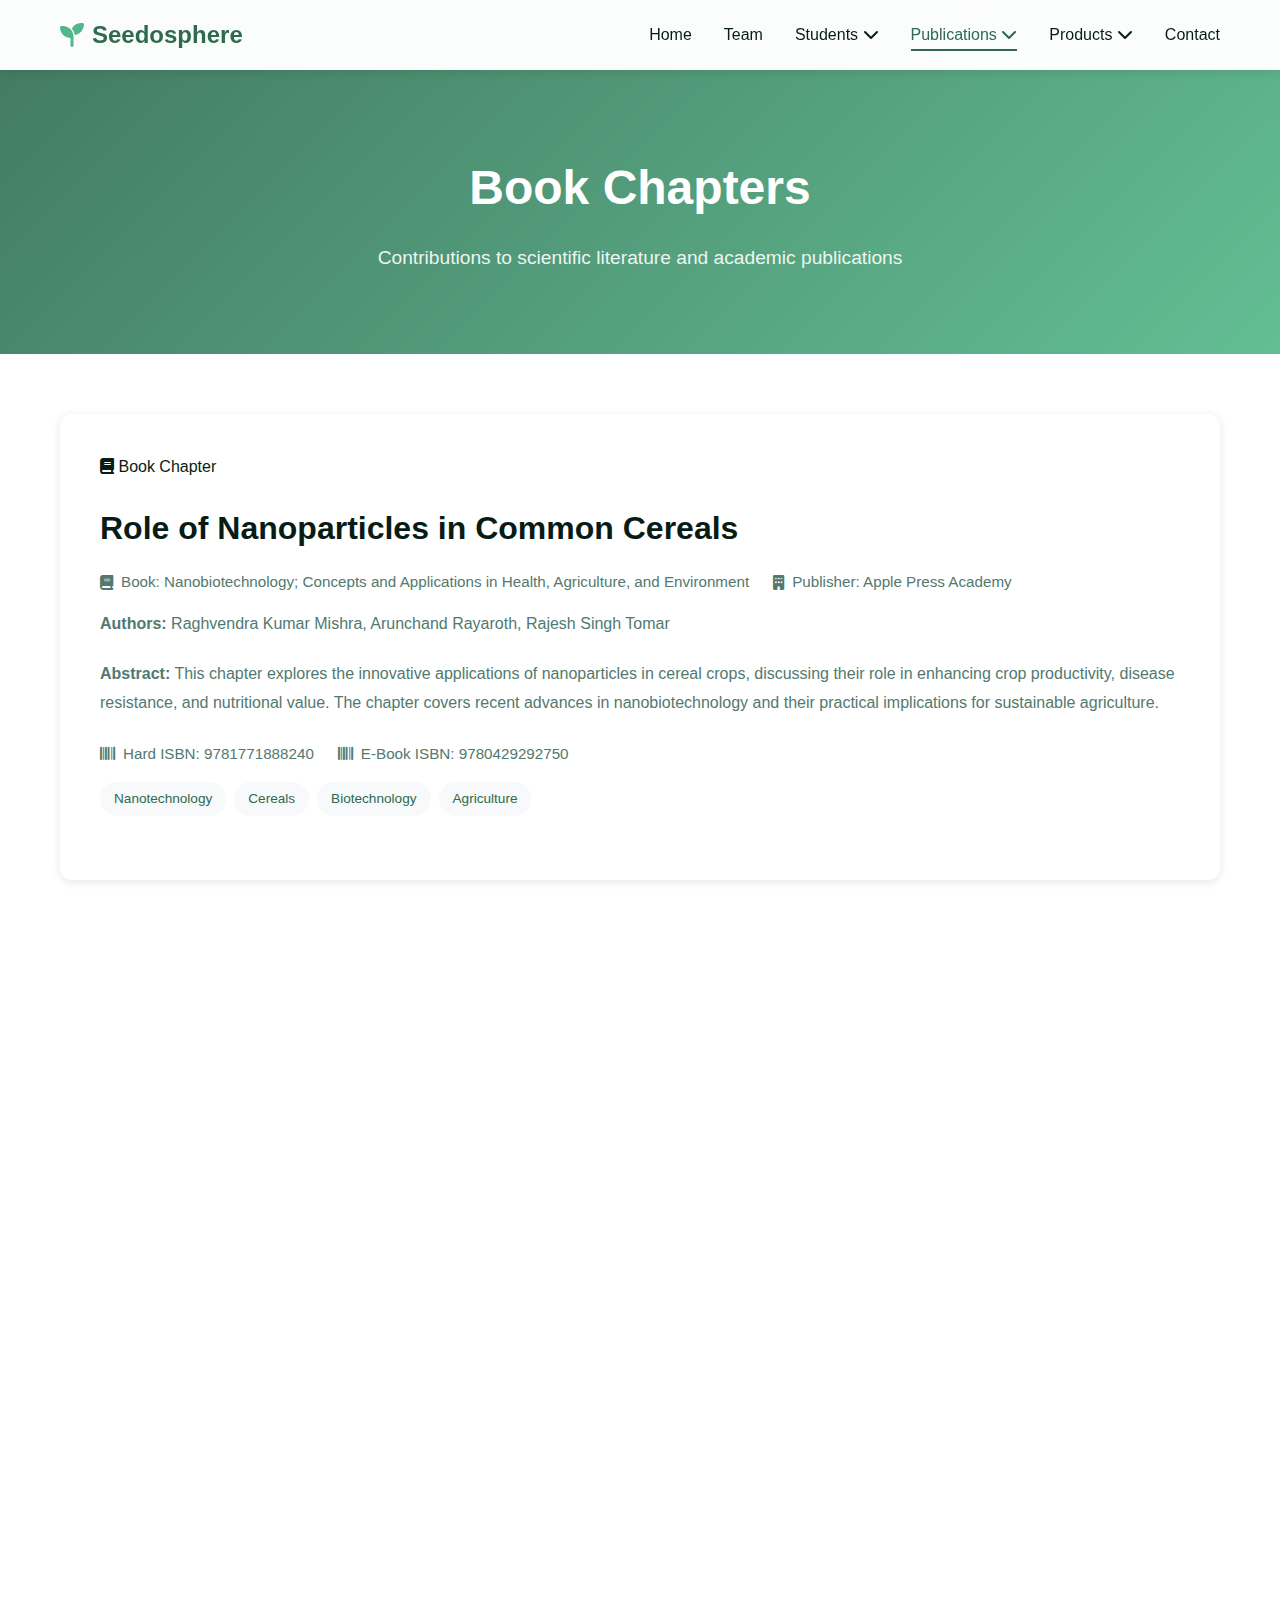
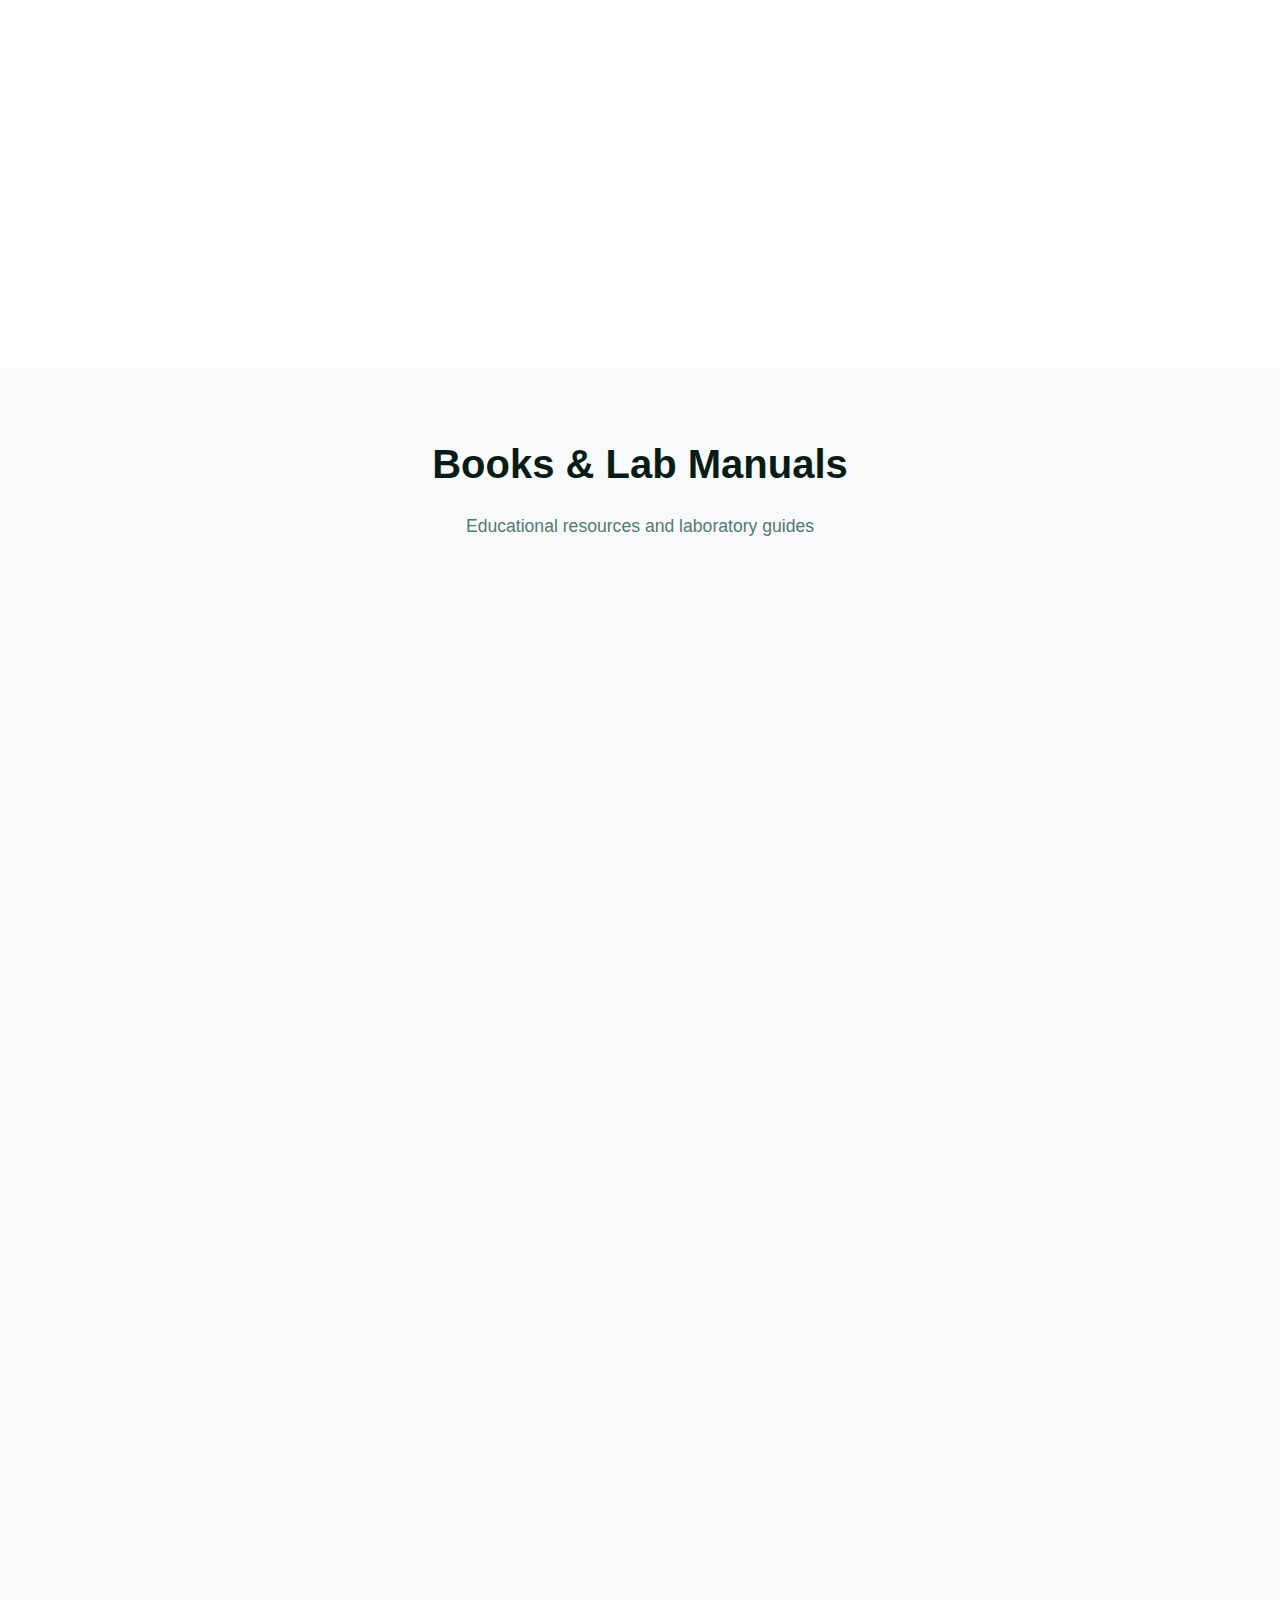
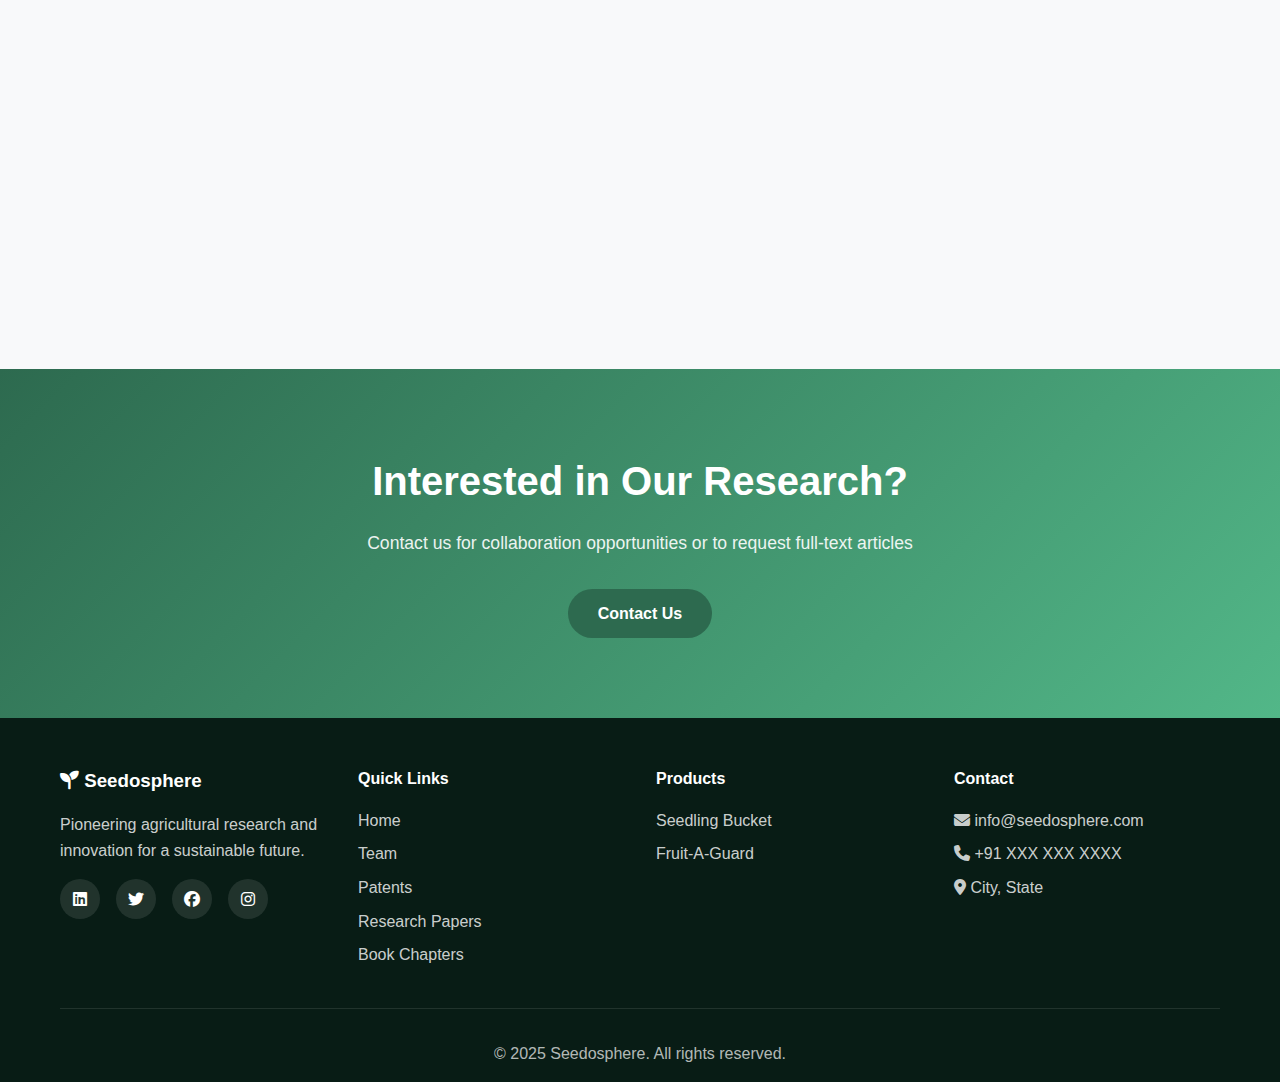
<file: book-chapters.html>
<!DOCTYPE html>
<html lang="en">
<head>
    <meta charset="UTF-8">
    <meta name="viewport" content="width=device-width, initial-scale=1.0">
    <title>Book Chapters - Seedosphere</title>
    <link rel="stylesheet" href="styles.css">
    <link rel="stylesheet" href="https://cdnjs.cloudflare.com/ajax/libs/font-awesome/6.4.0/css/all.min.css">
</head>
<body>
    <!-- Navigation -->
    <nav class="navbar">
        <div class="container">
            <div class="nav-brand">
                <i class="fas fa-seedling"></i>
                Seedosphere
            </div>
            <ul class="nav-menu">
                <li><a href="index.html" class="nav-link">Home</a></li>
                <li><a href="team.html" class="nav-link">Team</a></li>
                <li class="nav-dropdown">
                    <a href="#" class="nav-link">Students <i class="fas fa-chevron-down"></i></a>
                    <ul class="dropdown-menu">
                        <li><a href="students-ongoing.html">Ongoing</a></li>
                        <li><a href="students-completed.html">Completed</a></li>
                    </ul>
                </li>
                <li class="nav-dropdown">
                    <a href="#" class="nav-link active">Publications <i class="fas fa-chevron-down"></i></a>
                    <ul class="dropdown-menu">
                        <li><a href="patents.html">Patents</a></li>
                        <li><a href="research-papers.html">Research Papers</a></li>
                        <li><a href="book-chapters.html">Book Chapters</a></li>
                    </ul>
                </li>
                <li class="nav-dropdown">
                    <a href="#" class="nav-link">Products <i class="fas fa-chevron-down"></i></a>
                    <ul class="dropdown-menu">
                        <li><a href="seedling-bucket.html">Seedling Bucket</a></li>
                        <li><a href="fruit-a-guard.html">Fruit-A-Guard</a></li>
                        <li><a href="corn-soya-media.html">Corn Soya Based Media</a></li>
                        <li><a href="orange-jelly.html">Orange Jelly</a></li>
                    </ul>
                </li>
                <li><a href="index.html#contact" class="nav-link">Contact</a></li>
            </ul>
            <div class="hamburger">
                <span></span>
                <span></span>
                <span></span>
            </div>
        </div>
    </nav>

    <!-- Page Header -->
    <section class="page-header">
        <div class="container">
            <h1>Book Chapters</h1>
            <p>Contributions to scientific literature and academic publications</p>
        </div>
    </section>

    <!-- Book Chapters Listing -->
    <section class="publications-listing">
        <div class="container">
            <!-- Book Chapter 1 -->
            <div class="publication-detail-card">
                <div class="publication-header">
                    <div class="publication-badge book-chapter">
                        <i class="fas fa-book"></i>
                        <span>Book Chapter</span>
                    </div>
                </div>
                <h2>Role of Nanoparticles in Common Cereals</h2>
                <div class="publication-meta-info">
                    <span><i class="fas fa-book"></i> Book: Nanobiotechnology; Concepts and Applications in Health, Agriculture, and Environment</span>
                    <span><i class="fas fa-building"></i> Publisher: Apple Press Academy</span>
                </div>
                <div class="publication-authors">
                    <strong>Authors:</strong> Raghvendra Kumar Mishra, Arunchand Rayaroth, Rajesh Singh Tomar
                </div>
                <p class="publication-abstract">
                    <strong>Abstract:</strong> This chapter explores the innovative applications of nanoparticles in cereal crops, discussing their role in enhancing crop productivity, disease resistance, and nutritional value. The chapter covers recent advances in nanobiotechnology and their practical implications for sustainable agriculture.
                </p>
                <div class="publication-meta-info" style="margin-top: 1rem;">
                    <span><i class="fas fa-barcode"></i> Hard ISBN: 9781771888240</span>
                    <span><i class="fas fa-barcode"></i> E-Book ISBN: 9780429292750</span>
                </div>
                <div class="publication-tags">
                    <span class="tag">Nanotechnology</span>
                    <span class="tag">Cereals</span>
                    <span class="tag">Biotechnology</span>
                    <span class="tag">Agriculture</span>
                </div>
            </div>

            <!-- Book Chapter 2 -->
            <div class="publication-detail-card">
                <div class="publication-header">
                    <div class="publication-badge book-chapter">
                        <i class="fas fa-book"></i>
                        <span>Book Chapter</span>
                    </div>
                </div>
                <h2>Implications of Fungal Synthesis of Nanoparticles & Its Various Applications</h2>
                <div class="publication-meta-info">
                    <span><i class="fas fa-calendar"></i> Year: 2021</span>
                    <span><i class="fas fa-building"></i> Publisher: CRC Press (Taylor & Francis)</span>
                </div>
                <div class="publication-authors">
                    <strong>Authors:</strong> Monika Gupta, Rajesh Singh Tomar, Raghvendra Kumar Mishra (Corresponding Author)
                </div>
                <p class="publication-abstract">
                    <strong>Abstract:</strong> This chapter provides a comprehensive overview of fungal-mediated synthesis of nanoparticles and explores their diverse applications in medicine, agriculture, and environmental remediation. The chapter discusses the advantages of biological synthesis methods and their potential for sustainable nanotechnology development.
                </p>
                <div class="publication-tags">
                    <span class="tag">Fungal Synthesis</span>
                    <span class="tag">Nanoparticles</span>
                    <span class="tag">Green Synthesis</span>
                    <span class="tag">Biotechnology</span>
                </div>
            </div>

            <!-- Book Chapter 3 -->
            <div class="publication-detail-card">
                <div class="publication-header">
                    <div class="publication-badge book-chapter">
                        <i class="fas fa-book"></i>
                        <span>Book Chapter</span>
                    </div>
                </div>
                <h2>Microbial Linkages in the Heavy Metal Remediation</h2>
                <div class="publication-meta-info">
                    <span><i class="fas fa-book"></i> Book: Microbiomes and Plant Health: Panoply and Their Applications</span>
                    <span><i class="fas fa-calendar"></i> Year: 2021</span>
                    <span><i class="fas fa-file-alt"></i> Pages: 367-395 (Chapter 13)</span>
                </div>
                <div class="publication-authors">
                    <strong>Authors:</strong> Indranil Singh, Priya Bharti Patel, Neha Sharma, Raghvendra Kumar Mishra, R.S. Tomar, Shuchi Kaushik
                </div>
                <p class="publication-abstract">
                    <strong>Abstract:</strong> This chapter examines the crucial role of microbial communities in heavy metal remediation processes. It discusses various mechanisms employed by microorganisms for heavy metal detoxification and their applications in bioremediation strategies for contaminated soils and water bodies.
                </p>
                <div class="publication-tags">
                    <span class="tag">Bioremediation</span>
                    <span class="tag">Heavy Metals</span>
                    <span class="tag">Microbiomes</span>
                    <span class="tag">Environmental Science</span>
                </div>
            </div>
        </div>
    </section>

    <!-- Books/Lab Manuals Section -->
    <section class="publications-listing" style="background-color: #f8f9fa; padding: 4rem 0;">
        <div class="container">
            <div class="section-header">
                <h2 class="section-title">Books & Lab Manuals</h2>
                <p class="section-description">Educational resources and laboratory guides</p>
            </div>

            <!-- Book 1 -->
            <div class="publication-detail-card">
                <div class="publication-header">
                    <div class="publication-badge book-chapter">
                        <i class="fas fa-book-open"></i>
                        <span>Lab Manual</span>
                    </div>
                </div>
                <h2>Laboratory Manual of Biotechnology Volume - I</h2>
                <div class="publication-meta-info">
                    <span><i class="fas fa-calendar"></i> Year: 2014</span>
                    <span><i class="fas fa-building"></i> Publisher: Vayu Education of India</span>
                    <span><i class="fas fa-barcode"></i> ISBN: 978-93-86000-10-1</span>
                </div>
                <div class="publication-authors">
                    <strong>Editors:</strong> Rajesh Singh Tomar, Raghvendra Kumar Mishra, Shuchi Kaushik
                </div>
                <p class="publication-abstract">
                    A comprehensive laboratory manual providing detailed protocols and procedures for fundamental biotechnology experiments and techniques.
                </p>
                <div class="publication-tags">
                    <span class="tag">Biotechnology</span>
                    <span class="tag">Laboratory Manual</span>
                    <span class="tag">Education</span>
                </div>
            </div>

            <!-- Book 2 -->
            <div class="publication-detail-card">
                <div class="publication-header">
                    <div class="publication-badge book-chapter">
                        <i class="fas fa-book-open"></i>
                        <span>Lab Manual</span>
                    </div>
                </div>
                <h2>Laboratory Manual of Biotechnology Volume - III</h2>
                <div class="publication-meta-info">
                    <span><i class="fas fa-calendar"></i> Year: 2015</span>
                    <span><i class="fas fa-building"></i> Publisher: Vayu Education of India</span>
                    <span><i class="fas fa-barcode"></i> ISBN: 978-93-8507711-1</span>
                </div>
                <div class="publication-authors">
                    <strong>Editors:</strong> Rajesh Singh Tomar, Raghvendra Kumar Mishra, Anurag Jyoti
                </div>
                <p class="publication-abstract">
                    Advanced laboratory manual covering sophisticated biotechnology techniques and modern experimental approaches for advanced students and researchers.
                </p>
                <div class="publication-tags">
                    <span class="tag">Biotechnology</span>
                    <span class="tag">Laboratory Manual</span>
                    <span class="tag">Advanced Techniques</span>
                </div>
            </div>

            <!-- Proceeding -->
            <div class="publication-detail-card">
                <div class="publication-header">
                    <div class="publication-badge book-chapter">
                        <i class="fas fa-file-contract"></i>
                        <span>Proceeding</span>
                    </div>
                </div>
                <h2>Proceeding of Int-Bionano</h2>
                <div class="publication-meta-info">
                    <span><i class="fas fa-barcode"></i> ISBN: 978-93-85000-58-4</span>
                </div>
                <div class="publication-authors">
                    <strong>Role:</strong> Editor
                </div>
                <p class="publication-abstract">
                    Conference proceedings from the International Conference on Bionanotechnology, documenting cutting-edge research and developments in the field.
                </p>
                <div class="publication-tags">
                    <span class="tag">Bionanotechnology</span>
                    <span class="tag">Conference Proceeding</span>
                    <span class="tag">Research</span>
                </div>
            </div>
        </div>
    </section>

    <!-- CTA Section -->
    <section class="cta-section">
        <div class="container">
            <h2>Interested in Our Research?</h2>
            <p>Contact us for collaboration opportunities or to request full-text articles</p>
            <a href="index.html#contact" class="btn btn-primary">Contact Us</a>
        </div>
    </section>

    <!-- Footer -->
    <footer class="footer">
        <div class="container">
            <div class="footer-content">
                <div class="footer-section">
                    <h3><i class="fas fa-seedling"></i> Seedosphere</h3>
                    <p>Pioneering agricultural research and innovation for a sustainable future.</p>
                    <div class="social-links">
                        <a href="#"><i class="fab fa-linkedin"></i></a>
                        <a href="#"><i class="fab fa-twitter"></i></a>
                        <a href="#"><i class="fab fa-facebook"></i></a>
                        <a href="#"><i class="fab fa-instagram"></i></a>
                    </div>
                </div>
                <div class="footer-section">
                    <h4>Quick Links</h4>
                    <ul>
                        <li><a href="index.html">Home</a></li>
                        <li><a href="team.html">Team</a></li>
                        <li><a href="patents.html">Patents</a></li>
                        <li><a href="research-papers.html">Research Papers</a></li>
                        <li><a href="book-chapters.html">Book Chapters</a></li>
                    </ul>
                </div>
                <div class="footer-section">
                    <h4>Products</h4>
                    <ul>
                        <li><a href="seedling-bucket.html">Seedling Bucket</a></li>
                        <li><a href="fruit-a-guard.html">Fruit-A-Guard</a></li>
                    </ul>
                </div>
                <div class="footer-section">
                    <h4>Contact</h4>
                    <ul>
                        <li><i class="fas fa-envelope"></i> info@seedosphere.com</li>
                        <li><i class="fas fa-phone"></i> +91 XXX XXX XXXX</li>
                        <li><i class="fas fa-map-marker-alt"></i> City, State</li>
                    </ul>
                </div>
            </div>
            <div class="footer-bottom">
                <p>&copy; 2025 Seedosphere. All rights reserved.</p>
            </div>
        </div>
    </footer>

    <script src="script.js"></script>
</body>
</html>
</file>
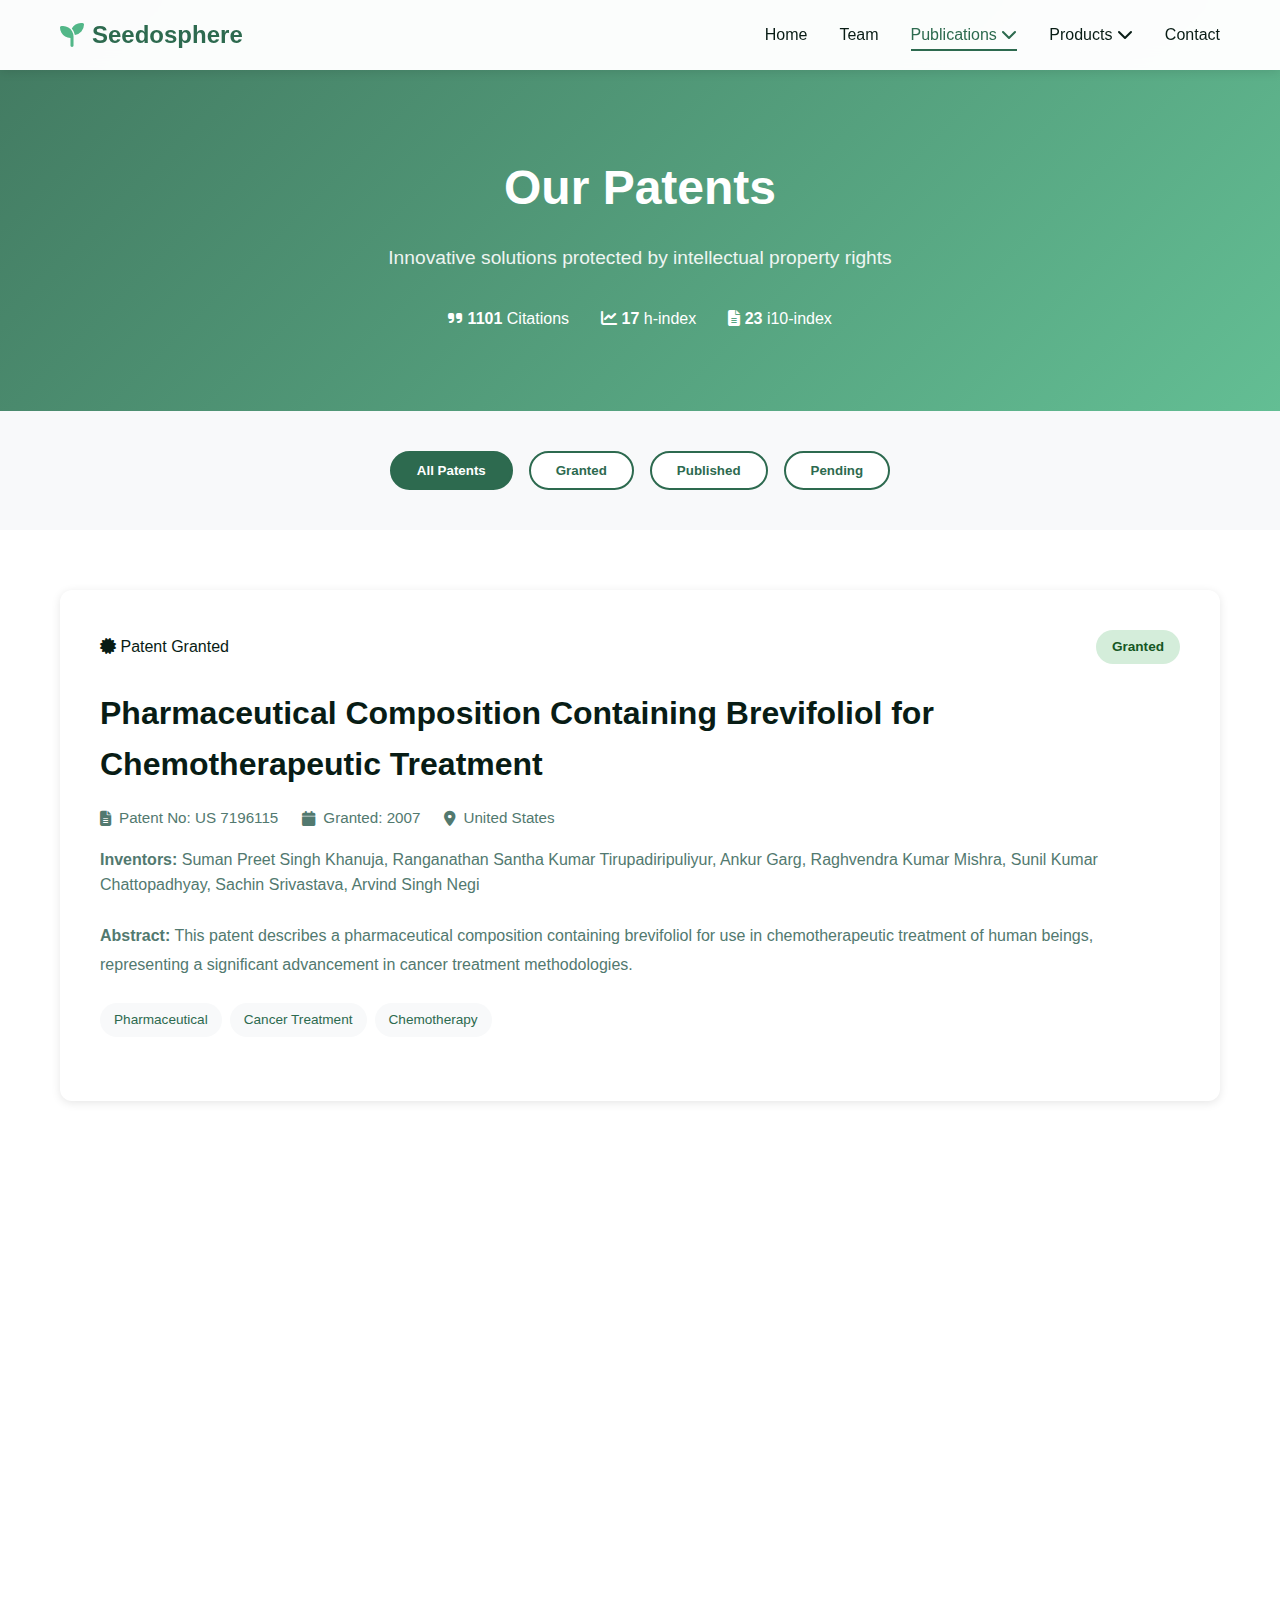
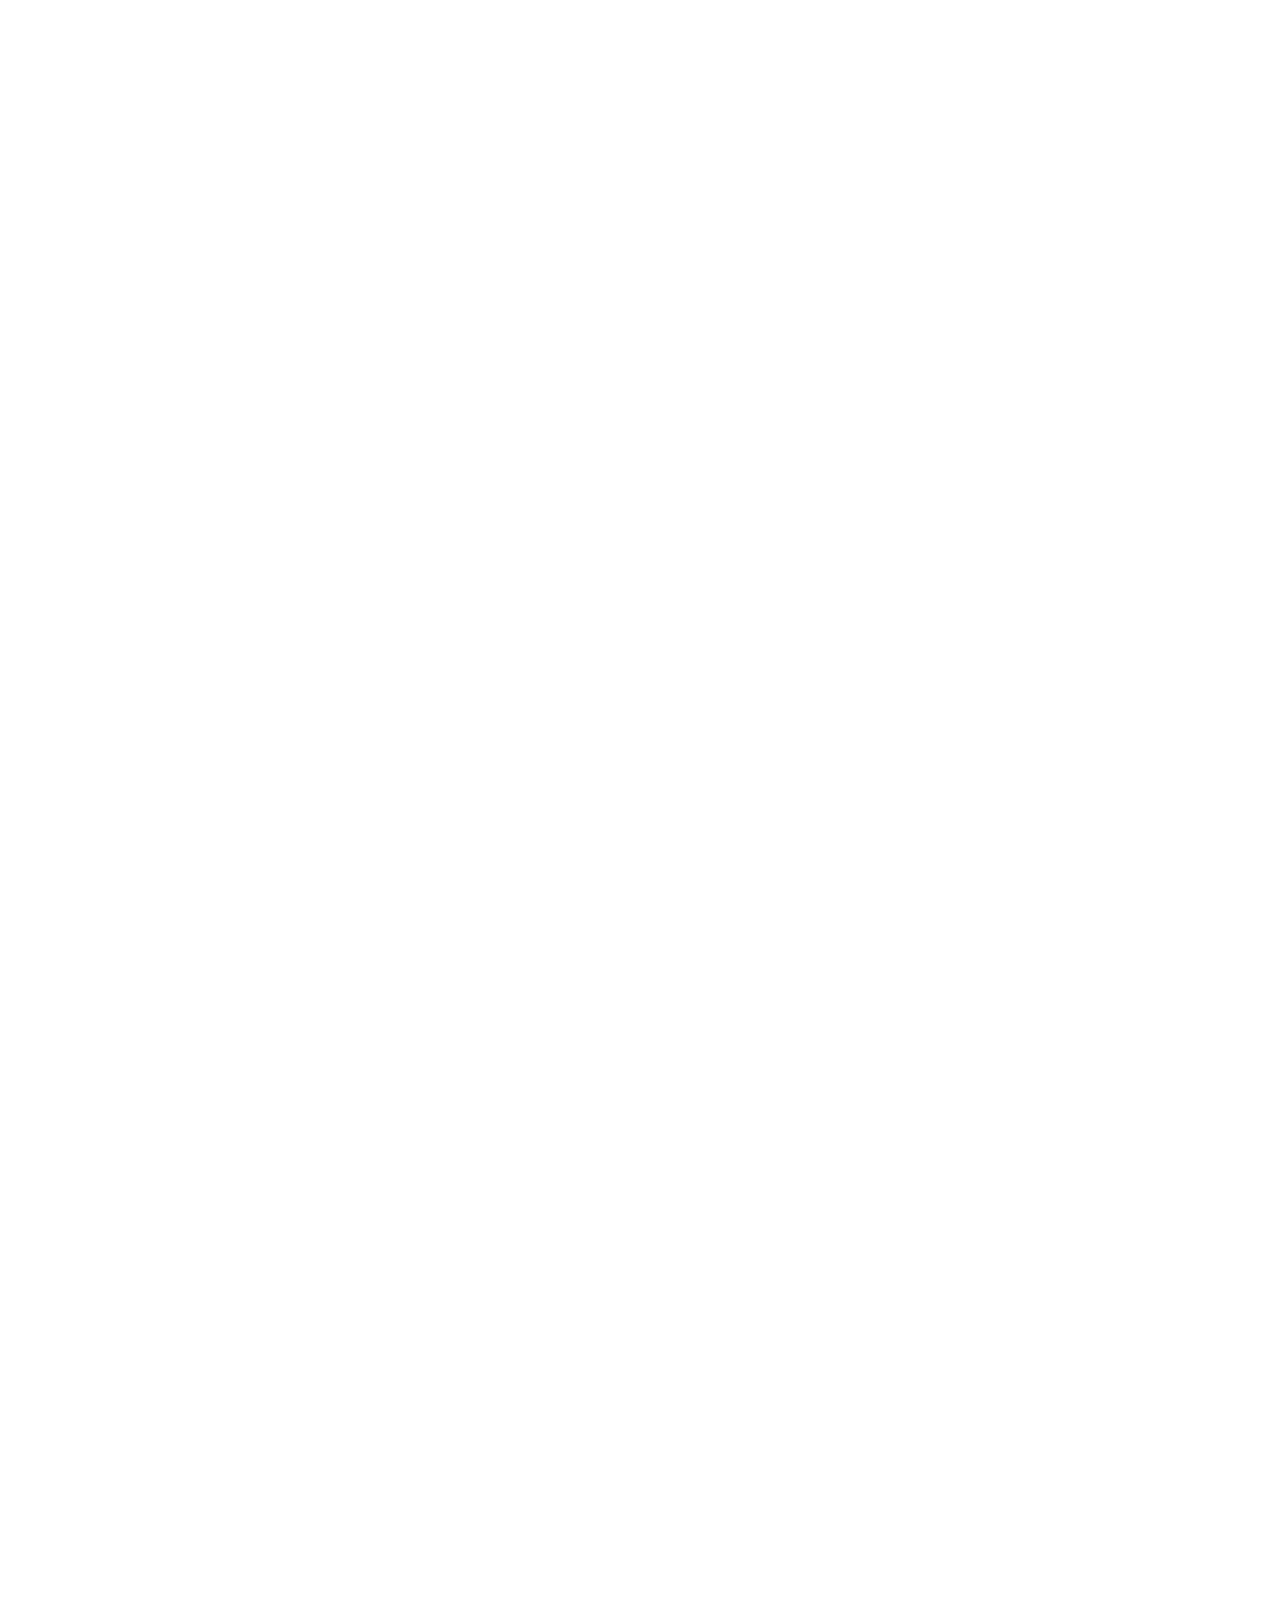
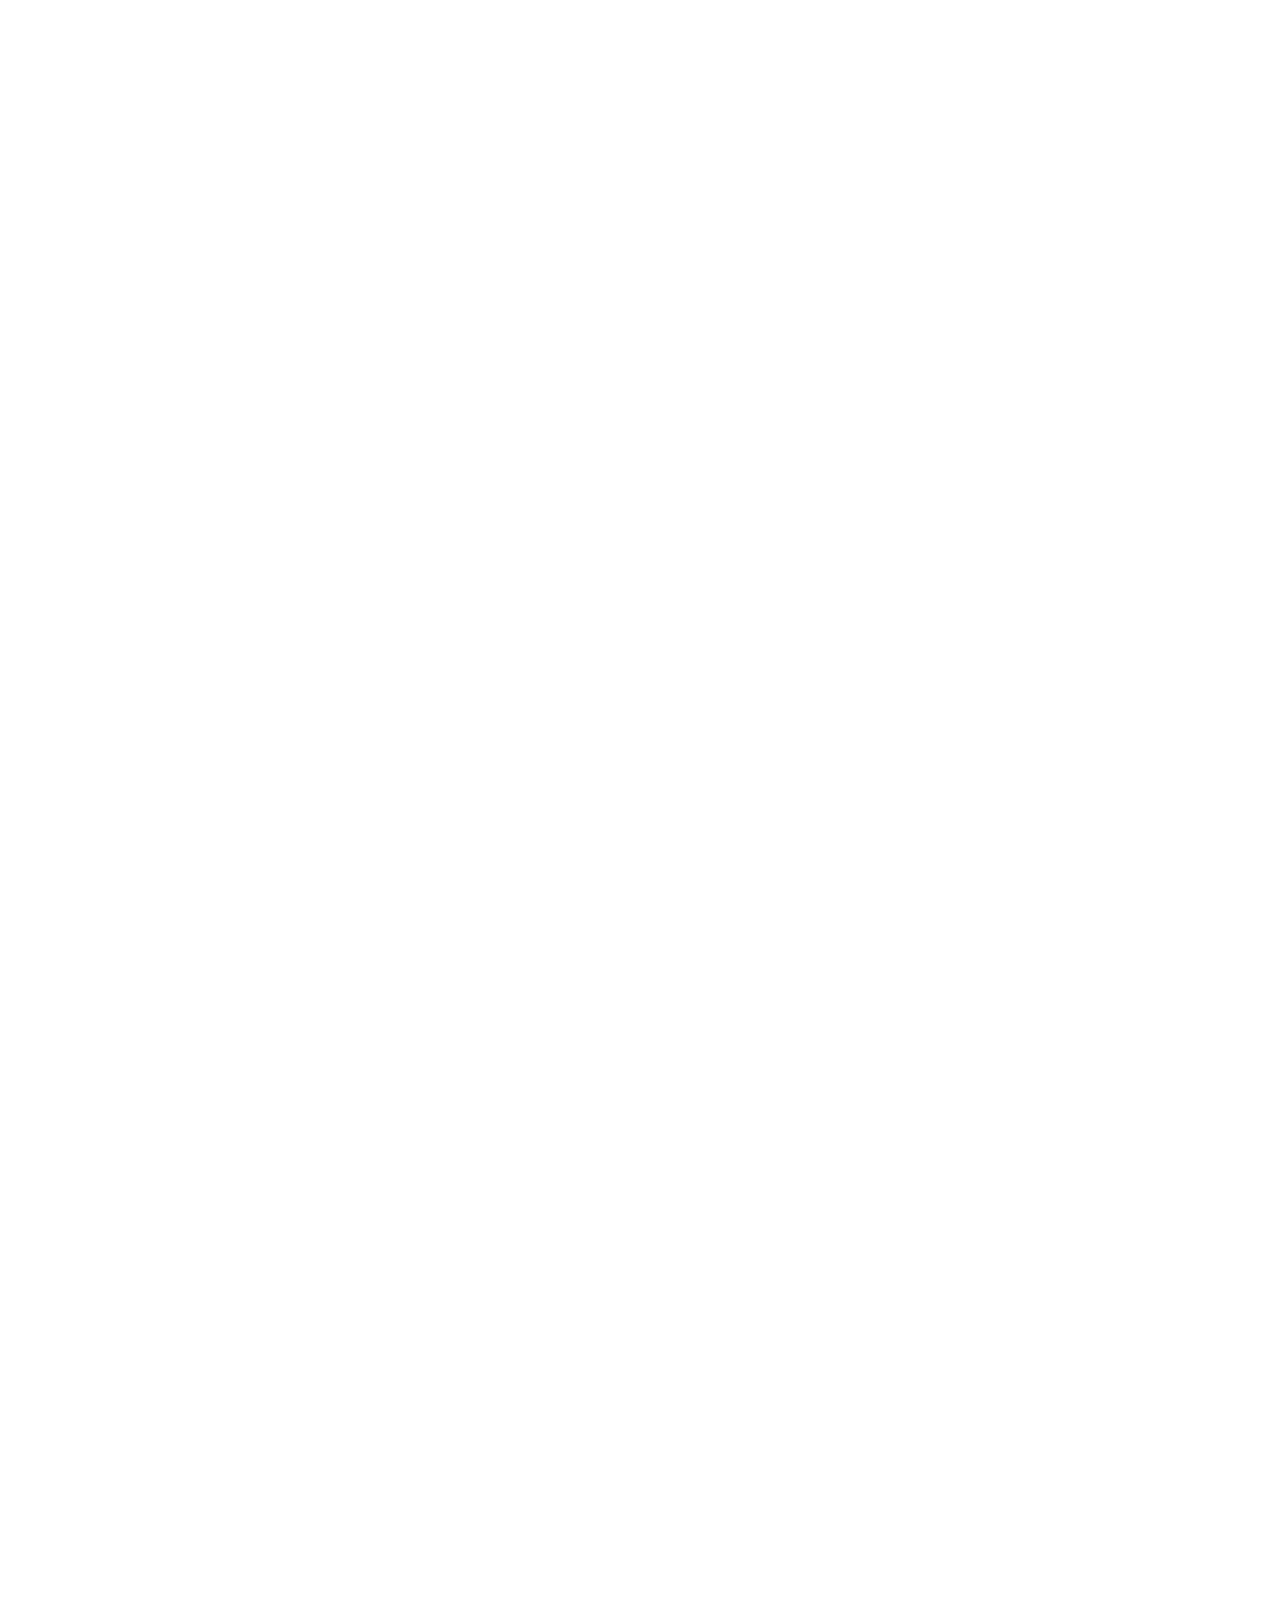
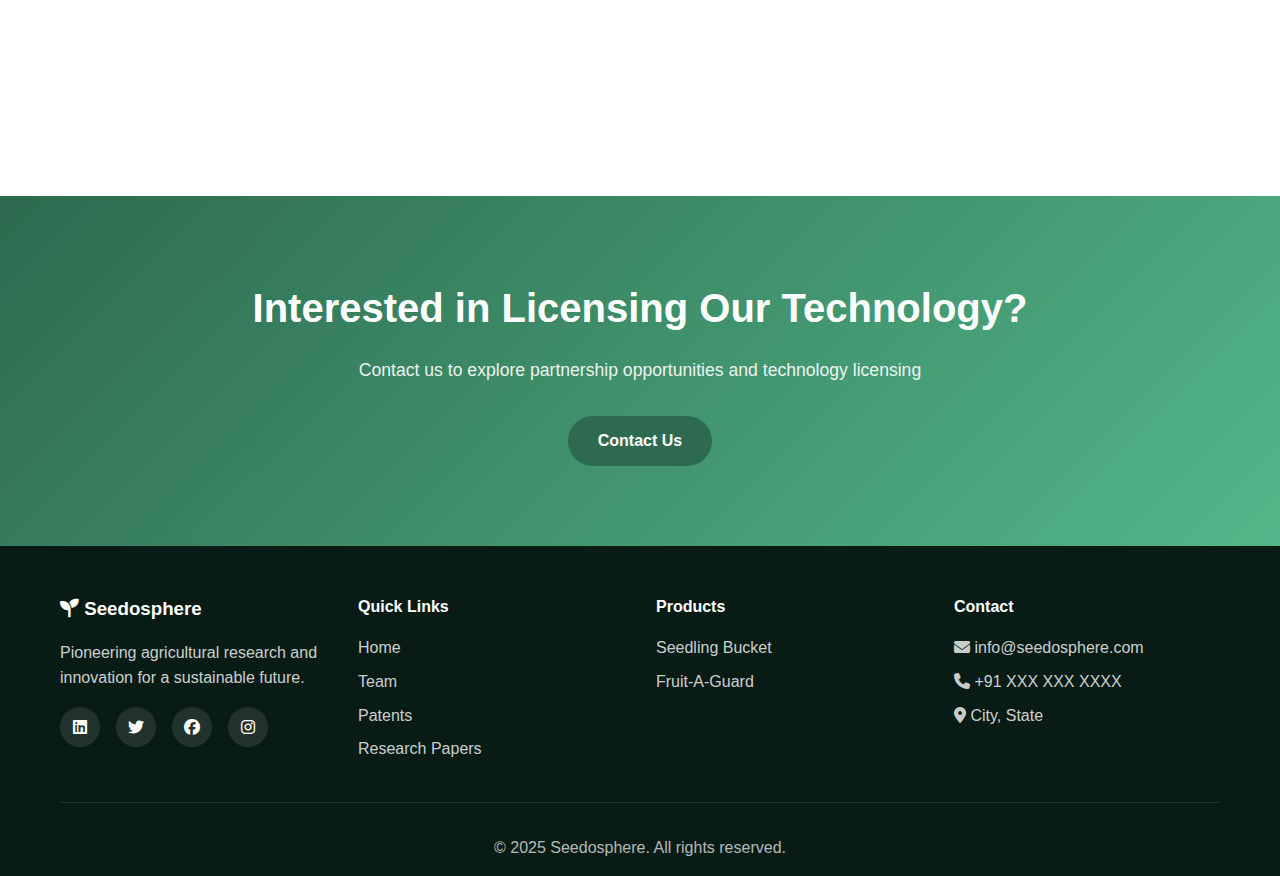
<file: patents.html>
<!DOCTYPE html>
<html lang="en">
<head>
    <meta charset="UTF-8">
    <meta name="viewport" content="width=device-width, initial-scale=1.0">
    <title>Patents - Seedosphere</title>
    <link rel="stylesheet" href="styles.css">
    <link rel="stylesheet" href="https://cdnjs.cloudflare.com/ajax/libs/font-awesome/6.4.0/css/all.min.css">
</head>
<body>
    <!-- Navigation -->
    <nav class="navbar">
        <div class="container">
            <div class="nav-brand">
                <i class="fas fa-seedling"></i>
                Seedosphere
            </div>
            <ul class="nav-menu">
                <li><a href="index.html" class="nav-link">Home</a></li>
                <li><a href="team.html" class="nav-link">Team</a></li>
                <li class="nav-dropdown">
                    <a href="#" class="nav-link active">Publications <i class="fas fa-chevron-down"></i></a>
                    <ul class="dropdown-menu">
                        <li><a href="patents.html">Patents</a></li>
                        <li><a href="research-papers.html">Research Papers</a></li>
                        <li><a href="book-chapters.html">Book Chapters</a></li>
                    </ul>
                </li>
                <li class="nav-dropdown">
                    <a href="#" class="nav-link">Products <i class="fas fa-chevron-down"></i></a>
                    <ul class="dropdown-menu">
                        <li><a href="seedling-bucket.html">Seedling Bucket</a></li>
                        <li><a href="fruit-a-guard.html">Fruit-A-Guard</a></li>
                        <li><a href="corn-soya-media.html">Corn Soya Based Media</a></li>
                        <li><a href="orange-jelly.html">Orange Jelly</a></li>
                    </ul>
                </li>
                <li><a href="index.html#contact" class="nav-link">Contact</a></li>
            </ul>
            <div class="hamburger">
                <span></span>
                <span></span>
                <span></span>
            </div>
        </div>
    </nav>

    <!-- Page Header -->
    <section class="page-header">
        <div class="container">
            <h1>Our Patents</h1>
            <p>Innovative solutions protected by intellectual property rights</p>
            <div class="stats-row" style="margin-top: 2rem; display: flex; gap: 2rem; justify-content: center; flex-wrap: wrap;">
                <div class="stat-item">
                    <i class="fas fa-quote-right"></i>
                    <strong>1101</strong> Citations
                </div>
                <div class="stat-item">
                    <i class="fas fa-chart-line"></i>
                    <strong>17</strong> h-index
                </div>
                <div class="stat-item">
                    <i class="fas fa-file-alt"></i>
                    <strong>23</strong> i10-index
                </div>
            </div>
        </div>
    </section>

    <!-- Filter Section -->
    <section class="filter-section">
        <div class="container">
            <div class="filter-controls">
                <button class="filter-btn active" data-filter="all">All Patents</button>
                <button class="filter-btn" data-filter="granted">Granted</button>
                <button class="filter-btn" data-filter="published">Published</button>
                <button class="filter-btn" data-filter="filed">Pending</button>
            </div>
        </div>
    </section>

    <!-- Patents Listing -->
    <section class="publications-listing">
        <div class="container">
            <!-- Patent 1 -->
            <div class="publication-detail-card" data-status="granted">
                <div class="publication-header">
                    <div class="publication-badge patent">
                        <i class="fas fa-certificate"></i>
                        <span>Patent Granted</span>
                    </div>
                    <div class="publication-status granted">Granted</div>
                </div>
                <h2>Pharmaceutical Composition Containing Brevifoliol for Chemotherapeutic Treatment</h2>
                <div class="publication-meta-info">
                    <span><i class="fas fa-file-alt"></i> Patent No: US 7196115</span>
                    <span><i class="fas fa-calendar"></i> Granted: 2007</span>
                    <span><i class="fas fa-map-marker-alt"></i> United States</span>
                </div>
                <div class="publication-authors">
                    <strong>Inventors:</strong> Suman Preet Singh Khanuja, Ranganathan Santha Kumar Tirupadiripuliyur, Ankur Garg, Raghvendra Kumar Mishra, Sunil Kumar Chattopadhyay, Sachin Srivastava, Arvind Singh Negi
                </div>
                <p class="publication-abstract">
                    <strong>Abstract:</strong> This patent describes a pharmaceutical composition containing brevifoliol for use in chemotherapeutic treatment of human beings, representing a significant advancement in cancer treatment methodologies.
                </p>
                <div class="publication-tags">
                    <span class="tag">Pharmaceutical</span>
                    <span class="tag">Cancer Treatment</span>
                    <span class="tag">Chemotherapy</span>
                </div>
            </div>

            <!-- Patent 2 -->
            <div class="publication-detail-card" data-status="granted">
                <div class="publication-header">
                    <div class="publication-badge patent">
                        <i class="fas fa-certificate"></i>
                        <span>Patent Granted</span>
                    </div>
                    <div class="publication-status granted">Granted</div>
                </div>
                <h2>Process for the Isolation of Oleane Compounds from Terminalia Arjuna</h2>
                <div class="publication-meta-info">
                    <span><i class="fas fa-file-alt"></i> Patent No: US 7435433</span>
                    <span><i class="fas fa-calendar"></i> Granted: 2008</span>
                    <span><i class="fas fa-map-marker-alt"></i> United States</span>
                </div>
                <div class="publication-authors">
                    <strong>Inventors:</strong> SPS Khanuja, Gupta MM, Srivastava SK, Kumar TRS, Singh D, Verma SC, Grag Ankur, Khan Merajuddin, Verma RK, Raghvendra Kumar Mishra, Singh SC
                </div>
                <p class="publication-abstract">
                    <strong>Abstract:</strong> An innovative process for the isolation of oleane compounds from the bark of arjun tree (Terminalia arjuna Roxb.), providing valuable medicinal compounds with therapeutic applications.
                </p>
                <div class="publication-tags">
                    <span class="tag">Natural Products</span>
                    <span class="tag">Medicinal Plants</span>
                    <span class="tag">Extraction Process</span>
                </div>
            </div>

            <!-- Patent 3 -->
            <div class="publication-detail-card" data-status="granted">
                <div class="publication-header">
                    <div class="publication-badge patent">
                        <i class="fas fa-certificate"></i>
                        <span>Patent Granted</span>
                    </div>
                    <div class="publication-status granted">Granted</div>
                </div>
                <h2>Plant Variety of Catharanthus Roseus Named "lli"</h2>
                <div class="publication-meta-info">
                    <span><i class="fas fa-file-alt"></i> Patent No: US 20050251887</span>
                    <span><i class="fas fa-calendar"></i> Granted: 2007</span>
                    <span><i class="fas fa-map-marker-alt"></i> United States</span>
                </div>
                <div class="publication-authors">
                    <strong>Inventors:</strong> Sushil Kumar, Shashi Pandey Rai, Sanjay Rai Kumar, Digvijay Singh, Suchi Srivastava, Raghvendra Kumar Mishra
                </div>
                <p class="publication-abstract">
                    <strong>Abstract:</strong> A novel plant variety of Catharanthus roseus with enhanced characteristics for pharmaceutical and horticultural applications.
                </p>
                <div class="publication-tags">
                    <span class="tag">Plant Breeding</span>
                    <span class="tag">Medicinal Plants</span>
                    <span class="tag">Catharanthus roseus</span>
                </div>
            </div>

            <!-- Patent 4 -->
            <div class="publication-detail-card" data-status="granted">
                <div class="publication-header">
                    <div class="publication-badge patent">
                        <i class="fas fa-certificate"></i>
                        <span>Patent Granted</span>
                    </div>
                    <div class="publication-status granted">Granted</div>
                </div>
                <h2>Improved Process for Isolation of Arjunic Acid for Cancer Treatment</h2>
                <div class="publication-meta-info">
                    <span><i class="fas fa-file-alt"></i> Patent No: WO 2007060684 A1</span>
                    <span><i class="fas fa-calendar"></i> Filed: 2007</span>
                    <span><i class="fas fa-map-marker-alt"></i> International (WIPO)</span>
                </div>
                <div class="publication-authors">
                    <strong>Inventors:</strong> Suman Preet Singh Khanuja, Madan Mohan Gupta, Santosh Kumar Srivastava, Tiruppadiripuliyur Ranga Kumar, Digvijay Singh, Subash Chandra Verma, Ankur Garg, Merajuddin Khan, Ram Kishor Verma, Raghavendra Kumar Mishra, Subhash Chandra Singh
                </div>
                <p class="publication-abstract">
                    <strong>Abstract:</strong> An improved process for the isolation of arjunic acid from the bark of Terminalia arjuna tree and its use in cancer treatment, demonstrating significant therapeutic potential.
                </p>
                <div class="publication-tags">
                    <span class="tag">Cancer Treatment</span>
                    <span class="tag">Natural Products</span>
                    <span class="tag">Medicinal Extraction</span>
                </div>
            </div>

            <!-- Patent 5 -->
            <div class="publication-detail-card" data-status="published">
                <div class="publication-header">
                    <div class="publication-badge patent">
                        <i class="fas fa-certificate"></i>
                        <span>Patent Published</span>
                    </div>
                    <div class="publication-status published">Published</div>
                </div>
                <h2>Unrefined Corn-Soya Based Growth Media for Fungal Sub-culturing</h2>
                <div class="publication-meta-info">
                    <span><i class="fas fa-file-alt"></i> Application No: 201911028756</span>
                    <span><i class="fas fa-calendar"></i> Published</span>
                    <span><i class="fas fa-map-marker-alt"></i> India</span>
                </div>
                <div class="publication-authors">
                    <strong>Inventors:</strong> Arun Chand R, Raghvendra Kumar Mishra, Rajesh Singh Tomar, Shuchi Kaushik
                </div>
                <p class="publication-abstract">
                    <strong>Abstract:</strong> An innovative unrefined corn-soya based growth media formulation designed for efficient fungal sub-culturing, providing a cost-effective and sustainable alternative to conventional media.
                </p>
                <div class="publication-tags">
                    <span class="tag">Microbiology</span>
                    <span class="tag">Culture Media</span>
                    <span class="tag">Sustainable</span>
                </div>
            </div>

            <!-- Patent 6 -->
            <div class="publication-detail-card" data-status="published">
                <div class="publication-header">
                    <div class="publication-badge patent">
                        <i class="fas fa-certificate"></i>
                        <span>Patent Published</span>
                    </div>
                    <div class="publication-status published">Published</div>
                </div>
                <h2>Process for Producing Arachidonic Acid Rich Feed Supplement</h2>
                <div class="publication-meta-info">
                    <span><i class="fas fa-file-alt"></i> Application No: 201941029795</span>
                    <span><i class="fas fa-calendar"></i> Published: 29.01.2021</span>
                    <span><i class="fas fa-map-marker-alt"></i> India</span>
                </div>
                <div class="publication-authors">
                    <strong>Inventors:</strong> Arun Rayaroth, Raghvendra Kumar Mishra, Rajesh Singh Tomar, Abhilash Nair, Puthurath Kollancheri Vimal, Shimya Vasu
                </div>
                <p class="publication-abstract">
                    <strong>Abstract:</strong> A novel process for producing arachidonic acid rich feed supplement, enhancing nutritional value and promoting animal health through bioprocessing techniques.
                </p>
                <div class="publication-tags">
                    <span class="tag">Nutrition</span>
                    <span class="tag">Feed Supplement</span>
                    <span class="tag">Bioprocessing</span>
                </div>
            </div>

            <!-- Patent 7 -->
            <div class="publication-detail-card" data-status="filed">
                <div class="publication-header">
                    <div class="publication-badge patent">
                        <i class="fas fa-certificate"></i>
                        <span>Patent Pending</span>
                    </div>
                    <div class="publication-status filed">Pending</div>
                </div>
                <h2>Development and Repurposing of Carbapenems Antibiotic Nanoparticles</h2>
                <div class="publication-meta-info">
                    <span><i class="fas fa-file-alt"></i> Application No: 202111054490</span>
                    <span><i class="fas fa-calendar"></i> Filed: 2021</span>
                    <span><i class="fas fa-map-marker-alt"></i> India</span>
                </div>
                <div class="publication-authors">
                    <strong>Inventors:</strong> Prof.(Dr.) Rajesh Singh Tomar, Dr. Raghvendra Kumar Mishra, Dr. Anurag Jyoti, Prof.(Dr.) Vikas Shrivastava, Dr. Neha Sharma
                </div>
                <p class="publication-abstract">
                    <strong>Abstract:</strong> Development and repurposing of Carbapenems antibiotic based encapsulated nanoparticles against multi-drug resistant bacteria, addressing the growing challenge of antimicrobial resistance.
                </p>
                <div class="publication-tags">
                    <span class="tag">Nanotechnology</span>
                    <span class="tag">Antibiotics</span>
                    <span class="tag">Drug Resistance</span>
                </div>
            </div>

            <!-- Patent 8 -->
            <div class="publication-detail-card" data-status="filed">
                <div class="publication-header">
                    <div class="publication-badge patent">
                        <i class="fas fa-certificate"></i>
                        <span>Patent Pending</span>
                    </div>
                    <div class="publication-status filed">Pending</div>
                </div>
                <h2>Seedling Bucket from Organic Wastes to Transport Plant Materials</h2>
                <div class="publication-meta-info">
                    <span><i class="fas fa-file-alt"></i> Application No: 202211016933</span>
                    <span><i class="fas fa-calendar"></i> Filed: 2022</span>
                    <span><i class="fas fa-map-marker-alt"></i> India</span>
                </div>
                <div class="publication-authors">
                    <strong>Inventors:</strong> Prof.(Dr.) Raghvendra Kumar Mishra, Prof.(Dr.) Rajesh Singh Tomar, Dr. Pallavi Singh Chauhan, Dr. Anurag Jyoti
                </div>
                <p class="publication-abstract">
                    <strong>Abstract:</strong> An innovative seedling bucket manufactured from organic wastes for safe transportation of plant materials, promoting sustainability and reducing plastic waste in agriculture.
                </p>
                <div class="publication-tags">
                    <span class="tag">Sustainable Agriculture</span>
                    <span class="tag">Waste Management</span>
                    <span class="tag">Plant Transportation</span>
                </div>
            </div>

            <!-- Patent 9 -->
            <div class="publication-detail-card" data-status="filed">
                <div class="publication-header">
                    <div class="publication-badge patent">
                        <i class="fas fa-certificate"></i>
                        <span>Patent Pending</span>
                    </div>
                    <div class="publication-status filed">Pending</div>
                </div>
                <h2>Production of High Protein Antioxidant Rich Functional Food</h2>
                <div class="publication-meta-info">
                    <span><i class="fas fa-file-alt"></i> Application No: 202311010214</span>
                    <span><i class="fas fa-calendar"></i> Filed: 2023</span>
                    <span><i class="fas fa-map-marker-alt"></i> India</span>
                </div>
                <div class="publication-authors">
                    <strong>Inventors:</strong> Prof.(Dr.) Raghvendra Kumar Mishra, Dr. Sabhyata Bhatia, Prof.(Dr.) Rajesh Singh Tomar, Ms. Anamika, Dr. Raghvendra Saxena
                </div>
                <p class="publication-abstract">
                    <strong>Abstract:</strong> Production process for high protein, antioxidant rich functional food with antimicrobial properties, contributing to nutritional security and food safety.
                </p>
                <div class="publication-tags">
                    <span class="tag">Functional Food</span>
                    <span class="tag">Nutrition</span>
                    <span class="tag">Antimicrobial</span>
                </div>
            </div>
        </div>
    </section>

    <!-- CTA Section -->
    <section class="cta-section">
        <div class="container">
            <h2>Interested in Licensing Our Technology?</h2>
            <p>Contact us to explore partnership opportunities and technology licensing</p>
            <a href="index.html#contact" class="btn btn-primary">Contact Us</a>
        </div>
    </section>

    <!-- Footer -->
    <footer class="footer">
        <div class="container">
            <div class="footer-content">
                <div class="footer-section">
                    <h3><i class="fas fa-seedling"></i> Seedosphere</h3>
                    <p>Pioneering agricultural research and innovation for a sustainable future.</p>
                    <div class="social-links">
                        <a href="#"><i class="fab fa-linkedin"></i></a>
                        <a href="#"><i class="fab fa-twitter"></i></a>
                        <a href="#"><i class="fab fa-facebook"></i></a>
                        <a href="#"><i class="fab fa-instagram"></i></a>
                    </div>
                </div>
                <div class="footer-section">
                    <h4>Quick Links</h4>
                    <ul>
                        <li><a href="index.html">Home</a></li>
                        <li><a href="team.html">Team</a></li>
                        <li><a href="patents.html">Patents</a></li>
                        <li><a href="research-papers.html">Research Papers</a></li>
                    </ul>
                </div>
                <div class="footer-section">
                    <h4>Products</h4>
                    <ul>
                        <li><a href="seedling-bucket.html">Seedling Bucket</a></li>
                        <li><a href="fruit-a-guard.html">Fruit-A-Guard</a></li>
                    </ul>
                </div>
                <div class="footer-section">
                    <h4>Contact</h4>
                    <ul>
                        <li><i class="fas fa-envelope"></i> info@seedosphere.com</li>
                        <li><i class="fas fa-phone"></i> +91 XXX XXX XXXX</li>
                        <li><i class="fas fa-map-marker-alt"></i> City, State</li>
                    </ul>
                </div>
            </div>
            <div class="footer-bottom">
                <p>&copy; 2025 Seedosphere. All rights reserved.</p>
            </div>
        </div>
    </footer>

    <script src="script.js"></script>
</body>
</html>
</file>
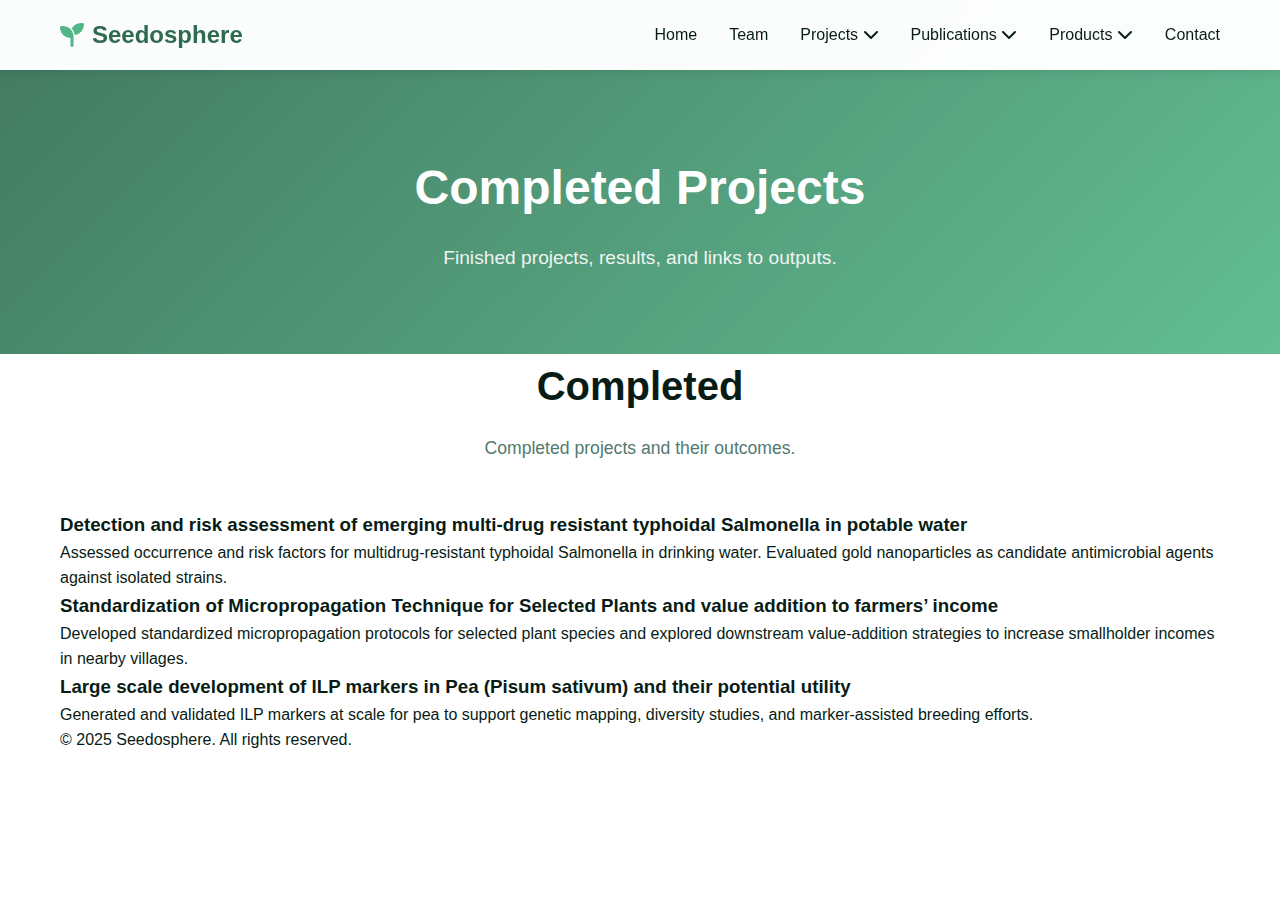
<file: projects-completed.html>
<!DOCTYPE html>
<html lang="en">
<head>
    <meta charset="UTF-8">
    <meta name="viewport" content="width=device-width, initial-scale=1.0">
    <title>Completed Projects - Seedosphere</title>
    <link rel="stylesheet" href="styles.css">
    <link rel="stylesheet" href="https://cdnjs.cloudflare.com/ajax/libs/font-awesome/6.4.0/css/all.min.css">
</head>
<body>
    <!-- Navigation -->
    <nav class="navbar">
        <div class="container">
            <div class="nav-brand">
                <i class="fas fa-seedling"></i>
                Seedosphere
            </div>
            <ul class="nav-menu">
                <li><a href="index.html" class="nav-link">Home</a></li>
                <li><a href="team.html" class="nav-link">Team</a></li>
                <li class="nav-dropdown">
                    <a href="#" class="nav-link">Projects <i class="fas fa-chevron-down"></i></a>
                    <ul class="dropdown-menu">
                        <li><a href="projects.html">Overview</a></li>
                        <li><a href="projects-running.html">Running Projects</a></li>
                        <li><a href="projects-completed.html" class="active">Completed Projects</a></li>
                    </ul>
                </li>
                <li class="nav-dropdown">
                    <a href="#" class="nav-link">Publications <i class="fas fa-chevron-down"></i></a>
                    <ul class="dropdown-menu">
                        <li><a href="patents.html">Patents</a></li>
                        <li><a href="research-papers.html">Research Papers</a></li>
                        <li><a href="book-chapters.html">Book Chapters</a></li>
                    </ul>
                </li>
                <li class="nav-dropdown">
                    <a href="#" class="nav-link">Products <i class="fas fa-chevron-down"></i></a>
                    <ul class="dropdown-menu">
                        <li><a href="seedling-bucket.html">Seedling Bucket</a></li>
                        <li><a href="fruit-a-guard.html">Fruit-A-Guard</a></li>
                        <li><a href="corn-soya-media.html">Corn Soya Based Media</a></li>
                        <li><a href="orange-jelly.html">Orange Jelly</a></li>
                    </ul>
                </li>
                <li><a href="index.html#contact" class="nav-link">Contact</a></li>
            </ul>
            <div class="hamburger">
                <span></span>
                <span></span>
                <span></span>
            </div>
        </div>
    </nav>

    <section class="page-header">
        <div class="container">
            <h1>Completed Projects</h1>
            <p>Finished projects, results, and links to outputs.</p>
        </div>
    </section>

    <section class="projects-list container">
        <div class="section-header">
            <h2 class="section-title">Completed</h2>
            <p class="section-description">Completed projects and their outcomes.</p>
        </div>

        <div class="projects-grid">
            <div class="project-card project-completed">
                <h3>Detection and risk assessment of emerging multi-drug resistant typhoidal Salmonella in potable water</h3>
                <p>Assessed occurrence and risk factors for multidrug-resistant typhoidal Salmonella in drinking water. Evaluated gold nanoparticles as candidate antimicrobial agents against isolated strains.</p>
                
            </div>

            <div class="project-card project-completed">
                <h3>Standardization of Micropropagation Technique for Selected Plants and value addition to farmers’ income</h3>
                <p>Developed standardized micropropagation protocols for selected plant species and explored downstream value-addition strategies to increase smallholder incomes in nearby villages.</p>
                
            </div>

            <div class="project-card project-completed">
                <h3>Large scale development of ILP markers in Pea (Pisum sativum) and their potential utility</h3>
                <p>Generated and validated ILP markers at scale for pea to support genetic mapping, diversity studies, and marker-assisted breeding efforts.</p>
                
            </div>
        </div>
    </section>

    <footer class="site-footer">
        <div class="container">
            <p>&copy; 2025 Seedosphere. All rights reserved.</p>
        </div>
    </footer>
</body>
</html>
</file>
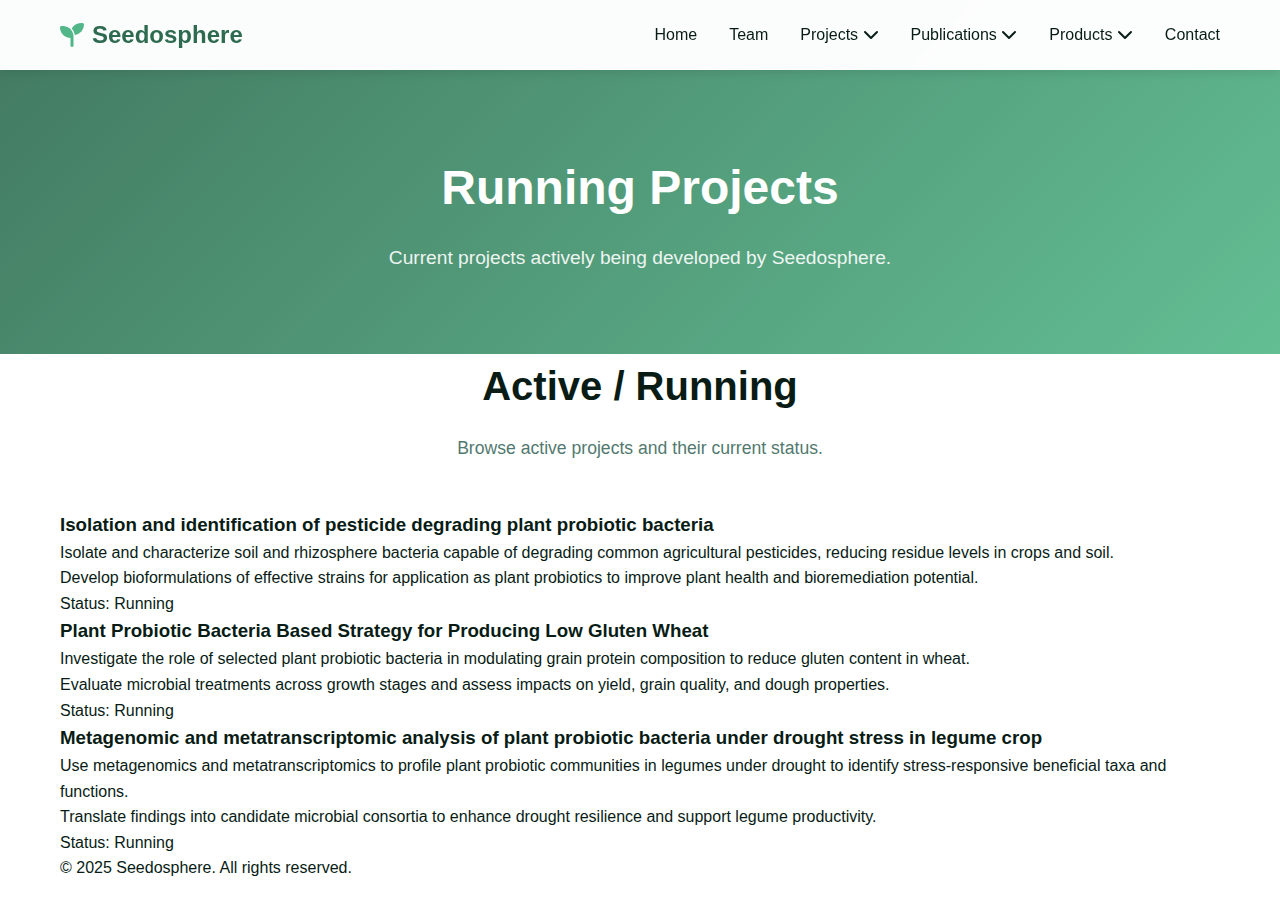
<file: projects-running.html>
<!DOCTYPE html>
<html lang="en">
<head>
    <meta charset="UTF-8">
    <meta name="viewport" content="width=device-width, initial-scale=1.0">
    <title>Running Projects - Seedosphere</title>
    <link rel="stylesheet" href="styles.css">
    <link rel="stylesheet" href="https://cdnjs.cloudflare.com/ajax/libs/font-awesome/6.4.0/css/all.min.css">
</head>
<body>
    <!-- Navigation -->
    <nav class="navbar">
        <div class="container">
            <div class="nav-brand">
                <i class="fas fa-seedling"></i>
                Seedosphere
            </div>
            <ul class="nav-menu">
                <li><a href="index.html" class="nav-link">Home</a></li>
                <li><a href="team.html" class="nav-link">Team</a></li>
                <li class="nav-dropdown">
                    <a href="#" class="nav-link">Projects <i class="fas fa-chevron-down"></i></a>
                    <ul class="dropdown-menu">
                        <li><a href="projects-running.html" class="active">Running Projects</a></li>
                        <li><a href="projects-completed.html">Completed Projects</a></li>
                    </ul>
                </li>
                <li class="nav-dropdown">
                    <a href="#" class="nav-link">Publications <i class="fas fa-chevron-down"></i></a>
                    <ul class="dropdown-menu">
                        <li><a href="patents.html">Patents</a></li>
                        <li><a href="research-papers.html">Research Papers</a></li>
                        <li><a href="book-chapters.html">Book Chapters</a></li>
                    </ul>
                </li>
                <li class="nav-dropdown">
                    <a href="#" class="nav-link">Products <i class="fas fa-chevron-down"></i></a>
                    <ul class="dropdown-menu">
                        <li><a href="seedling-bucket.html">Seedling Bucket</a></li>
                        <li><a href="fruit-a-guard.html">Fruit-A-Guard</a></li>
                        <li><a href="corn-soya-media.html">Corn Soya Based Media</a></li>
                        <li><a href="orange-jelly.html">Orange Jelly</a></li>
                    </ul>
                </li>
                <li><a href="index.html#contact" class="nav-link">Contact</a></li>
            </ul>
            <div class="hamburger">
                <span></span>
                <span></span>
                <span></span>
            </div>
        </div>
    </nav>

    <section class="page-header">
        <div class="container">
            <h1>Running Projects</h1>
            <p>Current projects actively being developed by Seedosphere.</p>
        </div>
    </section>

    <section class="projects-list container">
        <div class="section-header">
            <h2 class="section-title">Active / Running</h2>
            <p class="section-description">Browse active projects and their current status.</p>
        </div>

        <div class="projects-grid">
            <div class="project-card project-running">
                <h3>Isolation and identification of pesticide degrading plant probiotic bacteria</h3>
                <p>Isolate and characterize soil and rhizosphere bacteria capable of degrading common agricultural pesticides, reducing residue levels in crops and soil.</p>
                <p>Develop bioformulations of effective strains for application as plant probiotics to improve plant health and bioremediation potential.</p>
                <p class="project-meta">Status: Running</p>
            </div>

            <div class="project-card project-running">
                <h3>Plant Probiotic Bacteria Based Strategy for Producing Low Gluten Wheat</h3>
                <p>Investigate the role of selected plant probiotic bacteria in modulating grain protein composition to reduce gluten content in wheat.</p>
                <p>Evaluate microbial treatments across growth stages and assess impacts on yield, grain quality, and dough properties.</p>
                <p class="project-meta">Status: Running</p>
            </div>

            <div class="project-card project-running">
                <h3>Metagenomic and metatranscriptomic analysis of plant probiotic bacteria under drought stress in legume crop</h3>
                <p>Use metagenomics and metatranscriptomics to profile plant probiotic communities in legumes under drought to identify stress-responsive beneficial taxa and functions.</p>
                <p>Translate findings into candidate microbial consortia to enhance drought resilience and support legume productivity.</p>
                <p class="project-meta">Status: Running</p>
            </div>
        </div>
    </section>

    <footer class="site-footer">
        <div class="container">
            <p>&copy; 2025 Seedosphere. All rights reserved.</p>
        </div>
    </footer>
</body>
</html>
</file>
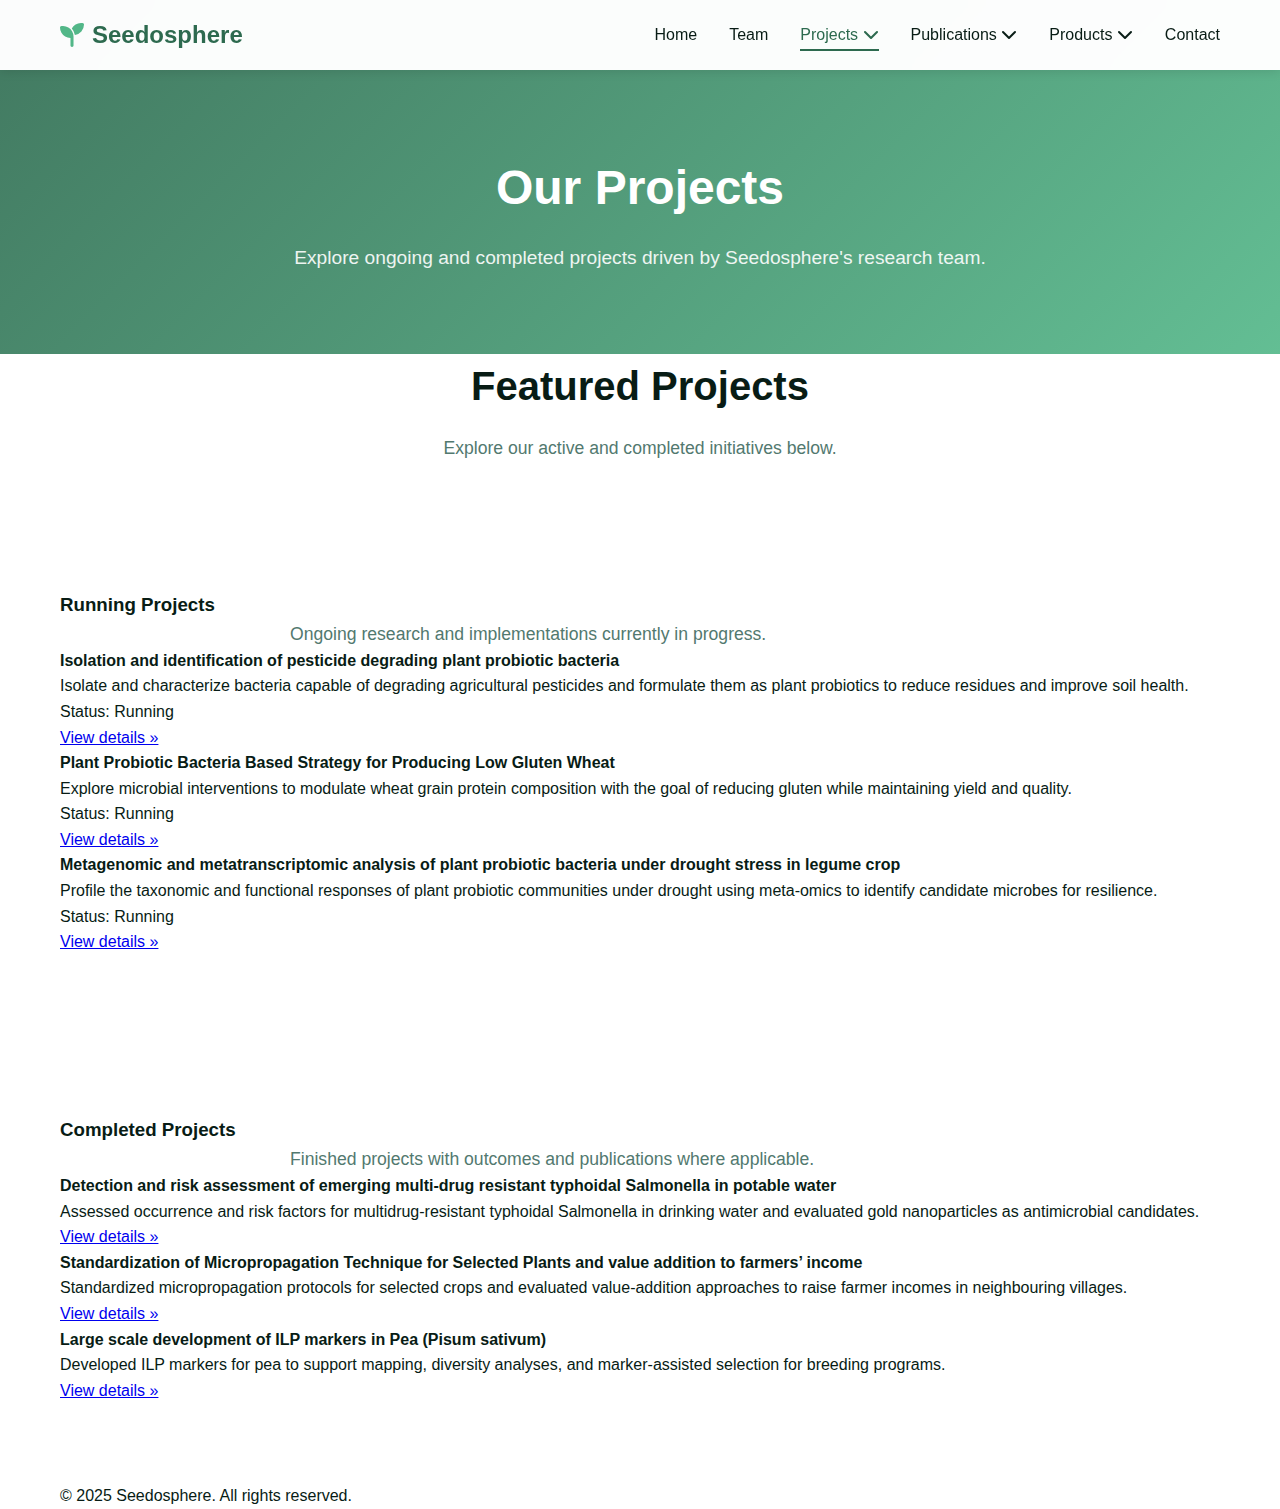
<file: projects.html>
<!DOCTYPE html>
<html lang="en">
<head>
    <meta charset="UTF-8">
    <meta name="viewport" content="width=device-width, initial-scale=1.0">
    <title>Projects - Seedosphere</title>
    <link rel="stylesheet" href="styles.css">
    <link rel="stylesheet" href="https://cdnjs.cloudflare.com/ajax/libs/font-awesome/6.4.0/css/all.min.css">
</head>
<body>
    <!-- Navigation -->
       <nav class="navbar">
        <div class="container">
            <div class="nav-brand">
                <i class="fas fa-seedling"></i>
                Seedosphere
            </div>
            <ul class="nav-menu">
                <li><a href="index.html" class="nav-link">Home</a></li>
                <li><a href="team.html" class="nav-link">Team</a></li>
                <li class="nav-dropdown">
                    <a href="#" class="nav-link active">Projects <i class="fas fa-chevron-down"></i></a>
                    <ul class="dropdown-menu">
                        <li><a href="projects.html">Overview</a></li>
                        <li><a href="projects-running.html">Running Projects</a></li>
                        <li><a href="projects-completed.html">Completed Projects</a></li>
                    </ul>
                </li>
                <li class="nav-dropdown">
                    <a href="#" class="nav-link">Publications <i class="fas fa-chevron-down"></i></a>
                    <ul class="dropdown-menu">
                        <li><a href="patents.html">Patents</a></li>
                        <li><a href="research-papers.html">Research Papers</a></li>
                        <li><a href="book-chapters.html">Book Chapters</a></li>
                    </ul>
                </li>
                <li class="nav-dropdown">
                    <a href="#" class="nav-link">Products <i class="fas fa-chevron-down"></i></a>
                    <ul class="dropdown-menu">
                        <li><a href="seedling-bucket.html">Seedling Bucket</a></li>
                        <li><a href="fruit-a-guard.html">Fruit-A-Guard</a></li>
                        <li><a href="corn-soya-media.html">Corn Soya Based Media</a></li>
                        <li><a href="orange-jelly.html">Orange Jelly</a></li>
                    </ul>
                </li>
                <li><a href="index.html#contact" class="nav-link">Contact</a></li>
            </ul>
            <div class="hamburger">
                <span></span>
                <span></span>
                <span></span>
            </div>
        </div>
    </nav>

    <section class="page-header">
        <div class="container">
            <h1>Our Projects</h1>
            <p>Explore ongoing and completed projects driven by Seedosphere's research team.</p>
        </div>
    </section>

    <section class="projects-list container">
        <div class="section-header">
            <h2 class="section-title">Featured Projects</h2>
            <p class="section-description">Explore our active and completed initiatives below.</p>
        </div>

        <section id="running" class="projects-section">
            <h3 class="projects-subtitle">Running Projects</h3>
            <p class="section-description">Ongoing research and implementations currently in progress.</p>
            <div class="projects-grid projects-running">
                <div class="project-card project-running">
                    <h4>Isolation and identification of pesticide degrading plant probiotic bacteria</h4>
                    <p>Isolate and characterize bacteria capable of degrading agricultural pesticides and formulate them as plant probiotics to reduce residues and improve soil health.</p>
                    <p class="project-meta">Status: Running</p>
                    <p><a href="projects-running.html">View details &raquo;</a></p>
                </div>
                <div class="project-card project-running">
                    <h4>Plant Probiotic Bacteria Based Strategy for Producing Low Gluten Wheat</h4>
                    <p>Explore microbial interventions to modulate wheat grain protein composition with the goal of reducing gluten while maintaining yield and quality.</p>
                    <p class="project-meta">Status: Running</p>
                    <p><a href="projects-running.html">View details &raquo;</a></p>
                </div>
                <div class="project-card project-running">
                    <h4>Metagenomic and metatranscriptomic analysis of plant probiotic bacteria under drought stress in legume crop</h4>
                    <p>Profile the taxonomic and functional responses of plant probiotic communities under drought using meta-omics to identify candidate microbes for resilience.</p>
                    <p class="project-meta">Status: Running</p>
                    <p><a href="projects-running.html">View details &raquo;</a></p>
                </div>
            </div>
        </section>

        <section id="completed" class="projects-section">
            <h3 class="projects-subtitle">Completed Projects</h3>
            <p class="section-description">Finished projects with outcomes and publications where applicable.</p>
            <div class="projects-grid projects-completed">
                <div class="project-card project-completed">
                    <h4>Detection and risk assessment of emerging multi-drug resistant typhoidal Salmonella in potable water</h4>
                    <p>Assessed occurrence and risk factors for multidrug-resistant typhoidal Salmonella in drinking water and evaluated gold nanoparticles as antimicrobial candidates.</p>
                    
                    <p><a href="projects-completed.html">View details &raquo;</a></p>
                </div>
                <div class="project-card project-completed">
                    <h4>Standardization of Micropropagation Technique for Selected Plants and value addition to farmers’ income</h4>
                    <p>Standardized micropropagation protocols for selected crops and evaluated value-addition approaches to raise farmer incomes in neighbouring villages.</p>
                    
                    <p><a href="projects-completed.html">View details &raquo;</a></p>
                </div>
                <div class="project-card project-completed">
                    <h4>Large scale development of ILP markers in Pea (Pisum sativum)</h4>
                    <p>Developed ILP markers for pea to support mapping, diversity analyses, and marker-assisted selection for breeding programs.</p>
                    
                    <p><a href="projects-completed.html">View details &raquo;</a></p>
                </div>
            </div>
        </section>
    </section>

    <footer class="site-footer">
        <div class="container">
            <p>&copy; 2025 Seedosphere. All rights reserved.</p>
        </div>
    </footer>
</body>
</html>
</file>
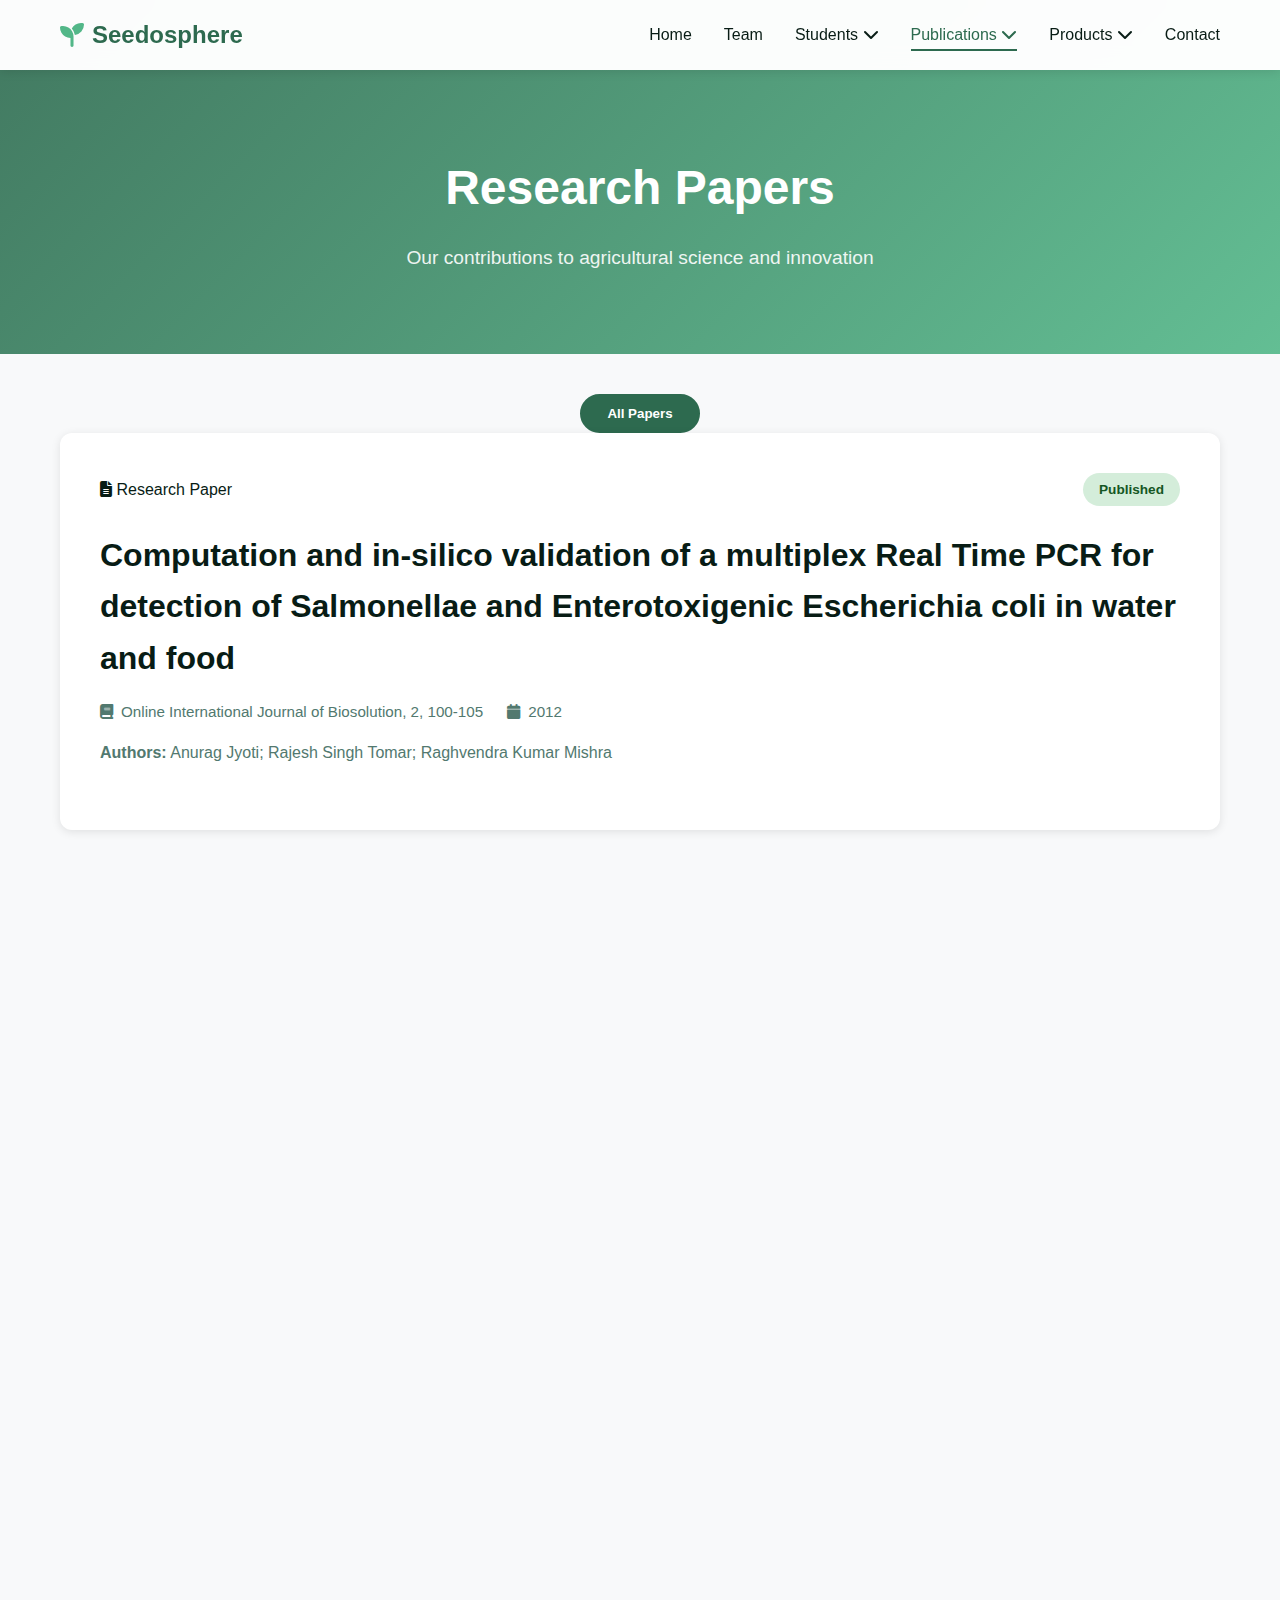
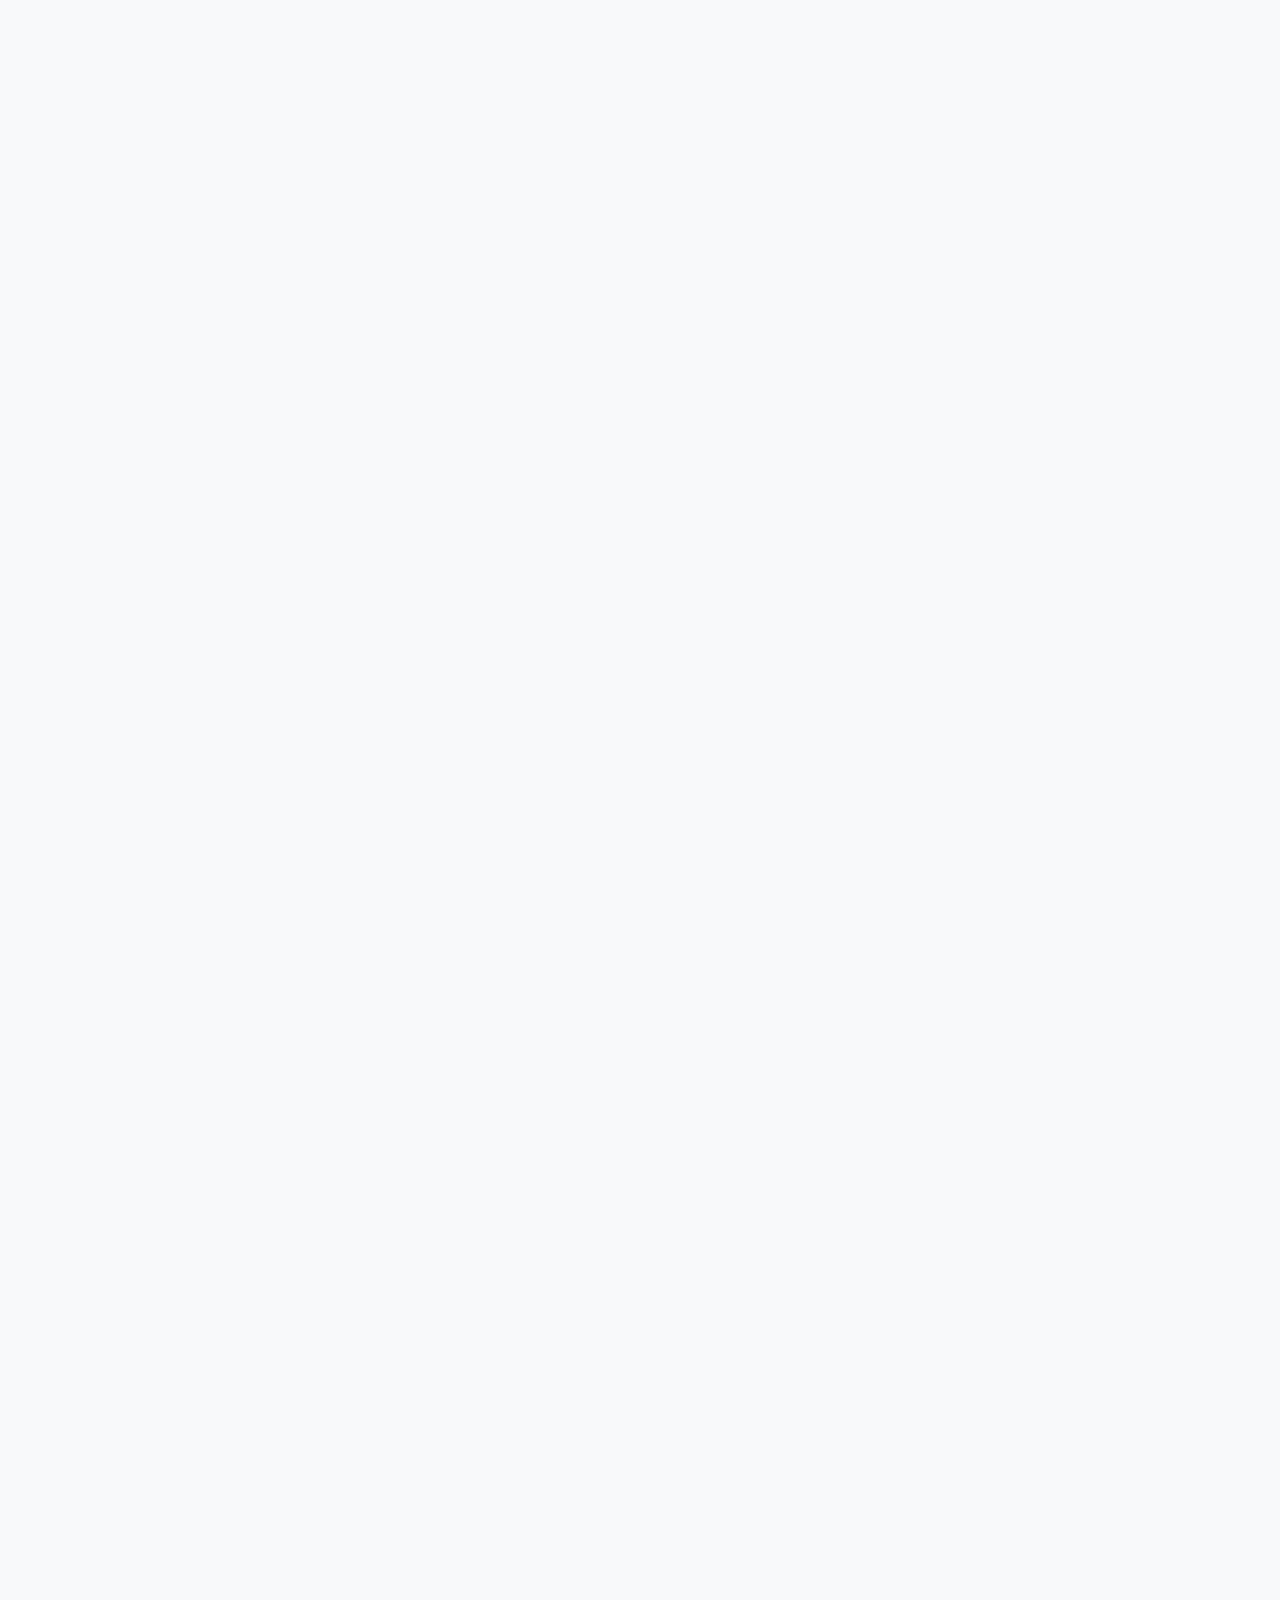
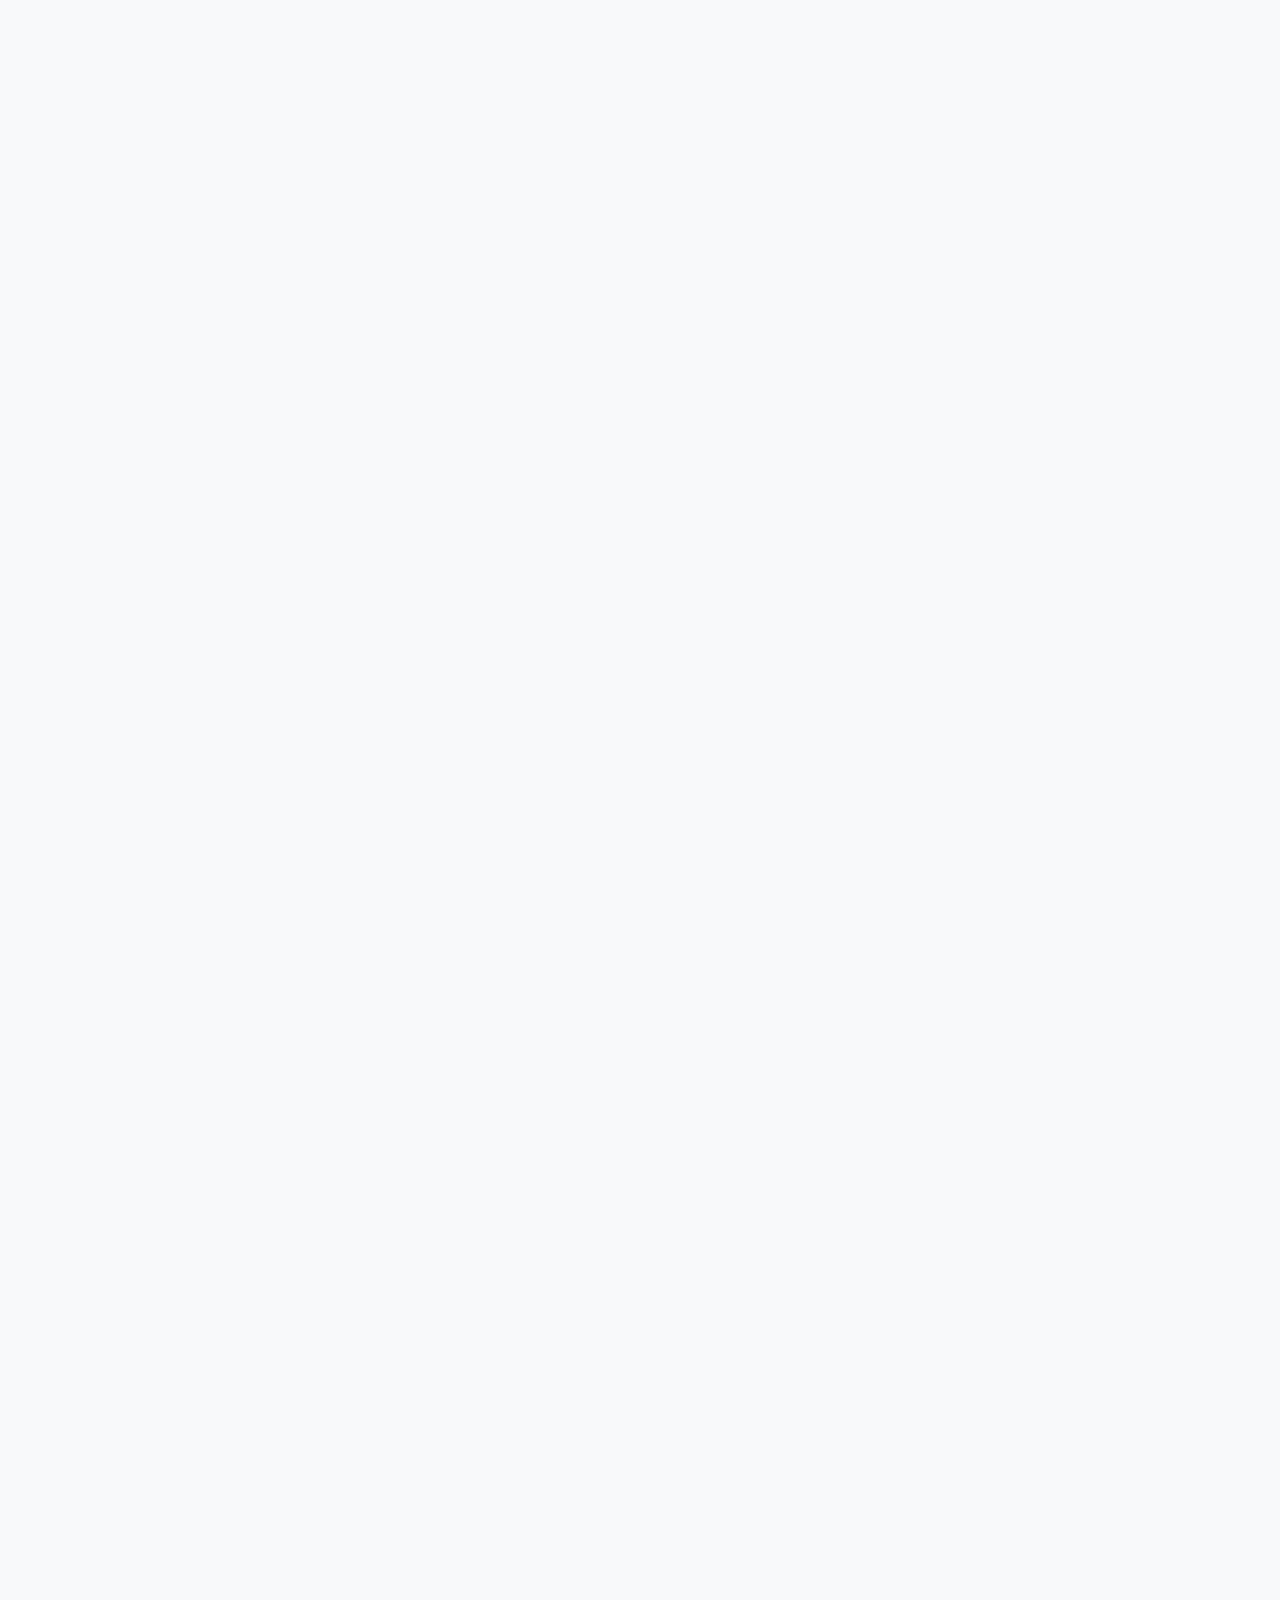
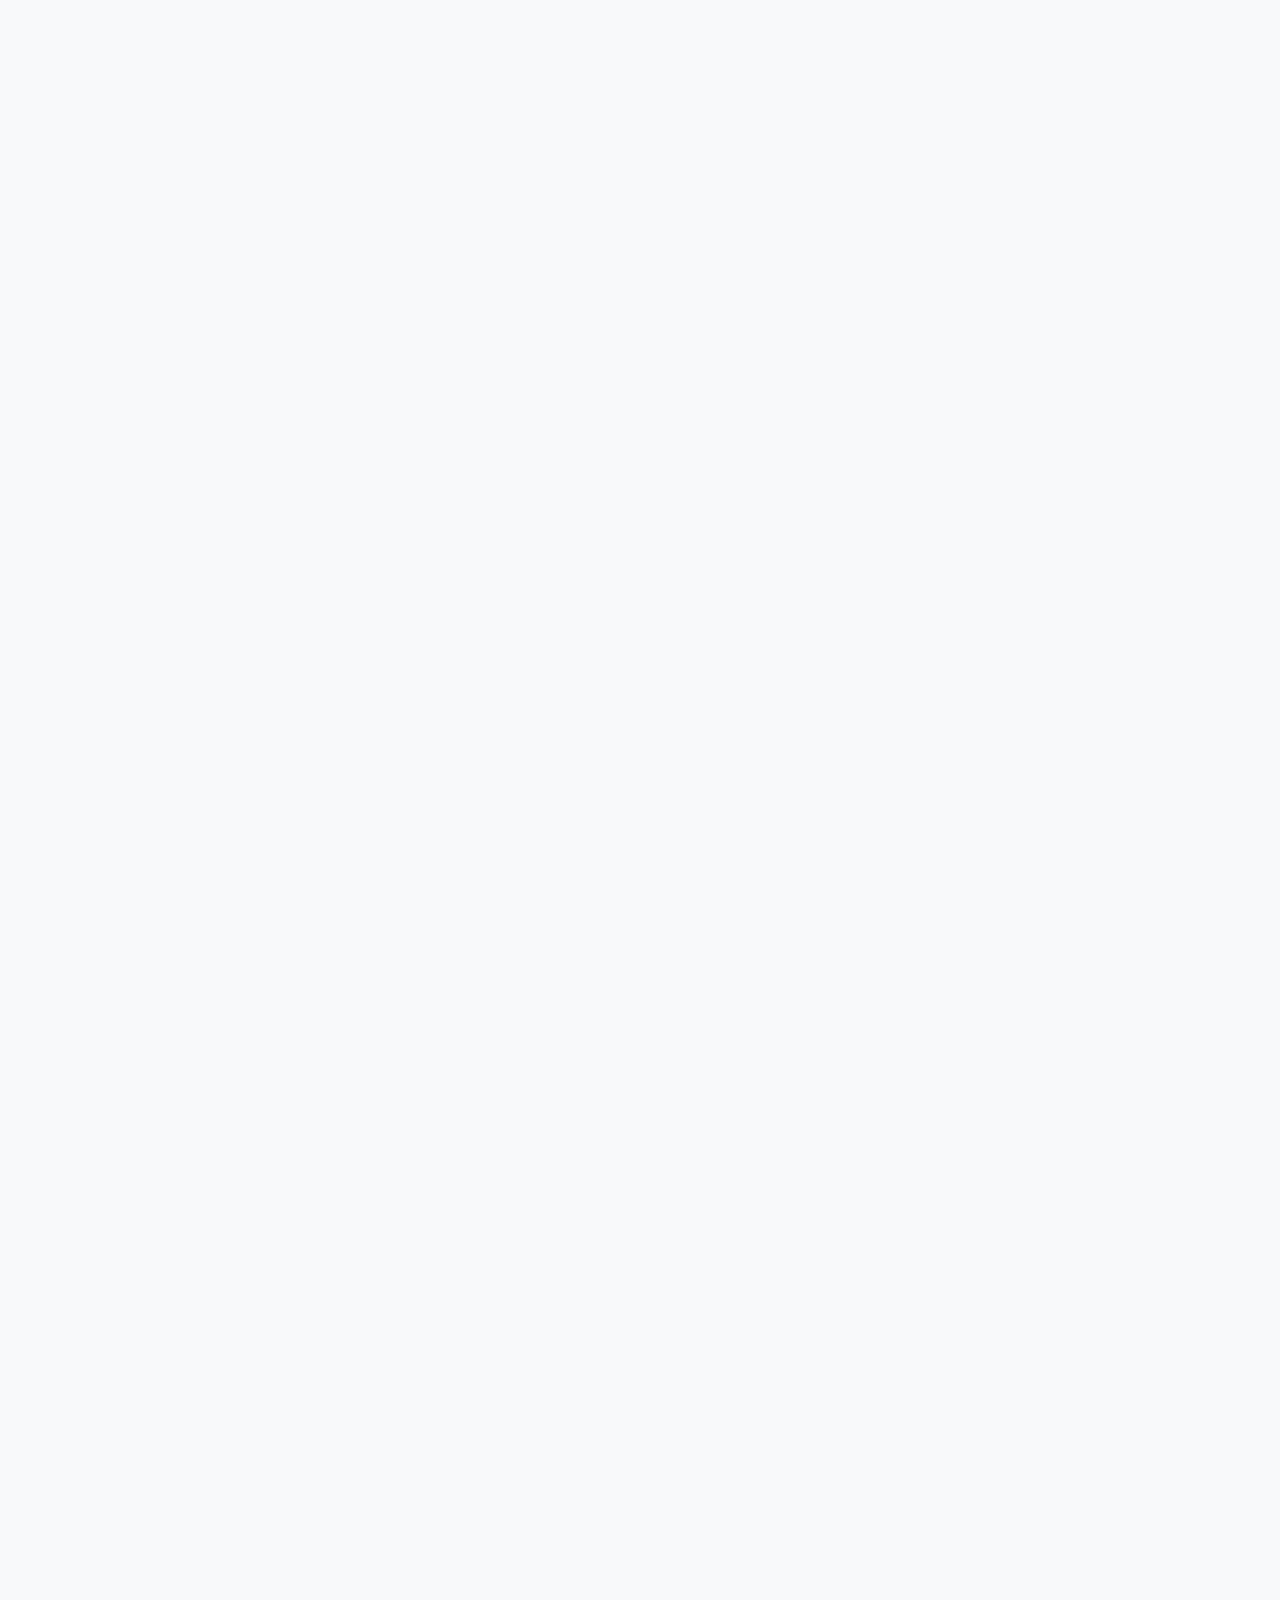
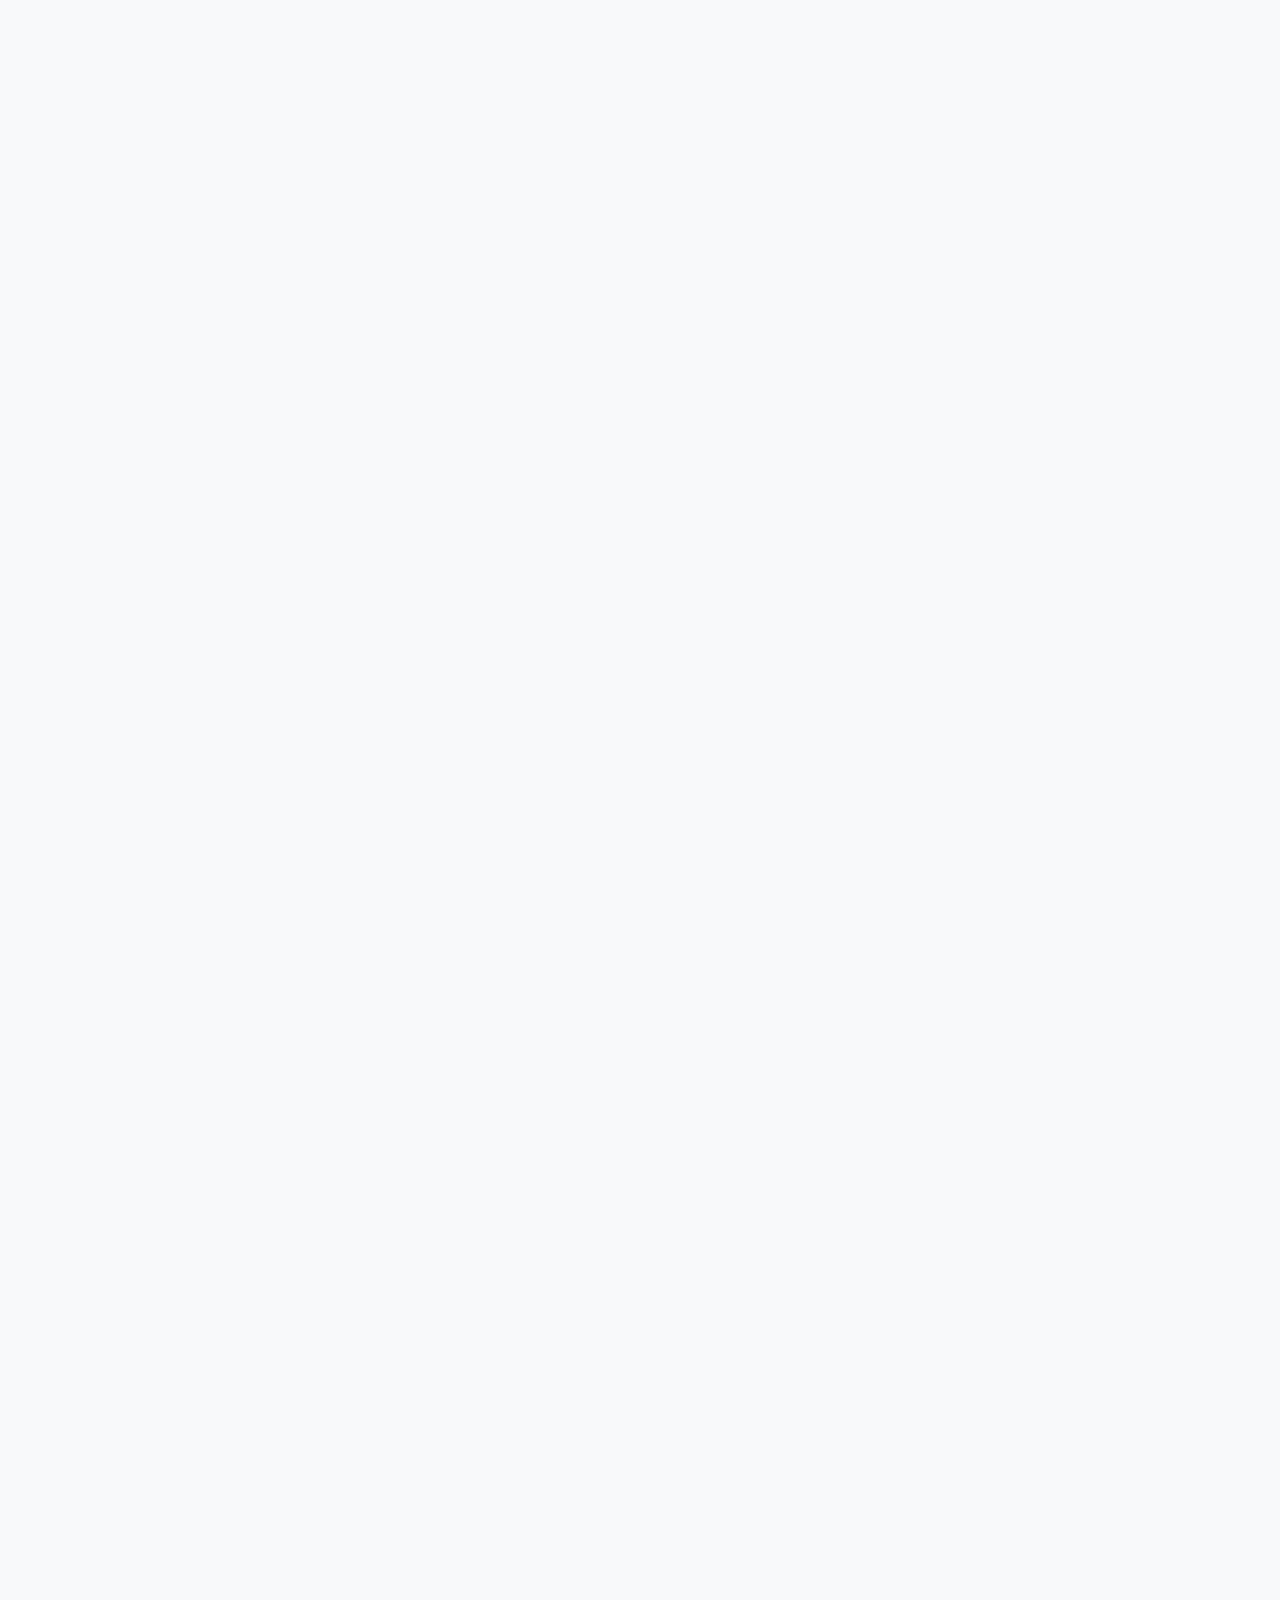
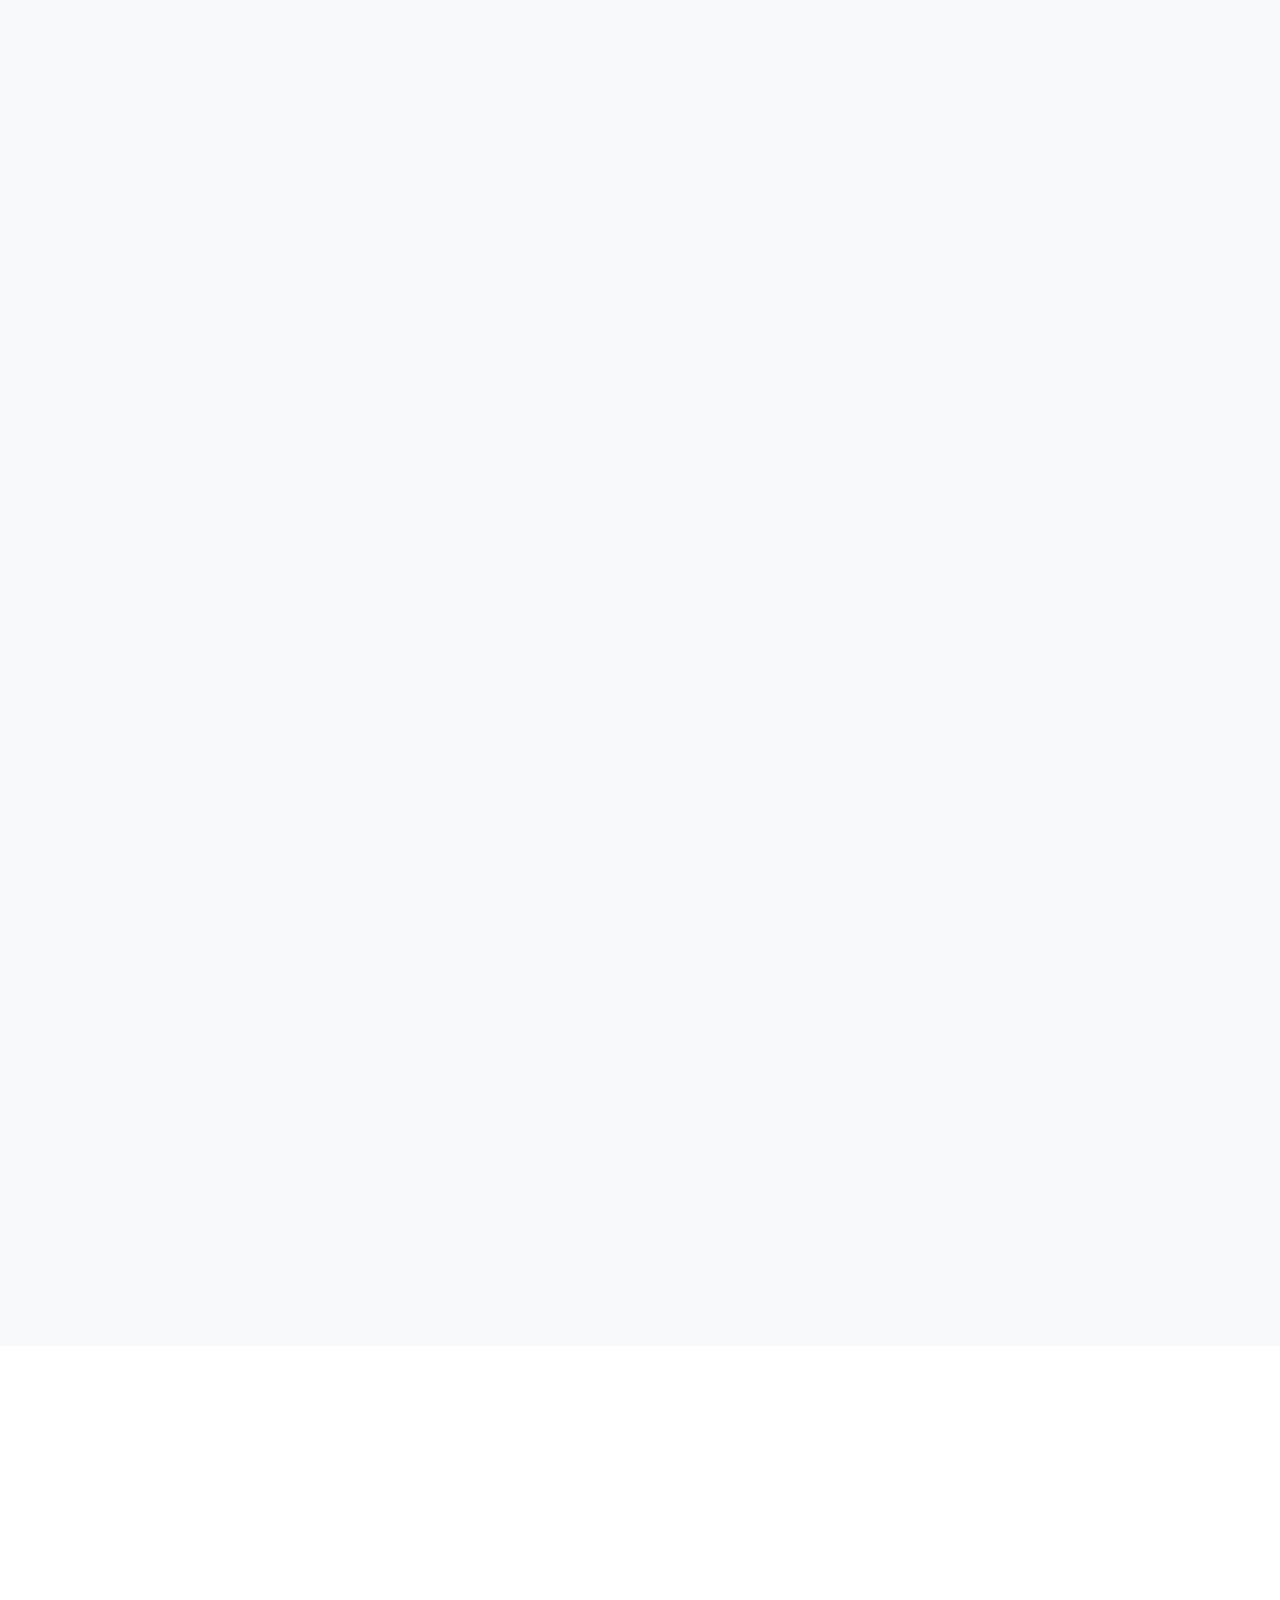
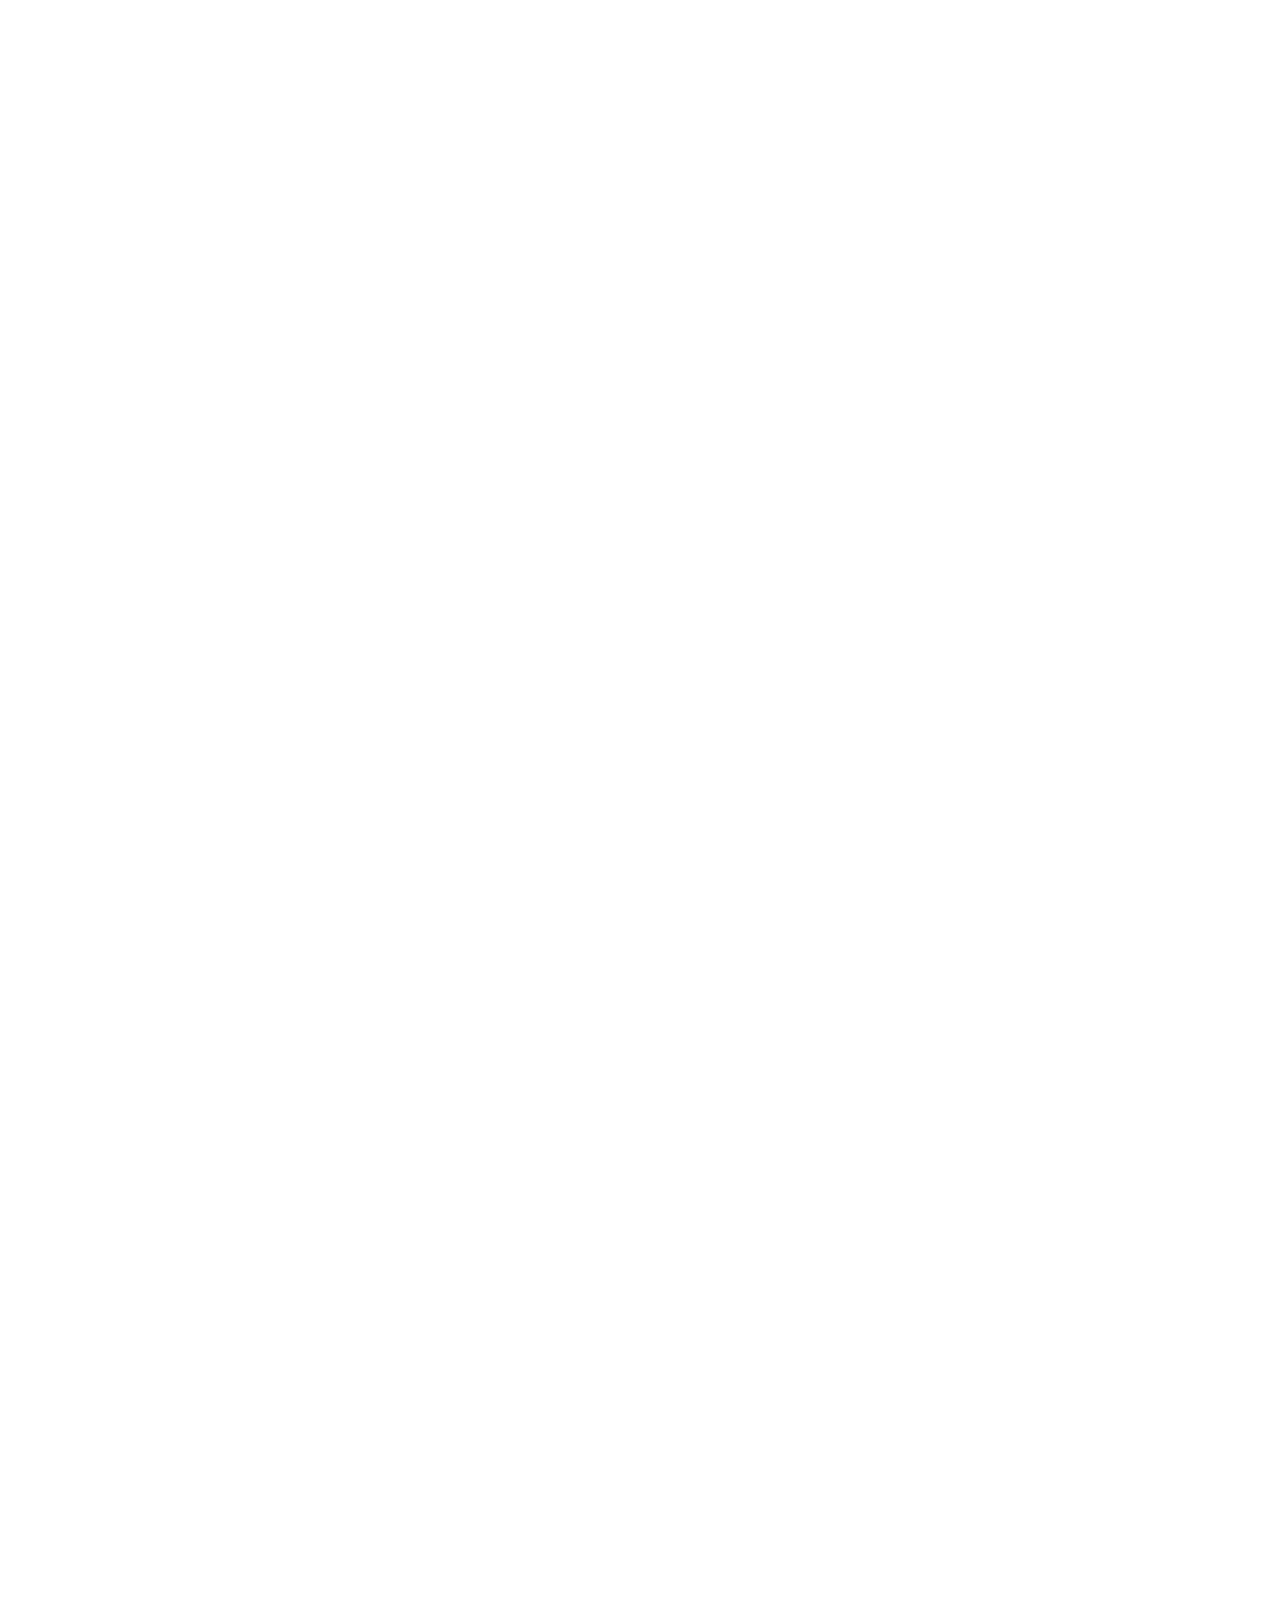
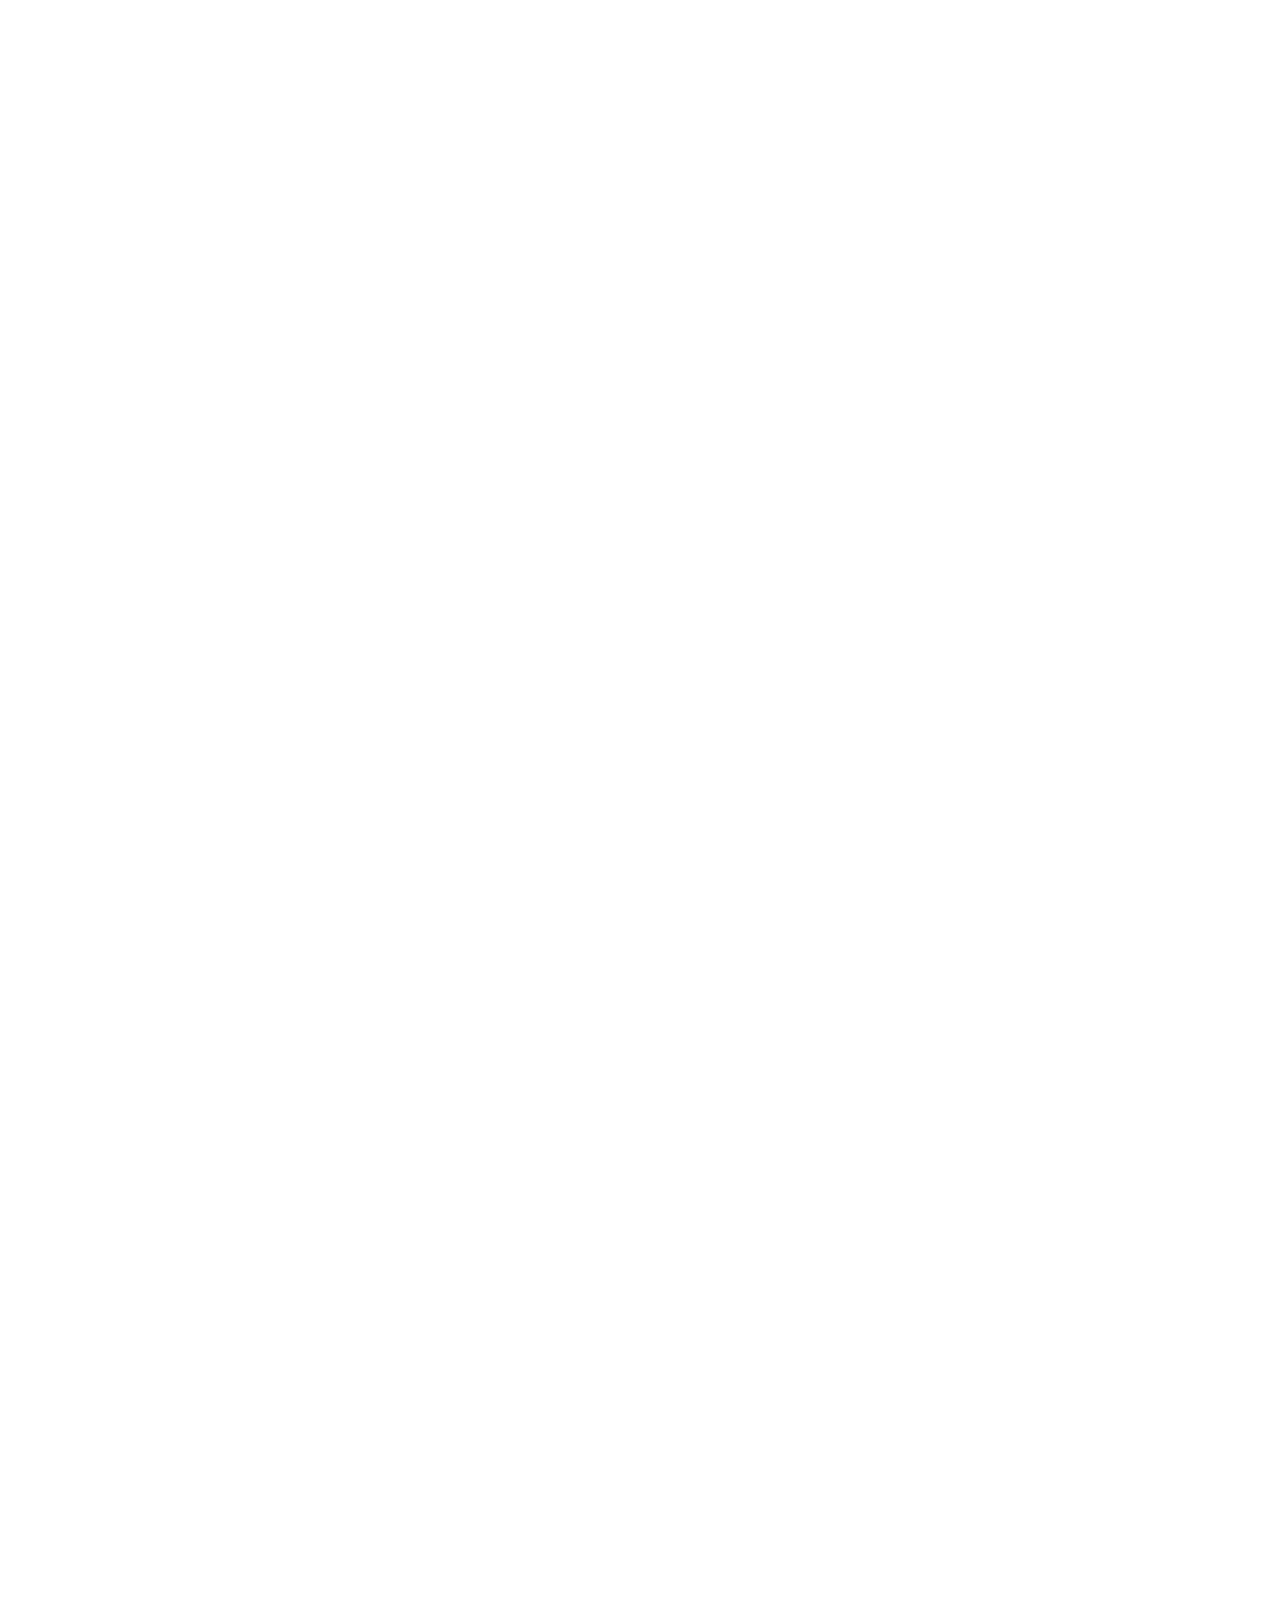
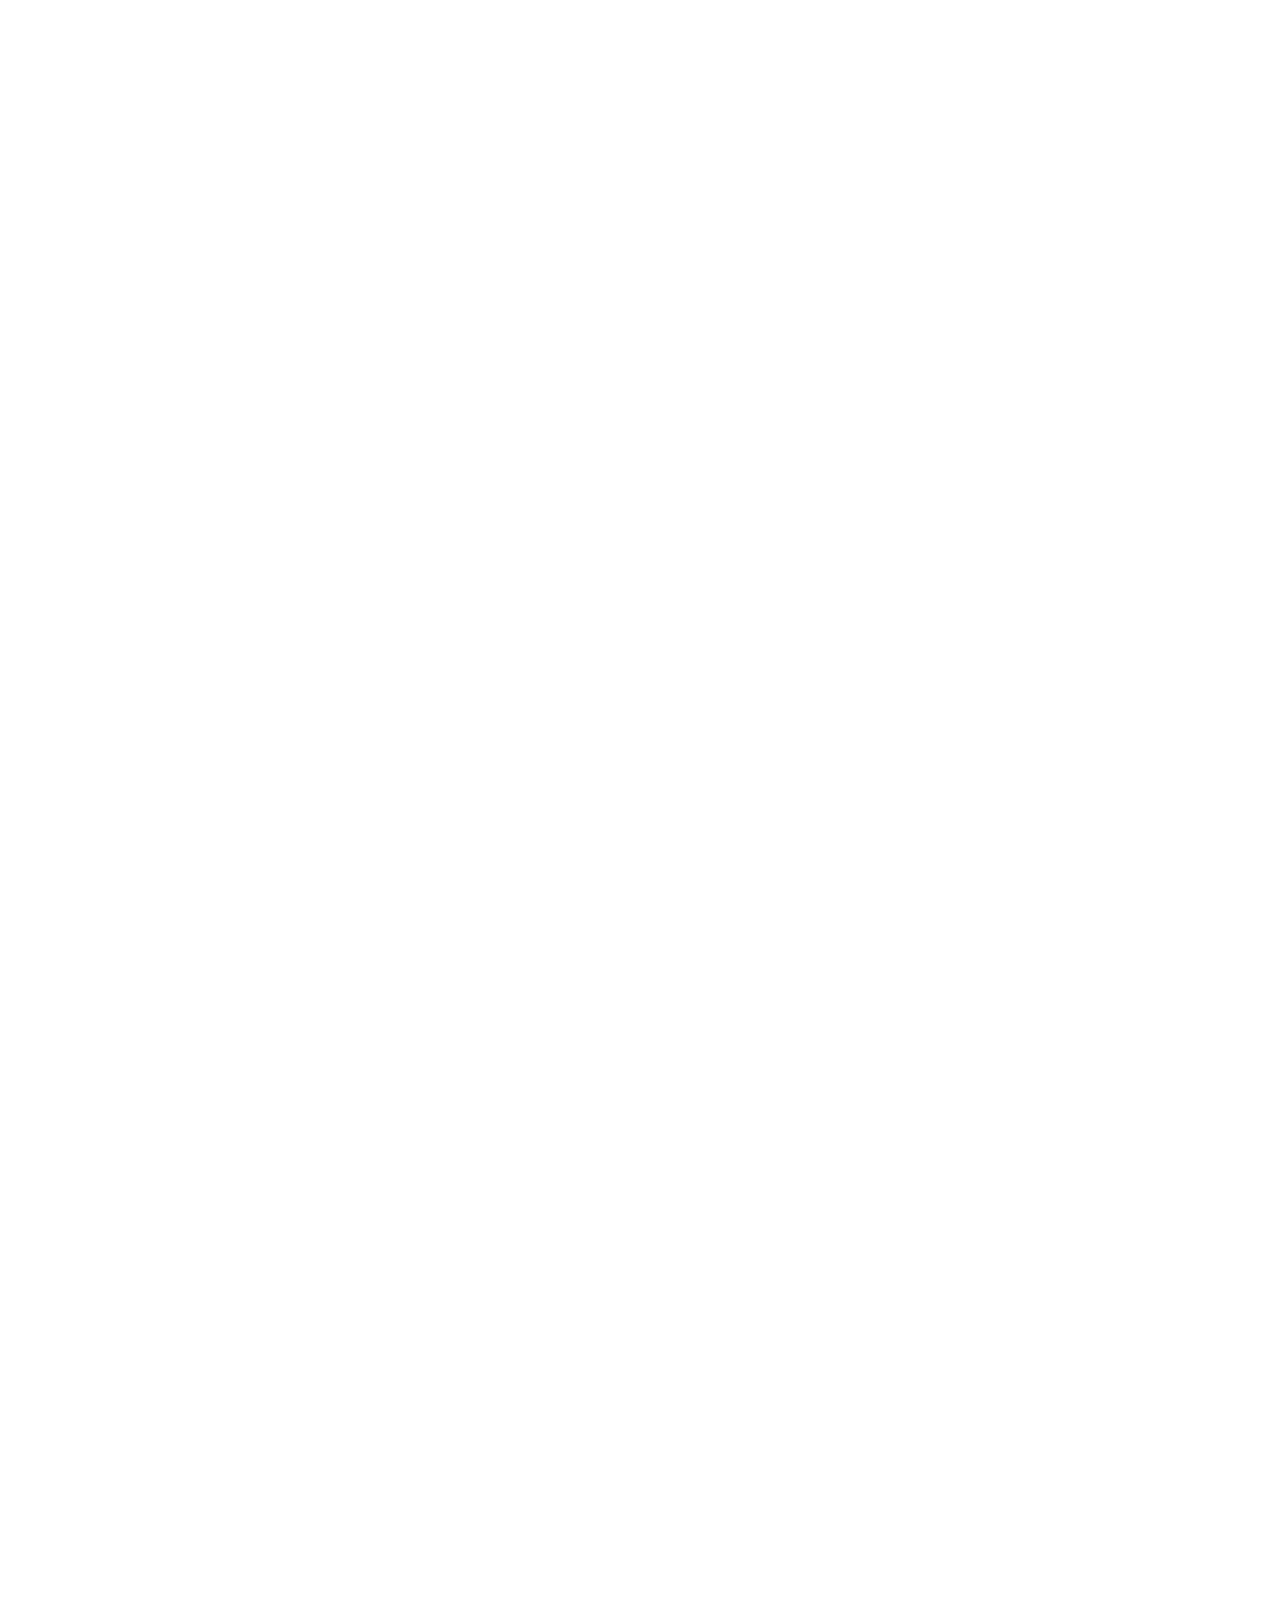
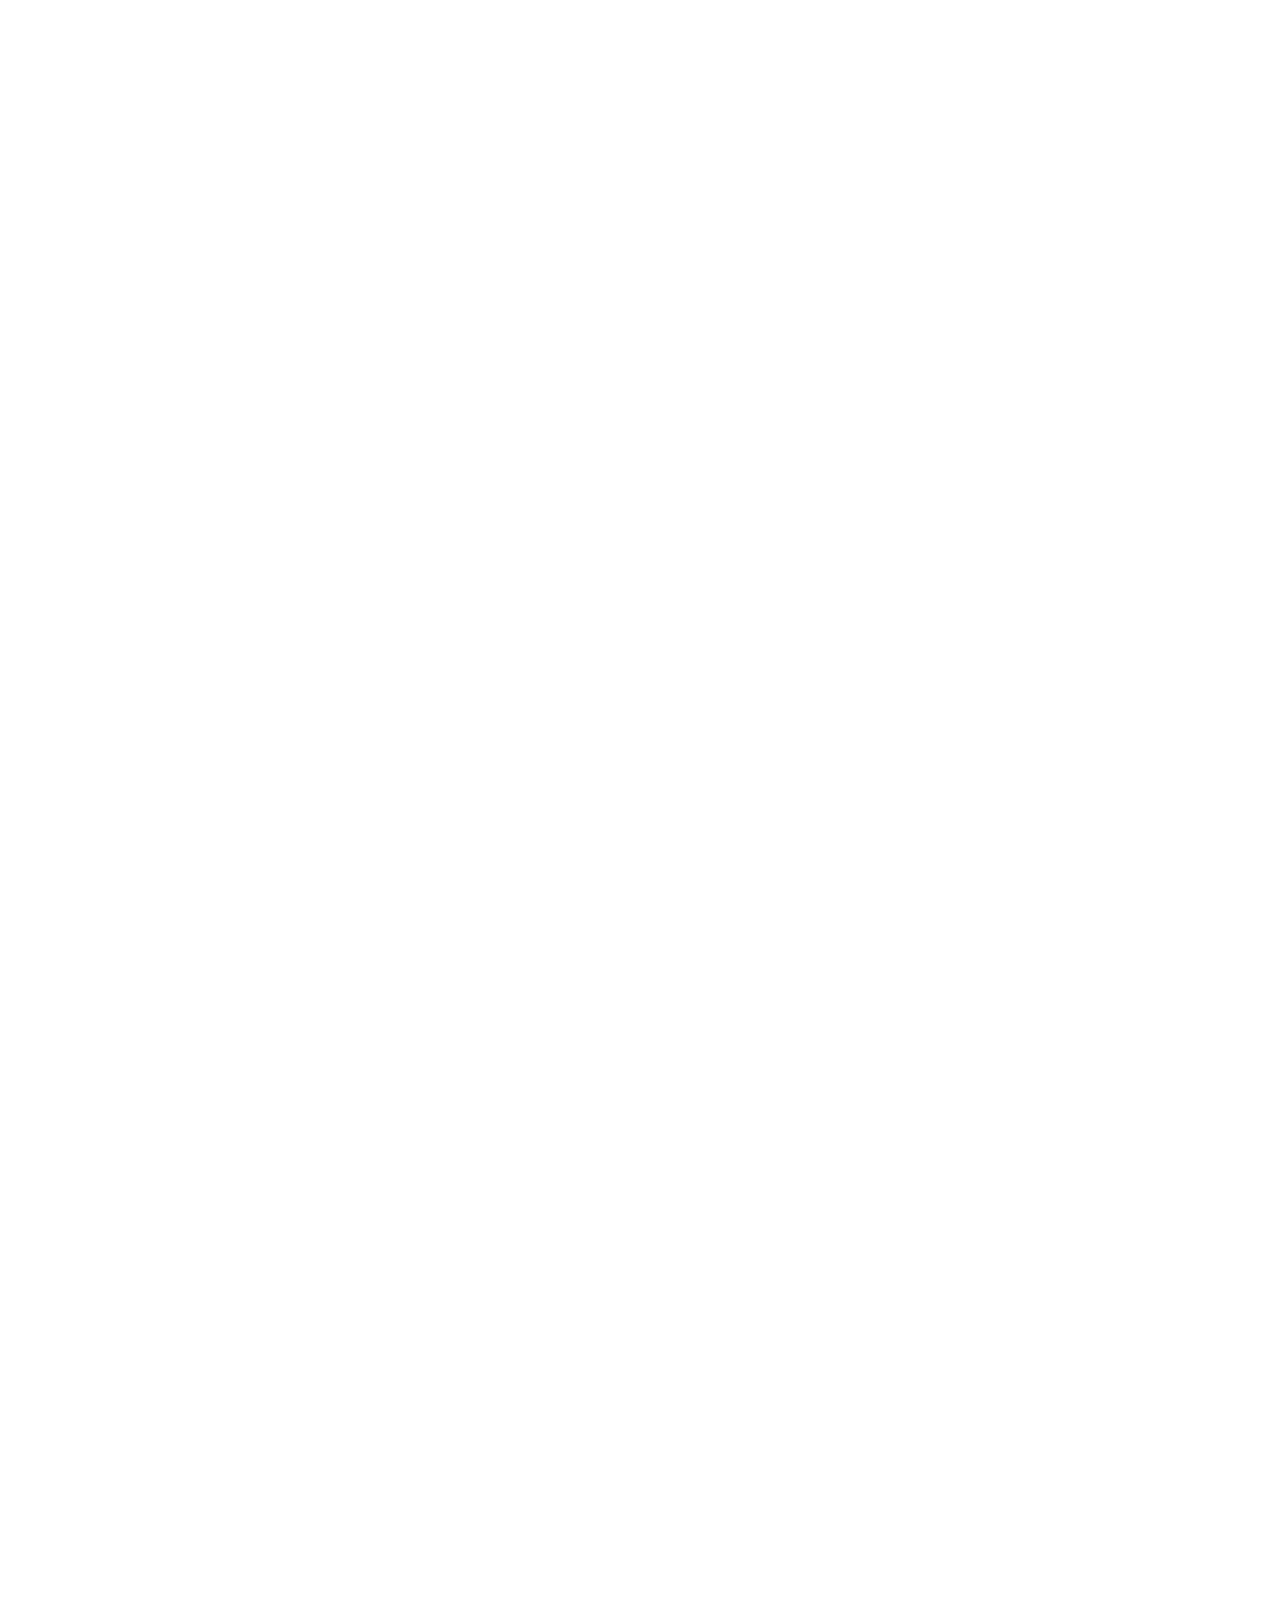
<file: research-papers.html>
<!DOCTYPE html>
<html lang="en">
<head>
    <meta charset="UTF-8">
    <meta name="viewport" content="width=device-width, initial-scale=1.0">
    <title>Research Papers - Seedosphere</title>
    <link rel="stylesheet" href="styles.css">
    <link rel="stylesheet" href="https://cdnjs.cloudflare.com/ajax/libs/font-awesome/6.4.0/css/all.min.css">
</head>
<body>
    <!-- Navigation -->
    <nav class="navbar">
        <div class="container">
            <div class="nav-brand">
                <i class="fas fa-seedling"></i>
                Seedosphere
            </div>
            <ul class="nav-menu">
                <li><a href="index.html" class="nav-link">Home</a></li>
                <li><a href="team.html" class="nav-link">Team</a></li>
                <li class="nav-dropdown">
                    <a href="#" class="nav-link">Students <i class="fas fa-chevron-down"></i></a>
                    <ul class="dropdown-menu">
                        <li><a href="students-ongoing.html">Ongoing</a></li>
                        <li><a href="students-completed.html">Completed</a></li>
                    </ul>
                </li>
                <li class="nav-dropdown">
                    <a href="#" class="nav-link active">Publications <i class="fas fa-chevron-down"></i></a>
                    <ul class="dropdown-menu">
                        <li><a href="patents.html">Patents</a></li>
                        <li><a href="research-papers.html">Research Papers</a></li>
                        <li><a href="book-chapters.html">Book Chapters</a></li>
                    </ul>
                </li>
                <li class="nav-dropdown">
                    <a href="#" class="nav-link">Products <i class="fas fa-chevron-down"></i></a>
                    <ul class="dropdown-menu">
                        <li><a href="seedling-bucket.html">Seedling Bucket</a></li>
                        <li><a href="fruit-a-guard.html">Fruit-A-Guard</a></li>
                        <li><a href="corn-soya-media.html">Corn Soya Based Media</a></li>
                        <li><a href="orange-jelly.html">Orange Jelly</a></li>
                    </ul>
                </li>
                <li><a href="index.html#contact" class="nav-link">Contact</a></li>
            </ul>
            <div class="hamburger">
                <span></span>
                <span></span>
                <span></span>
            </div>
        </div>
    </nav>

    <!-- Page Header -->
    <section class="page-header">
        <div class="container">
            <h1>Research Papers</h1>
            <p>Our contributions to agricultural science and innovation</p>
        </div>
    </section>

    <!-- Filter Section -->
    <section class="filter-section">
        <div class="container">
            <div class="filter-controls">
                <button class="filter-btn active" data-filter="all">All Papers</button>
            </div>

            <!-- User-supplied additional publications -->

            <!-- New Paper A1 -->
            <div class="publication-detail-card" data-year="2012">
                <div class="publication-header">
                    <div class="publication-badge research">
                        <i class="fas fa-file-alt"></i>
                        <span>Research Paper</span>
                    </div>
                    <div class="publication-status published">Published</div>
                </div>
                <h2>Computation and in-silico validation of a multiplex Real Time PCR for detection of Salmonellae and Enterotoxigenic Escherichia coli in water and food</h2>
                <div class="publication-meta-info">
                    <span><i class="fas fa-book"></i> Online International Journal of Biosolution, 2, 100-105</span>
                    <span><i class="fas fa-calendar"></i> 2012</span>
                </div>
                <div class="publication-authors">
                    <strong>Authors:</strong> Anurag Jyoti; Rajesh Singh Tomar; Raghvendra Kumar Mishra
                </div>
            </div>

            <!-- New Paper A2 -->
            <div class="publication-detail-card" data-year="2011">
                <div class="publication-header">
                    <div class="publication-badge research">
                        <i class="fas fa-file-alt"></i>
                        <span>Research Paper</span>
                    </div>
                    <div class="publication-status published">Published</div>
                </div>
                <h2>In silico EST-SSRs Development and Functional Validation in Cicer arietinum</h2>
                <div class="publication-meta-info">
                    <span><i class="fas fa-book"></i> Konkuk Journal</span>
                    <span><i class="fas fa-calendar"></i> 2011</span>
                </div>
                <div class="publication-authors">
                    <strong>Authors:</strong> Baniekal Hiremath Gangadhar; Raghvendra Kumar Mishra; Se Won Park
                </div>
            </div>

            <!-- New Paper A3 -->
            <div class="publication-detail-card" data-year="2013">
                <div class="publication-header">
                    <div class="publication-badge research">
                        <i class="fas fa-file-alt"></i>
                        <span>Research Paper</span>
                    </div>
                    <div class="publication-status published">Published</div>
                </div>
                <h2>Computation and in-silico validation of nanoarray for ‘point-of-care’ diagnostics of Enterotoxigenic Escherichia coli in water</h2>
                <div class="publication-meta-info">
                    <span><i class="fas fa-book"></i> Online International Journal of Biosolution, 3, 128-133</span>
                    <span><i class="fas fa-calendar"></i> 2013</span>
                </div>
                <div class="publication-authors">
                    <strong>Authors:</strong> Anurag Jyoti; Rajesh Singh Tomar; Raghvendra Kumar Mishra
                </div>
            </div>

            <!-- New Paper A4 -->
            <div class="publication-detail-card" data-year="2014">
                <div class="publication-header">
                    <div class="publication-badge research">
                        <i class="fas fa-file-alt"></i>
                        <span>Research Paper</span>
                    </div>
                    <div class="publication-status published">Published</div>
                </div>
                <h2>Medicinal Potential of some mythologically important plants of India: A Review</h2>
                <div class="publication-meta-info">
                    <span><i class="fas fa-book"></i> International Journal of Multi-disciplinary and Current Research, 2, 99-103</span>
                    <span><i class="fas fa-calendar"></i> 2014</span>
                </div>
                <div class="publication-authors">
                    <strong>Authors:</strong> Vikas Shrivastava; Rajesh Singh Tomar; Raghvendra Kumar Mishra; Anurag Jyoti; Shuchi Kaushik
                </div>
            </div>

            <!-- New Paper A5 -->
            <div class="publication-detail-card" data-year="2014">
                <div class="publication-header">
                    <div class="publication-badge research">
                        <i class="fas fa-file-alt"></i>
                        <span>Research Paper</span>
                    </div>
                    <div class="publication-status published">Published</div>
                </div>
                <h2>In-vitro screening of few selected indigenous essential oils for their antibacterial activity against methicillin resistant Staphylococcus aureus</h2>
                <div class="publication-meta-info">
                    <span><i class="fas fa-book"></i> American Journal of Pharmatech Research, 4, 1-10</span>
                    <span><i class="fas fa-calendar"></i> 2014</span>
                </div>
                <div class="publication-authors">
                    <strong>Authors:</strong> Shuchi Kaushik; Preeti Bhatnagar; Archana Shrivastava; Sudhir Kumar Jain; Rajesh Singh Tomar; Raghvendra Kumar Mishra
                </div>
            </div>

            <!-- New Paper A6 -->
            <div class="publication-detail-card" data-year="2014">
                <div class="publication-header">
                    <div class="publication-badge research">
                        <i class="fas fa-file-alt"></i>
                        <span>Research Paper</span>
                    </div>
                    <div class="publication-status published">Published</div>
                </div>
                <h2>In-silico designing of SYBR Green based Real-Time PCR array for the quantification of Salmonellae and Enterotoxigenic Escherichia coli in water</h2>
                <div class="publication-meta-info">
                    <span><i class="fas fa-book"></i> Journal of European Academic Research, 1, 5945-5958</span>
                    <span><i class="fas fa-calendar"></i> 2014</span>
                </div>
                <div class="publication-authors">
                    <strong>Authors:</strong> Rajesh Singh Tomar; Anurag Jyoti; Raghvendra Kumar Mishra; Vikas Shrivastava; Shuchi Kaushik
                </div>
            </div>

            <!-- New Paper A7 -->
            <div class="publication-detail-card" data-year="2014">
                <div class="publication-header">
                    <div class="publication-badge research">
                        <i class="fas fa-file-alt"></i>
                        <span>Research Paper</span>
                    </div>
                    <div class="publication-status published">Published</div>
                </div>
                <h2>Development of in-silico based molecular marker systems in medicinal plants of India: Future prospects</h2>
                <div class="publication-meta-info">
                    <span><i class="fas fa-book"></i> Journal of European Academic Research, 2, 581-611</span>
                    <span><i class="fas fa-calendar"></i> 2014</span>
                </div>
                <div class="publication-authors">
                    <strong>Authors:</strong> Baniekal Hiremath Gangadhar; Rajesh Singh Tomar; Anurag Jyoti; Vikas Shrivastava; Shuchi Kaushik; Raghvendra Kumar Mishra
                </div>
            </div>

            <!-- New Paper A8 -->
            <div class="publication-detail-card" data-year="2014">
                <div class="publication-header">
                    <div class="publication-badge research">
                        <i class="fas fa-file-alt"></i>
                        <span>Research Paper</span>
                    </div>
                    <div class="publication-status published">Published</div>
                </div>
                <h2>Cell signalling for cystic fibrosis: Molecular mechanism and therapeutic interventions</h2>
                <div class="publication-meta-info">
                    <span><i class="fas fa-book"></i> International Journal of Biological &amp; Pharmaceutical Research, 5, 449-455</span>
                    <span><i class="fas fa-calendar"></i> 2014</span>
                </div>
                <div class="publication-authors">
                    <strong>Authors:</strong> Shuchi Kaushik; Vikas Shrivastava; Anurag Jyoti; Raghvendra Kumar Mishra; Rajesh Singh Tomar
                </div>
            </div>

            <!-- New Paper A9 -->
            <div class="publication-detail-card" data-year="2014">
                <div class="publication-header">
                    <div class="publication-badge research">
                        <i class="fas fa-file-alt"></i>
                        <span>Research Paper</span>
                    </div>
                    <div class="publication-status published">Published</div>
                </div>
                <h2>Therapeutic Efficacy of Plant Derived Anti-Cancer Agents: A perspective appraisal</h2>
                <div class="publication-meta-info">
                    <span><i class="fas fa-book"></i> International Journal of Recent Scientific Research, 5, 1300-1306</span>
                    <span><i class="fas fa-calendar"></i> 2014</span>
                </div>
                <div class="publication-authors">
                    <strong>Authors:</strong> Rajesh Singh Tomar; Shuchi Kaushik; Raghvendra Kumar Mishra
                </div>
            </div>

            <!-- New Paper A10 -->
            <div class="publication-detail-card" data-year="2014">
                <div class="publication-header">
                    <div class="publication-badge research">
                        <i class="fas fa-file-alt"></i>
                        <span>Research Paper</span>
                    </div>
                    <div class="publication-status published">Published</div>
                </div>
                <h2>Molecular Markers and their application in genetic mapping</h2>
                <div class="publication-meta-info">
                    <span><i class="fas fa-book"></i> Journal of European Academic Research, 2, 4012-4040</span>
                    <span><i class="fas fa-calendar"></i> 2014</span>
                </div>
                <div class="publication-authors">
                    <strong>Authors:</strong> Raghvendra Kumar Mishra; Rajesh Singh Tomar
                </div>
            </div>

            <!-- New Paper A11 -->
            <div class="publication-detail-card" data-year="2014">
                <div class="publication-header">
                    <div class="publication-badge research">
                        <i class="fas fa-file-alt"></i>
                        <span>Research Paper</span>
                    </div>
                    <div class="publication-status published">Published</div>
                </div>
                <h2>Assessment of Physico-chemical & Microbiological quality of Angoori Barrage Water Bodies at Datia with special reference to human health</h2>
                <div class="publication-meta-info">
                    <span><i class="fas fa-book"></i> Journal of European Academic Research, 2, 4328-4350</span>
                    <span><i class="fas fa-calendar"></i> 2014</span>
                </div>
                <div class="publication-authors">
                    <strong>Authors:</strong> Surendra Singh Parihar; Rajesh Singh Tomar; Anurag Jyoti; Raghvendra Kumar Mishra; Vikas Shrivastava; Anish Chandra Pandey; Archana Shrivastava
                </div>
            </div>

            <!-- New Paper A12 -->
            <div class="publication-detail-card" data-year="2014">
                <div class="publication-header">
                    <div class="publication-badge research">
                        <i class="fas fa-file-alt"></i>
                        <span>Research Paper</span>
                    </div>
                    <div class="publication-status published">Published</div>
                </div>
                <h2>Evaluation of Chemical Composition, Antioxidant Property and Antimicrobial Activity of Plant based Essential Oils</h2>
                <div class="publication-meta-info">
                    <span><i class="fas fa-book"></i> Journal of European Academic Research, 2, 5777-5798</span>
                    <span><i class="fas fa-calendar"></i> 2014</span>
                </div>
                <div class="publication-authors">
                    <strong>Authors:</strong> Rajesh Singh Tomar; Pooja Sharma; Raghvendra Kumar Mishra
                </div>
            </div>

            <!-- New Paper A13 -->
            <div class="publication-detail-card" data-year="2015">
                <div class="publication-header">
                    <div class="publication-badge research">
                        <i class="fas fa-file-alt"></i>
                        <span>Research Paper</span>
                    </div>
                    <div class="publication-status published">Published</div>
                </div>
                <h2>Construction of EST-SSR Databases for Effective Cultivar Identification and Their Applicability to Complement for Lettuce (Lactuca sativa L.) Distinctness Test</h2>
                <div class="publication-meta-info">
                    <span><i class="fas fa-book"></i> American Journal of Plant Sciences Research, 6, 113-125</span>
                    <span><i class="fas fa-calendar"></i> 2015</span>
                </div>
                <div class="publication-authors">
                    <strong>Authors:</strong> Jee-Hwa Hong; Yong-Sham Kwo; Raghvendra Kumar Mishra; Doo-Hwan Kim
                </div>
            </div>

            <!-- New Paper A14 -->
            <div class="publication-detail-card" data-year="2018">
                <div class="publication-header">
                    <div class="publication-badge research">
                        <i class="fas fa-file-alt"></i>
                        <span>Research Paper</span>
                    </div>
                    <div class="publication-status published">Published</div>
                </div>
                <h2>Potential antifungal activity of essential oils and their application in food preservation</h2>
                <div class="publication-meta-info">
                    <span><i class="fas fa-book"></i> Asian Journal of Pharmaceutical and Clinical Research, 11(5), 54</span>
                    <span><i class="fas fa-calendar"></i> 2018</span>
                </div>
                <div class="publication-authors">
                    <strong>Authors:</strong> Rajesh Singh Tomar; Bhawna Sharma; Shuchi Kaushik; Raghvendra Kumar Mishra
                </div>
            </div>

            <!-- New Paper A15 -->
            <div class="publication-detail-card" data-year="2016">
                <div class="publication-header">
                    <div class="publication-badge research">
                        <i class="fas fa-file-alt"></i>
                        <span>Research Paper</span>
                    </div>
                    <div class="publication-status published">Published</div>
                </div>
                <h2>Comparative study of EST-SSR, SSR, RAPD, and ISSR and their transferability analysis in pea, chickpea and mungbean</h2>
                <div class="publication-meta-info">
                    <span><i class="fas fa-book"></i> European Academic Research</span>
                    <span><i class="fas fa-calendar"></i> 2016</span>
                </div>
                <div class="publication-authors">
                    <strong>Authors:</strong> Baniekal Hiremath Gangadhar; Raghvendra Kumar Mishra
                </div>
            </div>

            <!-- New Paper A16 -->
            <div class="publication-detail-card" data-year="2018">
                <div class="publication-header">
                    <div class="publication-badge research">
                        <i class="fas fa-file-alt"></i>
                        <span>Research Paper</span>
                    </div>
                    <div class="publication-status published">Published</div>
                </div>
                <h2>Potential antifungal activity of essential oils and their application in food preservation</h2>
                <div class="publication-meta-info">
                    <span><i class="fas fa-book"></i> Asian Journal of Pharmaceutical and Clinical Research, 11(5), 54</span>
                    <span><i class="fas fa-calendar"></i> 2018</span>
                </div>
                <div class="publication-authors">
                    <strong>Authors:</strong> Rajesh Singh Tomar; Bhawna Sharma; Shuchi Kaushik; Raghvendra Kumar Mishra
                </div>
            </div>

            <!-- New Paper A17 -->
            <div class="publication-detail-card" data-year="2015">
                <div class="publication-header">
                    <div class="publication-badge research">
                        <i class="fas fa-file-alt"></i>
                        <span>Research Paper</span>
                    </div>
                    <div class="publication-status published">Published</div>
                </div>
                <h2>Assessment and evaluation of methods used for antimicrobial activity assay: an overview</h2>
                <div class="publication-meta-info">
                    <span><i class="fas fa-book"></i> World Journal of Pharmaceutical Research, 4(5), 907-934</span>
                    <span><i class="fas fa-calendar"></i> 2015</span>
                </div>
                <div class="publication-authors">
                    <strong>Authors:</strong> Rajesh Singh Tomar; Pooja Sharma; Ajay Sharma; Raghvendra Kumar Mishra
                </div>
            </div>

            <!-- New Paper A18 -->
            <div class="publication-detail-card" data-year="2017">
                <div class="publication-header">
                    <div class="publication-badge research">
                        <i class="fas fa-file-alt"></i>
                        <span>Research Paper</span>
                    </div>
                    <div class="publication-status published">Published</div>
                </div>
                <h2>Antimicrobial Analysis Of Perfumes Or Plant Scents (Itra) And Plant Essences Against Methicillin Resistant Staphylococcus aureus</h2>
                <div class="publication-meta-info">
                    <span><i class="fas fa-book"></i> World Journal of Pharmaceutical Research, 7(1), 1148-1155</span>
                    <span><i class="fas fa-calendar"></i> 2017</span>
                </div>
                <div class="publication-authors">
                    <strong>Authors:</strong> Shuchi Kaushik; Raghvendra Kumar Mishra; Sharmistha Banerjee; Rajesh Singh Tomar
                </div>
            </div>

            <!-- New Paper A19 -->
            <div class="publication-detail-card" data-year="2017">
                <div class="publication-header">
                    <div class="publication-badge research">
                        <i class="fas fa-file-alt"></i>
                        <span>Research Paper</span>
                    </div>
                    <div class="publication-status published">Published</div>
                </div>
                <h2>In-Silico identification of miRNAs and their targets using Expressed Sequence Tags (ESTs) in Plants</h2>
                <div class="publication-meta-info">
                    <span><i class="fas fa-book"></i> Journal of Pharmaceutical Sciences and Research, 9(5), 667-671</span>
                    <span><i class="fas fa-calendar"></i> 2017</span>
                </div>
                <div class="publication-authors">
                    <strong>Authors:</strong> Rajesh Singh Tomar; Gagan Jyot Kaur; Shuchi Kaushik; Raghvendra Kumar Mishra
                </div>
            </div>

            <!-- New Paper A20 -->
            <div class="publication-detail-card" data-year="2017">
                <div class="publication-header">
                    <div class="publication-badge research">
                        <i class="fas fa-file-alt"></i>
                        <span>Research Paper</span>
                    </div>
                    <div class="publication-status published">Published</div>
                </div>
                <h2>An overview of Catharanthus roseus and medicinal properties of their metabolites against important diseases</h2>
                <div class="publication-meta-info">
                    <span><i class="fas fa-book"></i> European Academic Research, 5(2), 1237-1247</span>
                    <span><i class="fas fa-calendar"></i> 2017</span>
                </div>
                <div class="publication-authors">
                    <strong>Authors:</strong> Shuchi Kaushik; Rajesh Singh Tomar; Monika Gupta; Raghvendra Kumar Mishra
                </div>
            </div>

            <!-- New Paper A21 -->
            <div class="publication-detail-card" data-year="2018">
                <div class="publication-header">
                    <div class="publication-badge research">
                        <i class="fas fa-file-alt"></i>
                        <span>Research Paper</span>
                    </div>
                    <div class="publication-status published">Published</div>
                </div>
                <h2>Bacteriological Quality of Panipuri in Historical Gwalior City (MP), India</h2>
                <div class="publication-meta-info">
                    <span><i class="fas fa-book"></i> Asian Journal of Pharmaceutics, 12(1), S328-S332</span>
                    <span><i class="fas fa-calendar"></i> 2018</span>
                </div>
                <div class="publication-authors">
                    <strong>Authors:</strong> Rajesh Singh Tomar; Monika Gupta; Shuchi Kaushik; Raghvendra Kumar Mishra
                </div>
            </div>

            <!-- New Paper A22 -->
            <div class="publication-detail-card" data-year="2017">
                <div class="publication-header">
                    <div class="publication-badge research">
                        <i class="fas fa-file-alt"></i>
                        <span>Research Paper</span>
                    </div>
                    <div class="publication-status published">Published</div>
                </div>
                <h2>Isolation And Identification Of Microbial Contaminations Along The Dairy Value Chain In Gwalior Region Of Madhya Pradesh</h2>
                <div class="publication-meta-info">
                    <span><i class="fas fa-book"></i> International Journal of Pharma and Bio Sciences, 8(3):100-104</span>
                    <span><i class="fas fa-calendar"></i> 2017</span>
                    <span><i class="fas fa-link"></i> DOI: 10.22376/ijpbs.2017.8.3.b100-104</span>
                </div>
                <div class="publication-authors">
                    <strong>Authors:</strong> Rajesh Singh Tomar; Monika Gupta; Raghvendra Kumar Mishra
                </div>
            </div>

            <!-- New Paper A23 -->
            <div class="publication-detail-card" data-year="2018">
                <div class="publication-header">
                    <div class="publication-badge research">
                        <i class="fas fa-file-alt"></i>
                        <span>Research Paper</span>
                    </div>
                    <div class="publication-status published">Published</div>
                </div>
                <h2>Role of Vitamins in Plant Growth and their Impact on Regeneration of Plants under Invitro Condition</h2>
                <div class="publication-meta-info">
                    <span><i class="fas fa-book"></i> International Journal for Research in Applied Science &amp; Engineering Technology, 6(3), 423-426</span>
                    <span><i class="fas fa-calendar"></i> 2018</span>
                </div>
                <div class="publication-authors">
                    <strong>Authors:</strong> Rajesh Singh Tomar; Snehal Khamba; Shuchi Kaushik; Raghvendra Kumar Mishra
                </div>
            </div>

        </div>
    </section>

    <!-- Research Papers Listing -->
    <section class="publications-listing">
        <div class="container">
            <!-- Paper 1 -->
            <div class="publication-detail-card" data-year="2024">
                <div class="publication-header">
                    <div class="publication-badge research">
                        <i class="fas fa-file-alt"></i>
                        <span>Research Paper</span>
                    </div>
                    <div class="publication-status published">Published</div>
                </div>
                <h2>Evaluation of Oxidative Stress, Biochemical Parameters and In Silico Markers in Different Pea Accessions in Response to Drought Stress</h2>
                <div class="publication-meta-info">
                    <span><i class="fas fa-book"></i> Plant Cell Reports 43 (10), 251</span>
                    <span><i class="fas fa-calendar"></i> 2024</span>
                </div>
                <div class="publication-authors">
                    <strong>Authors:</strong> A Dutta, R Saxena, V Dwivedi, B Venkidasamy, RK Mishra* (Corresponding Author)
                </div>
                <div class="publication-tags">
                    <span class="tag">Drought Stress</span>
                    <span class="tag">Plant Physiology</span>
                    <span class="tag">Biochemical Analysis</span>
                </div>
            </div>

            <!-- Paper 2 -->
            <div class="publication-detail-card" data-year="2023">
                <div class="publication-header">
                    <div class="publication-badge research">
                        <i class="fas fa-file-alt"></i>
                        <span>Research Paper</span>
                    </div>
                    <div class="publication-status published">Published</div>
                </div>
                <h2>Recent Insights on Tea Metabolites, Their Biosynthesis and Chemo-preventing Effects: A Review</h2>
                <div class="publication-meta-info">
                    <span><i class="fas fa-book"></i> Critical Reviews in Food Science and Nutrition</span>
                    <span><i class="fas fa-calendar"></i> 2023</span>
                    <span><i class="fas fa-chart-line"></i> Impact Factor: 11.2</span>
                </div>
                <div class="publication-authors">
                    <strong>Authors:</strong> Ramkumar Samynathan*, Muthu Thiruvengadam*, Shivraj Hariram Nile, Mohammad Ali Shariatid, Maksim Rebezove, Raghvendra Kumar Mishra, Baskar Venkidasamy, Sureshkumar Periyasamyi, Min Chung, Mirian Pateiro, José M. Lorenzo
                </div>
                <div class="publication-tags">
                    <span class="tag">Tea Metabolites</span>
                    <span class="tag">Food Science</span>
                    <span class="tag">Chemo-prevention</span>
                </div>
            </div>

            <!-- Paper 3 -->
            <div class="publication-detail-card" data-year="2021">
                <div class="publication-header">
                    <div class="publication-badge research">
                        <i class="fas fa-file-alt"></i>
                        <span>Research Paper</span>
                    </div>
                    <div class="publication-status published">Published</div>
                </div>
                <h2>Enhanced Thermo-tolerance in Transgenic Potato Overexpressing Hydrogen Peroxide-producing Germin-like Protein (GLP)</h2>
                <div class="publication-meta-info">
                    <span><i class="fas fa-book"></i> Genomics, 113(5), 3224-3234</span>
                    <span><i class="fas fa-calendar"></i> September 2021</span>
                    <span><i class="fas fa-chart-line"></i> Impact Factor: 6.02</span>
                </div>
                <div class="publication-authors">
                    <strong>Authors:</strong> Baniekal Hiremath Gangadhara, Raghvendra Kumar Mishra, Sajeesh Kappachery, Venkidasamy Baskar, Jelli Venkatesha, Akula Nookaraju, Muthu Thiruvengadam
                </div>
                <div class="publication-tags">
                    <span class="tag">Transgenic Plants</span>
                    <span class="tag">Stress Tolerance</span>
                    <span class="tag">Potato</span>
                </div>
            </div>

            <!-- Paper 4 -->
            <div class="publication-detail-card" data-year="2021">
                <div class="publication-header">
                    <div class="publication-badge research">
                        <i class="fas fa-file-alt"></i>
                        <span>Research Paper</span>
                    </div>
                    <div class="publication-status published">Published</div>
                </div>
                <h2>One Step Selection Strategy for Optimization of Media to Enhance Arachidonic Acid Production Under Solid State Fermentation</h2>
                <div class="publication-meta-info">
                    <span><i class="fas fa-book"></i> LWT - Food Science and Technology</span>
                    <span><i class="fas fa-calendar"></i> 2021</span>
                    <span><i class="fas fa-chart-line"></i> Impact Factor: 4.9</span>
                </div>
                <div class="publication-authors">
                    <strong>Authors:</strong> Arun chand Rayaroth, Rajesh Singh Tomar, Raghavendra Kumar Mishra
                </div>
                <div class="publication-tags">
                    <span class="tag">Fermentation</span>
                    <span class="tag">Food Technology</span>
                    <span class="tag">Arachidonic Acid</span>
                </div>
            </div>

            <!-- Paper 5 -->
            <div class="publication-detail-card" data-year="2018">
                <div class="publication-header">
                    <div class="publication-badge research">
                        <i class="fas fa-file-alt"></i>
                        <span>Research Paper</span>
                    </div>
                    <div class="publication-status published">Published</div>
                </div>
                <h2>Effective Antimicrobial Activity of Green ZnO Nano Particles of Catharanthus Roseus</h2>
                <div class="publication-meta-info">
                    <span><i class="fas fa-book"></i> Frontiers in Microbiology, 9:2030</span>
                    <span><i class="fas fa-calendar"></i> 2018</span>
                    <span><i class="fas fa-chart-line"></i> Impact Factor: 5.6</span>
                    <span><i class="fas fa-link"></i> DOI: 10.3389/fmicb.2018.02030</span>
                </div>
                <div class="publication-authors">
                    <strong>Authors:</strong> Monika Gupta, Rajesh Singh Tomar, Shuchi Kaushik, Divakar Sharma, Raghvendra Kumar Mishra (Corresponding Author)
                </div>
                <div class="publication-tags">
                    <span class="tag">Nanotechnology</span>
                    <span class="tag">Antimicrobial</span>
                    <span class="tag">Green Synthesis</span>
                </div>
            </div>

            <!-- Paper 6 -->
            <div class="publication-detail-card" data-year="2018">
                <div class="publication-header">
                    <div class="publication-badge research">
                        <i class="fas fa-file-alt"></i>
                        <span>Research Paper</span>
                    </div>
                    <div class="publication-status published">Published</div>
                </div>
                <h2>Cytotoxicity Studies of Mortierella Alpina AIB RR2 Extracts on Hela and A549 Cell Lines</h2>
                <div class="publication-meta-info">
                    <span><i class="fas fa-book"></i> Asian Journal of Pharmaceutics, 12(3), S1084</span>
                    <span><i class="fas fa-calendar"></i> Jul-Sep 2018</span>
                    <span><i class="fas fa-barcode"></i> ISSN: 1998-409X</span>
                </div>
                <div class="publication-authors">
                    <strong>Authors:</strong> Arunchand Rayaroth, Rajesh Singh Tomar, Raghavendra Kumar Mishra (Corresponding Author)
                </div>
                <div class="publication-tags">
                    <span class="tag">Cytotoxicity</span>
                    <span class="tag">Cancer Research</span>
                    <span class="tag">Cell Lines</span>
                </div>
            </div>

            <!-- Paper 7 -->
            <div class="publication-detail-card" data-year="2016">
                <div class="publication-header">
                    <div class="publication-badge research">
                        <i class="fas fa-file-alt"></i>
                        <span>Research Paper</span>
                    </div>
                    <div class="publication-status published">Published</div>
                </div>
                <h2>Enhanced Tolerance of Transgenic Potato Plants Over-expressing Non-specific Lipid Transfer Protein-1 (StnsLTP1) Against Multiple Abiotic Stresses</h2>
                <div class="publication-meta-info">
                    <span><i class="fas fa-book"></i> Frontier in Plant Science, 7:1228</span>
                    <span><i class="fas fa-calendar"></i> 2016</span>
                    <span><i class="fas fa-chart-line"></i> Impact Factor: 5.75</span>
                </div>
                <div class="publication-authors">
                    <strong>Authors:</strong> Baniekal Hiremath Gangadhara*, Kappachery Sajeesh, Jelli Venkatesha, Venkidasamy Baskar, Kumar Abhinandan, Jae Woong Yu, Ram Prasad, Raghvendra Kumar Mishra (Corresponding Author)
                </div>
                <div class="publication-tags">
                    <span class="tag">Transgenic Plants</span>
                    <span class="tag">Stress Tolerance</span>
                    <span class="tag">Potato</span>
                </div>
            </div>

            <!-- Paper 8 -->
            <div class="publication-detail-card" data-year="2016">
                <div class="publication-header">
                    <div class="publication-badge research">
                        <i class="fas fa-file-alt"></i>
                        <span>Research Paper</span>
                    </div>
                    <div class="publication-status published">Published</div>
                </div>
                <h2>Arachidonic Acid Synthesis in Mortierella Alpina: Origin, Evolution and Advancements</h2>
                <div class="publication-meta-info">
                    <span><i class="fas fa-book"></i> Proc Nat Acad Sci, 87:1053–1066</span>
                    <span><i class="fas fa-calendar"></i> 2016</span>
                    <span><i class="fas fa-chart-line"></i> Impact Factor: 0.9</span>
                </div>
                <div class="publication-authors">
                    <strong>Authors:</strong> Arunchand Rayaroth, Rajesh Singh Tomar, Raghavendra Kumar Mishra (Corresponding Author)
                </div>
                <div class="publication-tags">
                    <span class="tag">Biochemistry</span>
                    <span class="tag">Fatty Acids</span>
                    <span class="tag">Microbiology</span>
                </div>
            </div>

            <!-- Paper 9 -->
            <div class="publication-detail-card" data-year="2016">
                <div class="publication-header">
                    <div class="publication-badge research">
                        <i class="fas fa-file-alt"></i>
                        <span>Research Paper</span>
                    </div>
                    <div class="publication-status published">Published</div>
                </div>
                <h2>Chemical Composition Analysis and Free Radical Scavenging Activities of Microwave Extracted Essential Oil from Allium Sativum Rhizomes</h2>
                <div class="publication-meta-info">
                    <span><i class="fas fa-book"></i> International Journal of Pharma & Bioscience, 153-183</span>
                    <span><i class="fas fa-calendar"></i> 2016</span>
                    <span><i class="fas fa-barcode"></i> ISSN: 0975-6299</span>
                </div>
                <div class="publication-authors">
                    <strong>Authors:</strong> Sharma Pooja, Tomar Rajesh Singh, Mishra Raghvendra Kumar (Corresponding Author)
                </div>
                <div class="publication-tags">
                    <span class="tag">Essential Oils</span>
                    <span class="tag">Antioxidants</span>
                    <span class="tag">Garlic</span>
                </div>
            </div>

            <!-- Paper 10 -->
            <div class="publication-detail-card" data-year="2013">
                <div class="publication-header">
                    <div class="publication-badge research">
                        <i class="fas fa-file-alt"></i>
                        <span>Research Paper</span>
                    </div>
                    <div class="publication-status published">Published</div>
                </div>
                <h2>Identification of Lettuce Germplasms and Commercial Cultivars Using SSR Markers Developed from EST</h2>
                <div class="publication-meta-info">
                    <span><i class="fas fa-book"></i> Korean Journal of Horticulture Science and Technology, 31:772-781</span>
                    <span><i class="fas fa-calendar"></i> 2013</span>
                    <span><i class="fas fa-chart-line"></i> Impact Factor: 0.9</span>
                    <span><i class="fas fa-link"></i> DOI: 10.7235/hort.2013.13055</span>
                </div>
                <div class="publication-authors">
                    <strong>Authors:</strong> Jee-Hwa Hong, Yong-Sham Kwon, Keun-Jin Choi, Raghvendra Kumar Mishra, Doo-Hwan Kim
                </div>
                <div class="publication-tags">
                    <span class="tag">Molecular Markers</span>
                    <span class="tag">Plant Breeding</span>
                    <span class="tag">Lettuce</span>
                </div>
            </div>

            <!-- Paper 11 -->
            <div class="publication-detail-card" data-year="2012">
                <div class="publication-header">
                    <div class="publication-badge research">
                        <i class="fas fa-file-alt"></i>
                        <span>Research Paper</span>
                    </div>
                    <div class="publication-status published">Published</div>
                </div>
                <h2>Genetic Interaction and Mapping Studies on the Leaflet Development (lld) Mutant in Pisum Sativum</h2>
                <div class="publication-meta-info">
                    <span><i class="fas fa-book"></i> Journal of Genetics, 91:325–342</span>
                    <span><i class="fas fa-calendar"></i> 2012</span>
                    <span><i class="fas fa-chart-line"></i> Impact Factor: 0.9</span>
                </div>
                <div class="publication-authors">
                    <strong>Authors:</strong> Sushil Kumar, Raghvendra Kumar Mishra, Arvind Kumar, Swati Chaudhary, Vishakha Sharma, Renu Kumari
                </div>
                <div class="publication-tags">
                    <span class="tag">Plant Genetics</span>
                    <span class="tag">Pea</span>
                    <span class="tag">Genetic Mapping</span>
                </div>
            </div>

            <!-- Paper 12 -->
            <div class="publication-detail-card" data-year="2012">
                <div class="publication-header">
                    <div class="publication-badge research">
                        <i class="fas fa-file-alt"></i>
                        <span>Research Paper</span>
                    </div>
                    <div class="publication-status published">Published</div>
                </div>
                <h2>Comparative Study of Color, Pungency and Biochemical Composition in Chili Pepper (Capsicum Annum) Under Different LED Treatments</h2>
                <div class="publication-meta-info">
                    <span><i class="fas fa-book"></i> HortScience, 47:1729-1735</span>
                    <span><i class="fas fa-calendar"></i> 2012</span>
                    <span><i class="fas fa-chart-line"></i> Impact Factor: 1.1</span>
                </div>
                <div class="publication-authors">
                    <strong>Authors:</strong> Baniekal Hiremath Gangadhar, Raghvendra Kumar Mishra, Se Won Park
                </div>
                <div class="publication-tags">
                    <span class="tag">LED Lighting</span>
                    <span class="tag">Chili Pepper</span>
                    <span class="tag">Horticulture</span>
                </div>
            </div>

            <!-- Paper 13 -->
            <div class="publication-detail-card" data-year="2012">
                <div class="publication-header">
                    <div class="publication-badge research">
                        <i class="fas fa-file-alt"></i>
                        <span>Research Paper</span>
                    </div>
                    <div class="publication-status published">Published</div>
                </div>
                <h2>Development of EST Derived SSR Markers in Pea (Pisum Sativum) and Their Potential Utility for Genetic Mapping and Transferability to Other Legumes</h2>
                <div class="publication-meta-info">
                    <span><i class="fas fa-book"></i> Plant Breeding, 131:118-124</span>
                    <span><i class="fas fa-calendar"></i> 2012</span>
                    <span><i class="fas fa-chart-line"></i> Impact Factor: 1.8</span>
                </div>
                <div class="publication-authors">
                    <strong>Authors:</strong> Raghvendra Kumar Mishra, Baniekal Hiremath Gangadhar, Sushil Kumar, Se Won Park
                </div>
                <div class="publication-tags">
                    <span class="tag">Molecular Markers</span>
                    <span class="tag">Pea</span>
                    <span class="tag">Genetic Mapping</span>
                </div>
            </div>

            <!-- Paper 14 -->
            <div class="publication-detail-card" data-year="2011">
                <div class="publication-header">
                    <div class="publication-badge research">
                        <i class="fas fa-file-alt"></i>
                        <span>Research Paper</span>
                    </div>
                    <div class="publication-status published">Published</div>
                </div>
                <h2>Development and Characterization of EST Based SSR Markers in Madagascar Periwinkle (Catharanthus Roseus) and Their Transferability in Other Medicinal Plants</h2>
                <div class="publication-meta-info">
                    <span><i class="fas fa-book"></i> Plant Omics, 4(3):154-162</span>
                    <span><i class="fas fa-calendar"></i> 2011</span>
                    <span><i class="fas fa-chart-line"></i> Impact Factor: 0.8</span>
                </div>
                <div class="publication-authors">
                    <strong>Authors:</strong> Raghvendra Kumar Mishra, Baniekal Hiremath Gangadhar, Jae Woong Yu, Doo Hwan Kim, Se Won Park
                </div>
                <div class="publication-tags">
                    <span class="tag">Molecular Markers</span>
                    <span class="tag">Medicinal Plants</span>
                    <span class="tag">Catharanthus</span>
                </div>
            </div>

            <!-- Paper 15 -->
            <div class="publication-detail-card" data-year="2010">
                <div class="publication-header">
                    <div class="publication-badge research">
                        <i class="fas fa-file-alt"></i>
                        <span>Research Paper</span>
                    </div>
                    <div class="publication-status published">Published</div>
                </div>
                <h2>Analysis of Linalool Content in the Inflorescence (Flower) Essential Oil and Leaf Oil of Lippia Alba Cultivar 'Kavach'</h2>
                <div class="publication-meta-info">
                    <span><i class="fas fa-book"></i> Journal of Essential Oil Research, 22(1):3-7</span>
                    <span><i class="fas fa-calendar"></i> 2010</span>
                    <span><i class="fas fa-chart-line"></i> Impact Factor: 1.9</span>
                    <span><i class="fas fa-link"></i> DOI: 10.1080/10412905.2010.9700253</span>
                </div>
                <div class="publication-authors">
                    <strong>Authors:</strong> Raghvendra K. Mishra, Swati Chaudhary, Richa Pandey, Sarika Gupta, Gopal R. Mallavarapu, Sushil Kumar
                </div>
                <div class="publication-tags">
                    <span class="tag">Essential Oils</span>
                    <span class="tag">Linalool</span>
                    <span class="tag">Lippia Alba</span>
                </div>
            </div>

            <!-- Paper 16 -->
            <div class="publication-detail-card" data-year="2010">
                <div class="publication-header">
                    <div class="publication-badge research">
                        <i class="fas fa-file-alt"></i>
                        <span>Research Paper</span>
                    </div>
                    <div class="publication-status published">Published</div>
                </div>
                <h2>Genetic Control of Leafblade Morphogenesis by the INSECATUS Gene in Pisum Sativum</h2>
                <div class="publication-meta-info">
                    <span><i class="fas fa-book"></i> Journal of Genetics, 89(2):201-211</span>
                    <span><i class="fas fa-calendar"></i> 2010</span>
                    <span><i class="fas fa-chart-line"></i> Impact Factor: 0.9</span>
                </div>
                <div class="publication-authors">
                    <strong>Authors:</strong> Sushil Kumar, Swati Chaudhary, Renu Kumari, Raghvendra Kumar Mishra, Arvind Kumar, Debjani Roy Chowdhary, Ruchi Jha, Arun Kumar
                </div>
                <div class="publication-tags">
                    <span class="tag">Plant Genetics</span>
                    <span class="tag">Morphogenesis</span>
                    <span class="tag">Pea</span>
                </div>
            </div>

            <!-- Paper 17 -->
            <div class="publication-detail-card" data-year="2010">
                <div class="publication-header">
                    <div class="publication-badge research">
                        <i class="fas fa-file-alt"></i>
                        <span>Research Paper</span>
                    </div>
                    <div class="publication-status published">Published</div>
                </div>
                <h2>Lifespan is a Multigenically Inherited Character in the Perennial Plant Species Catharanthus Roseus</h2>
                <div class="publication-meta-info">
                    <span><i class="fas fa-book"></i> Proceedings of Indian National Science Academy, 76(1):27-39</span>
                    <span><i class="fas fa-calendar"></i> 2010</span>
                    <span><i class="fas fa-chart-line"></i> Impact Factor: 0.9</span>
                </div>
                <div class="publication-authors">
                    <strong>Authors:</strong> Renu Kumari, Swati Chaudhary, Raghvendra Kumar Mishra, Shashi Pandey-Rai, Sanjay Kumar Rai, Vinay Sharma, Bhoomi Nath Tripathi, Sushil Kumar
                </div>
                <div class="publication-tags">
                    <span class="tag">Plant Genetics</span>
                    <span class="tag">Lifespan</span>
                    <span class="tag">Catharanthus</span>
                </div>
            </div>

            <!-- Paper 18 -->
            <div class="publication-detail-card" data-year="2009">
                <div class="publication-header">
                    <div class="publication-badge research">
                        <i class="fas fa-file-alt"></i>
                        <span>Research Paper</span>
                    </div>
                    <div class="publication-status published">Published</div>
                </div>
                <h2>2-Hydroxyacetophenone, the Main Component of the Essential Oil of the Roots of Carissa Opaca Stapf ex Haines</h2>
                <div class="publication-meta-info">
                    <span><i class="fas fa-book"></i> Journal of Essential Oil Research, 21(5):385-387</span>
                    <span><i class="fas fa-calendar"></i> 2009</span>
                    <span><i class="fas fa-chart-line"></i> Impact Factor: 1.9</span>
                    <span><i class="fas fa-link"></i> DOI: 10.1080/10412905.2009.9700198</span>
                </div>
                <div class="publication-authors">
                    <strong>Authors:</strong> Gopal R. Mallavarupu, Raghvendra K. Mishra, Swati Chaudhary, Richa Pandey, Sarika Gupta, Sushil Kumar, Vijay K. Kaul, Vijaylatha Pathania
                </div>
                <div class="publication-tags">
                    <span class="tag">Essential Oils</span>
                    <span class="tag">Natural Products</span>
                    <span class="tag">Carissa Opaca</span>
                </div>
            </div>

            <!-- Paper 19 -->
            <div class="publication-detail-card" data-year="2009">
                <div class="publication-header">
                    <div class="publication-badge research">
                        <i class="fas fa-file-alt"></i>
                        <span>Research Paper</span>
                    </div>
                    <div class="publication-status published">Published</div>
                </div>
                <h2>Effects of MULTIFOLIATE-PINNA, AFILA, TENDRIL-LESS and UNIFOLIATA Genes on Leafblade Architecture in Pisum Sativum</h2>
                <div class="publication-meta-info">
                    <span><i class="fas fa-book"></i> Planta, 230(1):177-90</span>
                    <span><i class="fas fa-calendar"></i> 2009</span>
                    <span><i class="fas fa-chart-line"></i> Impact Factor: 4.12</span>
                    <span><i class="fas fa-link"></i> DOI: 10.1007/s00425-009-0931-5</span>
                </div>
                <div class="publication-authors">
                    <strong>Authors:</strong> Raghvendra Kumar Mishra, Swati Chaudhary, Anil Kumar, Sushil Kumar
                </div>
                <div class="publication-tags">
                    <span class="tag">Plant Genetics</span>
                    <span class="tag">Leaf Architecture</span>
                    <span class="tag">Pea</span>
                </div>
            </div>

            <!-- Paper 20 -->
            <div class="publication-detail-card" data-year="2009">
                <div class="publication-header">
                    <div class="publication-badge research">
                        <i class="fas fa-file-alt"></i>
                        <span>Research Paper</span>
                    </div>
                    <div class="publication-status published">Published</div>
                </div>
                <h2>Regulation of Simple Peltate Development by COCHLEATA and STIPULE-REDUCED Genes in Pea Pisum Sativum</h2>
                <div class="publication-meta-info">
                    <span><i class="fas fa-book"></i> Planta, 230(3):449-58</span>
                    <span><i class="fas fa-calendar"></i> 2009</span>
                    <span><i class="fas fa-chart-line"></i> Impact Factor: 4.12</span>
                    <span><i class="fas fa-link"></i> DOI: 10.1007/s00425-009-0952-0</span>
                </div>
                <div class="publication-authors">
                    <strong>Authors:</strong> Sushil Kumar, Raghvendra Kumar Mishra, Anil Kumar, Suchi Srivastava, Swati Chaudhary
                </div>
                <div class="publication-tags">
                    <span class="tag">Plant Development</span>
                    <span class="tag">Gene Regulation</span>
                    <span class="tag">Pea</span>
                </div>
            </div>

            <!-- Paper 21 -->
            <div class="publication-detail-card" data-year="2009">
                <div class="publication-header">
                    <div class="publication-badge research">
                        <i class="fas fa-file-alt"></i>
                        <span>Research Paper</span>
                    </div>
                    <div class="publication-status published">Published</div>
                </div>
                <h2>Co-regulation of Biomass Partitioning by Leafblade Morphology Genes AFILA, MULTIFOLIATE-PINNA, TENDRIL-LESS and UNIFOLIATA in Grain Pea Pisum Sativum</h2>
                <div class="publication-meta-info">
                    <span><i class="fas fa-book"></i> Proceedings of Indian National Science Academy, 75:15-25</span>
                    <span><i class="fas fa-calendar"></i> 2009</span>
                    <span><i class="fas fa-chart-line"></i> Impact Factor: 0.9</span>
                </div>
                <div class="publication-authors">
                    <strong>Authors:</strong> Sushil Kumar, Raghvendra Kumar Mishra, Swati Chaudhary, Richa Pandey, Gitanjali Yadav
                </div>
                <div class="publication-tags">
                    <span class="tag">Plant Physiology</span>
                    <span class="tag">Biomass</span>
                    <span class="tag">Pea</span>
                </div>
            </div>

            <!-- Paper 22 -->
            <div class="publication-detail-card" data-year="2009">
                <div class="publication-header">
                    <div class="publication-badge research">
                        <i class="fas fa-file-alt"></i>
                        <span>Research Paper</span>
                    </div>
                    <div class="publication-status published">Published</div>
                </div>
                <h2>Mapping of the Multifoliate Pinna (mfp) Leafblade Morphology Mutation in Grain Pea Pisum Sativum</h2>
                <div class="publication-meta-info">
                    <span><i class="fas fa-book"></i> Journal of Genetics, 88:227-32</span>
                    <span><i class="fas fa-calendar"></i> 2009</span>
                    <span><i class="fas fa-chart-line"></i> Impact Factor: 0.9</span>
                </div>
                <div class="publication-authors">
                    <strong>Authors:</strong> Raghvendra Kumar Mishra, Anil Kumar, Swati Chaudhary, Sushil Kumar
                </div>
                <div class="publication-tags">
                    <span class="tag">Genetic Mapping</span>
                    <span class="tag">Mutation</span>
                    <span class="tag">Pea</span>
                </div>
            </div>

            <!-- Paper 23 -->
            <div class="publication-detail-card" data-year="2008">
                <div class="publication-header">
                    <div class="publication-badge research">
                        <i class="fas fa-file-alt"></i>
                        <span>Research Paper</span>
                    </div>
                    <div class="publication-status published">Published</div>
                </div>
                <h2>Volatile Metabolite Components of Catharanthus Roseus Root</h2>
                <div class="publication-meta-info">
                    <span><i class="fas fa-book"></i> Journal of Medicinal and Aromatic Plant Sciences, 30:69-72</span>
                    <span><i class="fas fa-calendar"></i> 2008</span>
                </div>
                <div class="publication-authors">
                    <strong>Authors:</strong> Raghvendra K. Mishra, Swati Chaudhary, Sarika Gupta, Gopal Rao Mallavarupu, Sushil Kumar
                </div>
                <div class="publication-tags">
                    <span class="tag">Volatile Compounds</span>
                    <span class="tag">Medicinal Plants</span>
                    <span class="tag">Catharanthus</span>
                </div>
            </div>

            <!-- Paper 24 -->
            <div class="publication-detail-card" data-year="2008">
                <div class="publication-header">
                    <div class="publication-badge research">
                        <i class="fas fa-file-alt"></i>
                        <span>Research Paper</span>
                    </div>
                    <div class="publication-status published">Published</div>
                </div>
                <h2>Predominance of the Serpentine Route in Monoterpenoid Indole Alkaloid Pathway of Catharanthus Roseus</h2>
                <div class="publication-meta-info">
                    <span><i class="fas fa-book"></i> Proceedings of Indian National Science Academy, 74:97-109</span>
                    <span><i class="fas fa-calendar"></i> 2008</span>
                    <span><i class="fas fa-chart-line"></i> Impact Factor: 0.9</span>
                </div>
                <div class="publication-authors">
                    <strong>Authors:</strong> Digvijay Singh, Sanjay Kumar Rai, Shashi Pandey-Rai, Suchi Srivastava, Raghvendra Kumar Mishra, Swati Chaudhary, Srikant Sharma, Sushil Kumar
                </div>
                <div class="publication-tags">
                    <span class="tag">Alkaloids</span>
                    <span class="tag">Metabolic Pathways</span>
                    <span class="tag">Catharanthus</span>
                </div>
            </div>

            <!-- Paper 25 -->
            <div class="publication-detail-card" data-year="2006">
                <div class="publication-header">
                    <div class="publication-badge research">
                        <i class="fas fa-file-alt"></i>
                        <span>Research Paper</span>
                    </div>
                    <div class="publication-status published">Published</div>
                </div>
                <h2>Volatile Compounds of Leaves and Flowers of Periwinkle Catharanthus Roseus (L.) G. Don from New Delhi</h2>
                <div class="publication-meta-info">
                    <span><i class="fas fa-book"></i> Flavour and Fragrance Journal, 21:427-430</span>
                    <span><i class="fas fa-calendar"></i> 2006</span>
                    <span><i class="fas fa-chart-line"></i> Impact Factor: 1.6</span>
                </div>
                <div class="publication-authors">
                    <strong>Authors:</strong> Pandey-Rai S, Mallavarupu GR, Naqvi AA, Yadav A, Rai SK, Srivastava S, Singh D, Mishra RK, Kumar S
                </div>
                <div class="publication-tags">
                    <span class="tag">Volatile Compounds</span>
                    <span class="tag">Essential Oils</span>
                    <span class="tag">Catharanthus</span>
                </div>
            </div>

            <!-- Paper 26 -->
            <div class="publication-detail-card" data-year="2006">
                <div class="publication-header">
                    <div class="publication-badge research">
                        <i class="fas fa-file-alt"></i>
                        <span>Research Paper</span>
                    </div>
                    <div class="publication-status published">Published</div>
                </div>
                <h2>Constituents of the Flower Oil of Carissa Opaca Growing in the Aravalli Mountain Range at New Delhi</h2>
                <div class="publication-meta-info">
                    <span><i class="fas fa-book"></i> Flavour and Fragrance Journal, 21:304-305</span>
                    <span><i class="fas fa-calendar"></i> 2006</span>
                    <span><i class="fas fa-chart-line"></i> Impact Factor: 1.6</span>
                </div>
                <div class="publication-authors">
                    <strong>Authors:</strong> Sanjay Kumar Rai, Gopal R. Mallavarupu, Shashi Pandey-Rai, Suchi Srivastava, Digvijay Singh, Raghvendra Kumar Mishra, Sushil Kumar
                </div>
                <div class="publication-tags">
                    <span class="tag">Essential Oils</span>
                    <span class="tag">Flower Oil</span>
                    <span class="tag">Carissa Opaca</span>
                </div>
            </div>

            <!-- Paper 27 -->
            <div class="publication-detail-card" data-year="2006">
                <div class="publication-header">
                    <div class="publication-badge research">
                        <i class="fas fa-file-alt"></i>
                        <span>Research Paper</span>
                    </div>
                    <div class="publication-status published">Published</div>
                </div>
                <h2>Composition of the Essential Oils of the Leaves and Flowers of Rhus Mysurensis Heyne ex Wight & Arn Growing in the Aravalli Mountain Range at New Delhi</h2>
                <div class="publication-meta-info">
                    <span><i class="fas fa-book"></i> Flavour and Fragrance Journal, 21:228-229</span>
                    <span><i class="fas fa-calendar"></i> 2006</span>
                    <span><i class="fas fa-chart-line"></i> Impact Factor: 1.6</span>
                </div>
                <div class="publication-authors">
                    <strong>Authors:</strong> Suchi Srivastava, Gopal R Mallavarapu, Sanjay Kumar Rai, Digvijay Singh, Raghvendra Kumar Mishra, Shashi Pandey Rai, Sushil Kumar
                </div>
                <div class="publication-tags">
                    <span class="tag">Essential Oils</span>
                    <span class="tag">Rhus Mysurensis</span>
                    <span class="tag">Natural Products</span>
                </div>
            </div>

            <!-- Paper 28 -->
            <div class="publication-detail-card" data-year="2004">
                <div class="publication-header">
                    <div class="publication-badge research">
                        <i class="fas fa-file-alt"></i>
                        <span>Research Paper</span>
                    </div>
                    <div class="publication-status published">Published</div>
                </div>
                <h2>Simultaneous Quantification of Some Pharmaceutical Catharanthus Roseus Leaf and Root Terpenoid Indole Alkaloids and Their Precursors in Single Runs by Reversed Phase Liquid Chromatography</h2>
                <div class="publication-meta-info">
                    <span><i class="fas fa-book"></i> Journal of AOAC International, 87:1287-1296</span>
                    <span><i class="fas fa-calendar"></i> 2004</span>
                    <span><i class="fas fa-chart-line"></i> Impact Factor: 1.1</span>
                </div>
                <div class="publication-authors">
                    <strong>Authors:</strong> Digvijay Singh, Shashi Pandey-Rai, Suchi Srivastava, Sanjay Kumar Rai, Raghvendra Kumar Mishra, Sushil Kumar
                </div>
                <div class="publication-tags">
                    <span class="tag">Alkaloids</span>
                    <span class="tag">HPLC</span>
                    <span class="tag">Catharanthus</span>
                </div>
            </div>
        </div>
    </section>

    <!-- CTA Section -->
    <section class="cta-section">
        <div class="container">
            <h2>Collaborate with Us</h2>
            <p>Interested in collaborative research or accessing our publications? Get in touch with our research team</p>
            <a href="index.html#contact" class="btn btn-primary">Contact Research Team</a>
        </div>
    </section>

    <!-- Footer -->
    <footer class="footer">
        <div class="container">
            <div class="footer-content">
                <div class="footer-section">
                    <h3><i class="fas fa-seedling"></i> Seedosphere</h3>
                    <p>Pioneering agricultural research and innovation for a sustainable future.</p>
                    <div class="social-links">
                        <a href="#"><i class="fab fa-linkedin"></i></a>
                        <a href="#"><i class="fab fa-twitter"></i></a>
                        <a href="#"><i class="fab fa-facebook"></i></a>
                        <a href="#"><i class="fab fa-instagram"></i></a>
                    </div>
                </div>
                <div class="footer-section">
                    <h4>Quick Links</h4>
                    <ul>
                        <li><a href="index.html">Home</a></li>
                        <li><a href="team.html">Team</a></li>
                        <li><a href="patents.html">Patents</a></li>
                        <li><a href="research-papers.html">Research Papers</a></li>
                    </ul>
                </div>
                <div class="footer-section">
                    <h4>Products</h4>
                    <ul>
                        <li><a href="seedling-bucket.html">Seedling Bucket</a></li>
                        <li><a href="fruit-a-guard.html">Fruit-A-Guard</a></li>
                    </ul>
                </div>
                <div class="footer-section">
                    <h4>Contact</h4>
                    <ul>
                        <li><i class="fas fa-envelope"></i> info@seedosphere.com</li>
                        <li><i class="fas fa-phone"></i> +91 XXX XXX XXXX</li>
                        <li><i class="fas fa-map-marker-alt"></i> City, State</li>
                    </ul>
                </div>
            </div>
            <div class="footer-bottom">
                <p>&copy; 2025 Seedosphere. All rights reserved.</p>
            </div>
        </div>
    </footer>

    <script src="script.js"></script>
</body>
</html>
</file>
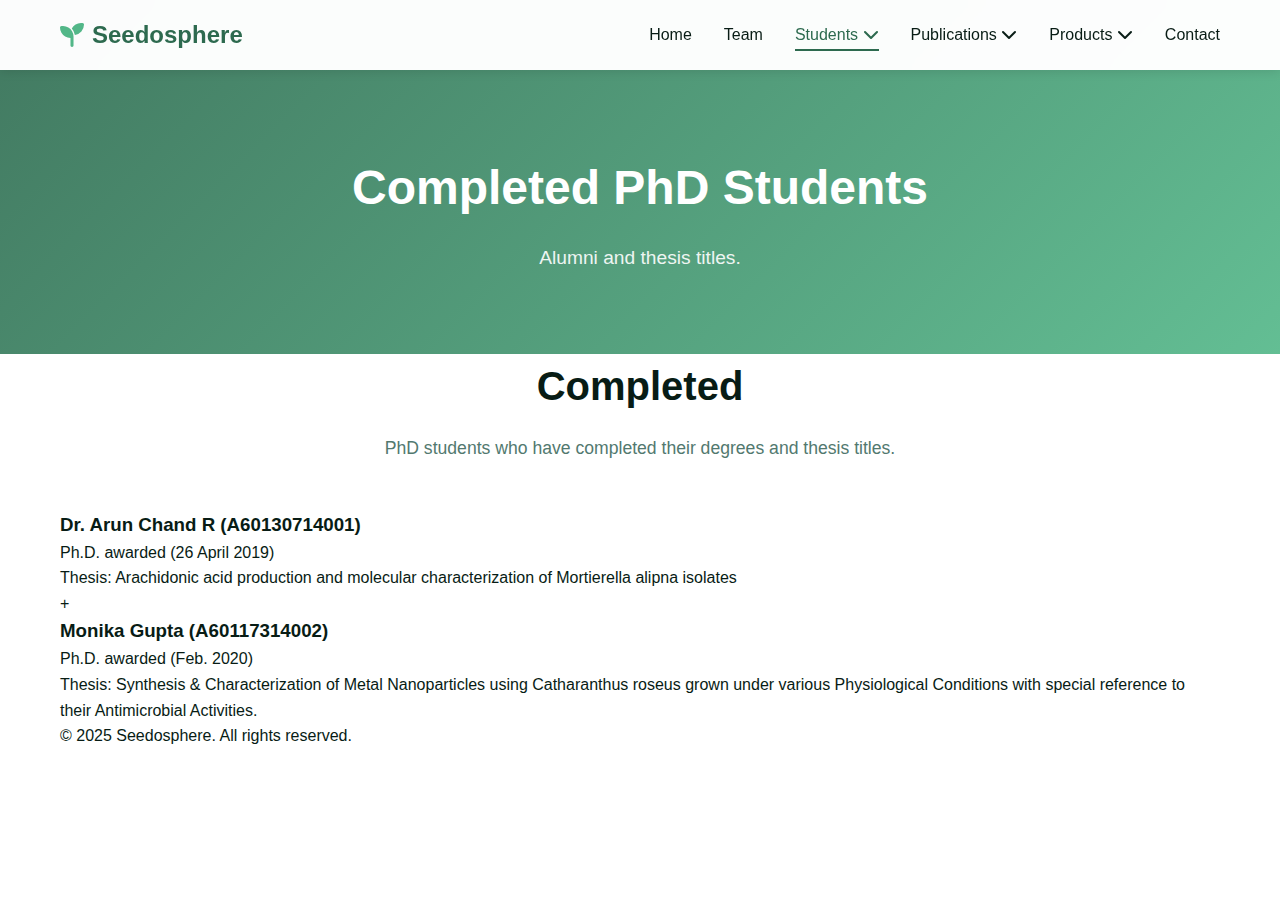
<file: students-completed.html>
<!DOCTYPE html>
<html lang="en">
<head>
    <meta charset="UTF-8">
    <meta name="viewport" content="width=device-width, initial-scale=1.0">
    <title>Completed PhD Students - Seedosphere</title>
    <link rel="stylesheet" href="styles.css">
    <link rel="stylesheet" href="https://cdnjs.cloudflare.com/ajax/libs/font-awesome/6.4.0/css/all.min.css">
</head>
<body>
    <nav class="navbar">
        <div class="container">
            <div class="nav-brand">
                <i class="fas fa-seedling"></i>
                Seedosphere
            </div>
            <ul class="nav-menu">
                <li><a href="index.html" class="nav-link">Home</a></li>
                <li><a href="team.html" class="nav-link">Team</a></li>
                <li class="nav-dropdown">
                    <a href="#" class="nav-link active">Students <i class="fas fa-chevron-down"></i></a>
                    <ul class="dropdown-menu">
                        <li><a href="students-ongoing.html">Ongoing</a></li>
                        <li><a href="students-completed.html">Completed</a></li>
                    </ul>
                </li>
                <li class="nav-dropdown"> 
                    <a href="#" class="nav-link">Publications <i class="fas fa-chevron-down"></i></a>
                    <ul class="dropdown-menu">
                        <li><a href="patents.html">Patents</a></li>
                        <li><a href="research-papers.html">Research Papers</a></li>
                        <li><a href="book-chapters.html">Book Chapters</a></li>
                    </ul>
                </li>
                <li class="nav-dropdown">
                    <a href="#" class="nav-link">Products <i class="fas fa-chevron-down"></i></a>
                    <ul class="dropdown-menu">
                        <li><a href="seedling-bucket.html">Seedling Bucket</a></li>
                        <li><a href="fruit-a-guard.html">Fruit-A-Guard</a></li>
                        <li><a href="corn-soya-media.html">Corn Soya Based Media</a></li>
                        <li><a href="orange-jelly.html">Orange Jelly</a></li>
                    </ul>
                </li>
                <li><a href="index.html#contact" class="nav-link">Contact</a></li>
            </ul>
            <div class="hamburger">
                <span></span>
                <span></span>
                <span></span>
            </div>
        </div>
    </nav>

    <section class="page-header">
        <div class="container">
            <h1>Completed PhD Students</h1>
            <p>Alumni and thesis titles.</p>
        </div>
    </section>

    <section class="projects-list container">
        <div class="section-header">
            <h2 class="section-title">Completed</h2>
            <p class="section-description">PhD students who have completed their degrees and thesis titles.</p>
        </div>

        <div class="projects-grid">
            <!-- Add completed student cards here -->
            <div class="project-card">
                <h3>Dr. Arun Chand R (A60130714001)</h3>
                <p>Ph.D. awarded (26 April 2019)</p>
                <p class="muted">Thesis: Arachidonic acid production and molecular characterization of Mortierella alipna isolates</p>
+            </div>

            <div class="project-card">
                <h3>Monika Gupta (A60117314002)</h3>
                <p>Ph.D. awarded (Feb. 2020)</p>
                <p class="muted">Thesis: Synthesis &amp; Characterization of Metal Nanoparticles using Catharanthus roseus grown under various Physiological Conditions with special reference to their Antimicrobial Activities.</p>
            </div>
        </div>
    </section>

    <footer class="site-footer">
        <div class="container">
            <p>&copy; 2025 Seedosphere. All rights reserved.</p>
        </div>
    </footer>
</body>
</html>
</file>
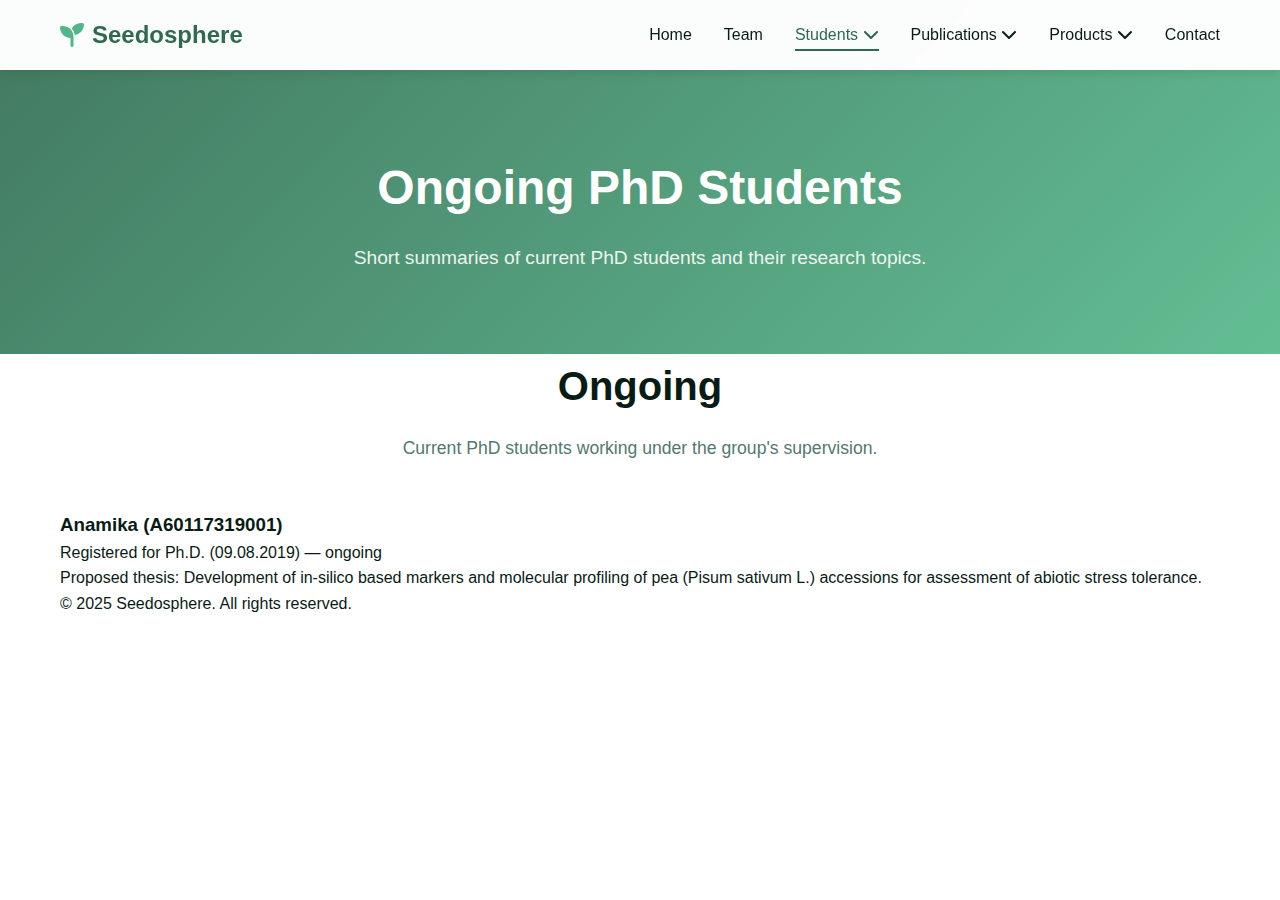
<file: students-ongoing.html>
<!DOCTYPE html>
<html lang="en">
<head>
    <meta charset="UTF-8">
    <meta name="viewport" content="width=device-width, initial-scale=1.0">
    <title>Ongoing PhD Students - Seedosphere</title>
    <link rel="stylesheet" href="styles.css">
    <link rel="stylesheet" href="https://cdnjs.cloudflare.com/ajax/libs/font-awesome/6.4.0/css/all.min.css">
</head>
<body>
    <nav class="navbar">
        <div class="container">
            <div class="nav-brand">
                <i class="fas fa-seedling"></i>
                Seedosphere
            </div>
            <ul class="nav-menu">
                <li><a href="index.html" class="nav-link">Home</a></li>
                <li><a href="team.html" class="nav-link">Team</a></li>
                <li class="nav-dropdown">
                    <a href="#" class="nav-link active">Students <i class="fas fa-chevron-down"></i></a>
                    <ul class="dropdown-menu">
                        <li><a href="students-ongoing.html">Ongoing</a></li>
                        <li><a href="students-completed.html">Completed</a></li>
                    </ul>
                </li>
                <li class="nav-dropdown">
                    <a href="#" class="nav-link">Publications <i class="fas fa-chevron-down"></i></a>
                    <ul class="dropdown-menu">
                        <li><a href="patents.html">Patents</a></li>
                        <li><a href="research-papers.html">Research Papers</a></li>
                        <li><a href="book-chapters.html">Book Chapters</a></li>
                    </ul>
                </li>
                <li class="nav-dropdown">
                    <a href="#" class="nav-link">Products <i class="fas fa-chevron-down"></i></a>
                    <ul class="dropdown-menu">
                        <li><a href="seedling-bucket.html">Seedling Bucket</a></li>
                        <li><a href="fruit-a-guard.html">Fruit-A-Guard</a></li>
                        <li><a href="corn-soya-media.html">Corn Soya Based Media</a></li>
                        <li><a href="orange-jelly.html">Orange Jelly</a></li>
                    </ul>
                </li>
                <li><a href="index.html#contact" class="nav-link">Contact</a></li>
            </ul>
            <div class="hamburger">
                <span></span>
                <span></span>
                <span></span>
            </div>
        </div>
    </nav>

    <section class="page-header">
        <div class="container">
            <h1>Ongoing PhD Students</h1>
            <p>Short summaries of current PhD students and their research topics.</p>
        </div>
    </section>

    <section class="projects-list container">
        <div class="section-header">
            <h2 class="section-title">Ongoing</h2>
            <p class="section-description">Current PhD students working under the group's supervision.</p>
        </div>

        <div class="projects-grid">
            <!-- Add student cards here -->
            
            <div class="project-card">
                <h3>Anamika (A60117319001)</h3>
                <p>Registered for Ph.D. (09.08.2019) — ongoing</p>
                <p class="muted">Proposed thesis: Development of in-silico based markers and molecular profiling of pea (Pisum sativum L.) accessions for assessment of abiotic stress tolerance.</p>
            </div>
        </div>
    </section>

    <footer class="site-footer">
        <div class="container">
            <p>&copy; 2025 Seedosphere. All rights reserved.</p>
        </div>
    </footer>
</body>
</html>
</file>
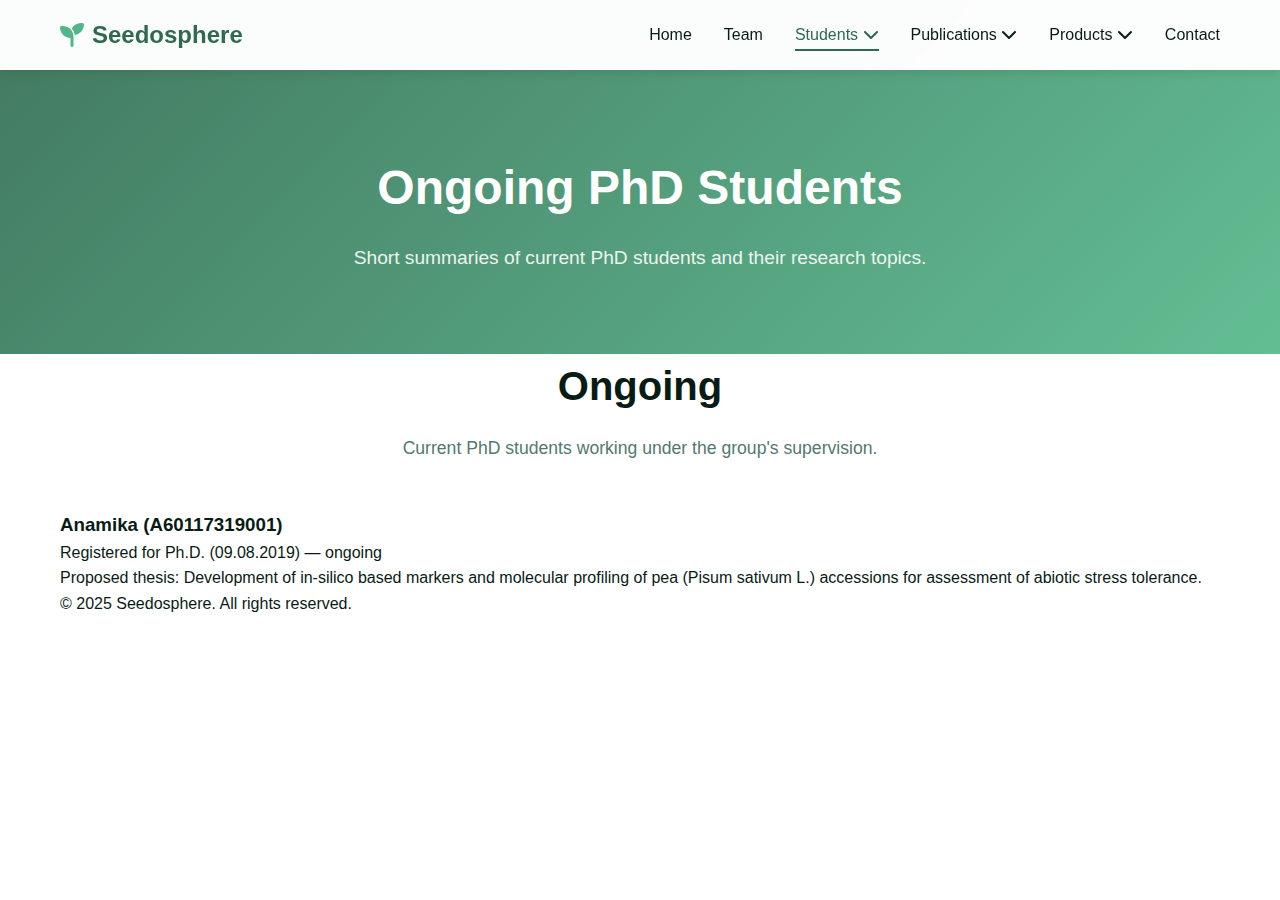
<file: students.html>
<!DOCTYPE html>
<html lang="en">
<head>
  <meta charset="utf-8">
  <meta name="viewport" content="width=device-width,initial-scale=1">
  <title>Students — Redirecting</title>
  <meta http-equiv="refresh" content="0; url=students-ongoing.html">
  <link rel="stylesheet" href="styles.css">
</head>
<body>
  <main class="container" style="padding:4rem 1rem; text-align:center;">
    <h1>Students — Overview removed</h1>
    <p>The Students overview page has been removed. You are being redirected to the ongoing students list.</p>
    <p><a href="students-ongoing.html">Click here if you are not redirected automatically</a></p>
  </main>
</body>
</html>
</file>
<file: styles.css>
/* Reset and Base Styles */
* {
    margin: 0;
    padding: 0;
    box-sizing: border-box;
}

:root {
    --primary-color: #2d6a4f;
    --primary-light: #40916c;
    --primary-dark: #1b4332;
    --secondary-color: #52b788;
    --accent-color: #74c69d;
    --text-dark: #081c15;
    --text-medium: #2d6a4f;
    --text-light: #52796f;
    --bg-light: #f8f9fa;
    --bg-white: #ffffff;
    --shadow: 0 2px 10px rgba(0, 0, 0, 0.1);
    --shadow-lg: 0 10px 30px rgba(0, 0, 0, 0.15);
    --transition: all 0.3s ease;
}

body {
    font-family: 'Segoe UI', Tahoma, Geneva, Verdana, sans-serif;
    line-height: 1.6;
    color: var(--text-dark);
    overflow-x: hidden;
}

html {
    scroll-behavior: smooth;
}

.container {
    max-width: 1200px;
    margin: 0 auto;
    padding: 0 20px;
}

.text-center {
    text-align: center;
}

/* Navigation */
.navbar {
    position: fixed;
    top: 0;
    left: 0;
    right: 0;
    background: rgba(255, 255, 255, 0.98);
    backdrop-filter: blur(10px);
    box-shadow: var(--shadow);
    z-index: 1000;
    transition: var(--transition);
}

.navbar .container {
    display: flex;
    justify-content: space-between;
    align-items: center;
    padding: 1rem 20px;
}

.nav-brand {
    font-size: 1.5rem;
    font-weight: bold;
    color: var(--primary-color);
    display: flex;
    align-items: center;
    gap: 0.5rem;
}

.nav-brand i {
    color: var(--secondary-color);
}

.nav-menu {
    display: flex;
    list-style: none;
    gap: 2rem;
    align-items: center;
}

.nav-link {
    text-decoration: none;
    color: var(--text-dark);
    font-weight: 500;
    transition: var(--transition);
    position: relative;
    padding: 0.5rem 0;
}

.nav-link.active,
.nav-link:hover {
    color: var(--primary-color);
}

.nav-link::after {
    content: '';
    position: absolute;
    bottom: 0;
    left: 0;
    width: 0;
    height: 2px;
    background: var(--primary-color);
    transition: width 0.3s ease;
}

.nav-link:hover::after,
.nav-link.active::after {
    width: 100%;
}

.nav-dropdown {
    position: relative;
}

.dropdown-menu {
    position: absolute;
    top: 100%;
    left: 0;
    background: var(--bg-white);
    box-shadow: var(--shadow-lg);
    border-radius: 8px;
    padding: 0.5rem 0;
    min-width: 200px;
    opacity: 0;
    visibility: hidden;
    transform: translateY(-10px);
    transition: var(--transition);
    list-style: none;
}

.nav-dropdown:hover .dropdown-menu {
    opacity: 1;
    visibility: visible;
    transform: translateY(0);
}

.dropdown-menu li {
    padding: 0;
}

.dropdown-menu a {
    display: block;
    padding: 0.75rem 1.5rem;
    color: var(--text-dark);
    text-decoration: none;
    transition: var(--transition);
}

.dropdown-menu a:hover {
    background: var(--bg-light);
    color: var(--primary-color);
}

.hamburger {
    display: none;
    flex-direction: column;
    cursor: pointer;
    gap: 5px;
}

.hamburger span {
    width: 25px;
    height: 3px;
    background: var(--text-dark);
    border-radius: 3px;
    transition: var(--transition);
}

/* Buttons */
.btn {
    padding: 12px 30px;
    border-radius: 50px;
    text-decoration: none;
    font-weight: 600;
    transition: var(--transition);
    display: inline-block;
    border: none;
    cursor: pointer;
    font-size: 1rem;
}

.btn-primary {
    background: var(--primary-color);
    color: var(--bg-white);
}

.btn-primary:hover {
    background: var(--primary-dark);
    transform: translateY(-2px);
    box-shadow: 0 5px 15px rgba(45, 106, 79, 0.3);
}

.btn-secondary {
    background: transparent;
    color: var(--bg-white);
    border: 2px solid var(--bg-white);
}

.btn-secondary:hover {
    background: var(--bg-white);
    color: var(--primary-color);
}

.btn-outline {
    background: transparent;
    color: var(--primary-color);
    border: 2px solid var(--primary-color);
}

.btn-outline:hover {
    background: var(--primary-color);
    color: var(--bg-white);
}

.btn-full {
    width: 100%;
}

.btn-sm {
    padding: 8px 20px;
    font-size: 0.9rem;
}

/* Hero Section */
.hero {
    min-height: 100vh;
    display: flex;
    align-items: center;
    background: linear-gradient(135deg, rgba(45, 106, 79, 0.9) 0%, rgba(82, 183, 136, 0.9) 100%),
                url('https://images.unsplash.com/photo-1625246333195-78d9c38ad449?w=1920&h=1080&fit=crop') center/cover;
    padding: 120px 0 60px;
    position: relative;
    overflow: hidden;
}

.hero-overlay {
    position: absolute;
    top: 0;
    left: 0;
    right: 0;
    bottom: 0;
    background: url('data:image/svg+xml,<svg xmlns="http://www.w3.org/2000/svg" viewBox="0 0 1440 320"><path fill="%23ffffff" fill-opacity="0.1" d="M0,96L48,112C96,128,192,160,288,160C384,160,480,128,576,122.7C672,117,768,139,864,138.7C960,139,1056,117,1152,101.3C1248,85,1344,75,1392,69.3L1440,64L1440,320L1392,320C1344,320,1248,320,1152,320C1056,320,960,320,864,320C768,320,672,320,576,320C480,320,384,320,288,320C192,320,96,320,48,320L0,320Z"></path></svg>');
    background-size: cover;
    background-position: bottom;
}

.hero-content {
    position: relative;
    z-index: 1;
    text-align: center;
    color: var(--bg-white);
}

.hero-badge {
    display: inline-block;
    padding: 8px 20px;
    background: rgba(255, 255, 255, 0.2);
    border-radius: 30px;
    font-size: 0.9rem;
    margin-bottom: 1rem;
    backdrop-filter: blur(10px);
}

.hero-title {
    font-size: 3.5rem;
    margin-bottom: 1rem;
    font-weight: 700;
}

.highlight {
    color: #ffd166;
}

.hero-subtitle {
    font-size: 1.5rem;
    margin-bottom: 1rem;
    opacity: 0.95;
}

.hero-description {
    font-size: 1.1rem;
    margin-bottom: 2rem;
    opacity: 0.9;
    max-width: 700px;
    margin-left: auto;
    margin-right: auto;
}

.hero-buttons {
    display: flex;
    gap: 1rem;
    justify-content: center;
    flex-wrap: wrap;
}

.hero-scroll {
    position: absolute;
    bottom: 30px;
    left: 50%;
    transform: translateX(-50%);
    color: var(--bg-white);
    font-size: 2rem;
    animation: bounce 2s infinite;
}

@keyframes bounce {
    0%, 20%, 50%, 80%, 100% {
        transform: translateX(-50%) translateY(0);
    }
    40% {
        transform: translateX(-50%) translateY(-20px);
    }
    60% {
        transform: translateX(-50%) translateY(-10px);
    }
}

/* Section Styles */
section {
    padding: 80px 0;
}

.section-badge {
    display: inline-block;
    padding: 6px 16px;
    background: var(--accent-color);
    color: var(--bg-white);
    border-radius: 20px;
    font-size: 0.85rem;
    font-weight: 600;
    margin-bottom: 1rem;
    text-transform: uppercase;
    letter-spacing: 1px;
}

.section-header {
    text-align: center;
    margin-bottom: 3rem;
}

.section-title {
    font-size: 2.5rem;
    margin-bottom: 1rem;
    color: var(--text-dark);
}

.section-description {
    font-size: 1.1rem;
    color: var(--text-light);
    max-width: 700px;
    margin: 0 auto;
}

/* About Section */
.about-content {
    display: grid;
    grid-template-columns: 1fr 1.5fr;
    gap: 3rem;
    align-items: start;
}

.about-image-grid {
    display: grid;
    grid-template-columns: 1fr;
    gap: 1.5rem;
}

.about-img {
    width: 100%;
    height: 250px;
    object-fit: cover;
    border-radius: 12px;
    box-shadow: var(--shadow-lg);
    transition: var(--transition);
}

.about-img:hover {
    transform: scale(1.05);
    box-shadow: 0 15px 40px rgba(0, 0, 0, 0.2);
}

.about-text h3 {
    font-size: 1.8rem;
    margin-bottom: 1rem;
    color: var(--primary-color);
}

.about-text p {
    color: var(--text-light);
    margin-bottom: 1.5rem;
    line-height: 1.8;
}

.about-features {
    display: grid;
    grid-template-columns: repeat(auto-fit, minmax(200px, 1fr));
    gap: 1.5rem;
    margin-top: 2rem;
}

.feature {
    text-align: center;
    padding: 1.5rem;
    background: var(--bg-white);
    border-radius: 12px;
    box-shadow: var(--shadow);
    transition: var(--transition);
}

.feature:hover {
    transform: translateY(-5px);
    box-shadow: var(--shadow-lg);
}

.feature i {
    font-size: 2.5rem;
    color: var(--primary-color);
    margin-bottom: 1rem;
}

.feature h4 {
    font-size: 1.2rem;
    margin-bottom: 0.5rem;
    color: var(--text-dark);
}

.feature p {
    font-size: 0.9rem;
    color: var(--text-light);
}

.about-stats {
    display: grid;
    grid-template-columns: repeat(2, 1fr);
    gap: 1.5rem;
}

.stat-card {
    background: var(--bg-white);
    padding: 2rem;
    border-radius: 12px;
    box-shadow: var(--shadow);
    text-align: center;
    transition: var(--transition);
}

.stat-card:hover {
    transform: translateY(-5px);
    box-shadow: var(--shadow-lg);
}

.stat-card i {
    font-size: 2.5rem;
    color: var(--primary-color);
    margin-bottom: 1rem;
}

.stat-card h3 {
    font-size: 2.5rem;
    color: var(--primary-color);
    margin-bottom: 0.5rem;
}

.stat-card p {
    color: var(--text-light);
}

/* Research Areas */
.research-areas {
    background: var(--bg-light);
}

.areas-grid {
    display: grid;
    grid-template-columns: repeat(auto-fit, minmax(300px, 1fr));
    gap: 2rem;
}

.area-card {
    background: var(--bg-white);
    padding: 2rem;
    border-radius: 12px;
    box-shadow: var(--shadow);
    transition: var(--transition);
}

.area-card:hover {
    transform: translateY(-10px);
    box-shadow: var(--shadow-lg);
}

.area-icon {
    width: 70px;
    height: 70px;
    background: linear-gradient(135deg, var(--primary-color), var(--secondary-color));
    border-radius: 50%;
    display: flex;
    align-items: center;
    justify-content: center;
    margin-bottom: 1.5rem;
}

.area-icon i {
    font-size: 2rem;
    color: var(--bg-white);
}

.area-card h3 {
    font-size: 1.4rem;
    margin-bottom: 1rem;
    color: var(--text-dark);
}

.area-card p {
    color: var(--text-light);
    line-height: 1.6;
}

/* Products Grid */
.products-grid {
    display: grid;
    grid-template-columns: repeat(auto-fit, minmax(450px, 1fr));
    gap: 3rem;
}

.product-card {
    background: var(--bg-white);
    border-radius: 15px;
    overflow: hidden;
    box-shadow: var(--shadow-lg);
    transition: var(--transition);
}

.product-card:hover {
    transform: translateY(-10px);
    box-shadow: 0 15px 40px rgba(0, 0, 0, 0.2);
}

.product-image {
    height: 250px;
    background: linear-gradient(135deg, var(--primary-color), var(--secondary-color));
    display: flex;
    align-items: center;
    justify-content: center;
    color: var(--bg-white);
    font-size: 5rem;
}

.product-content {
    padding: 2rem;
}

.product-content h3 {
    font-size: 1.8rem;
    margin-bottom: 1rem;
    color: var(--text-dark);
}

.product-content > p {
    color: var(--text-light);
    margin-bottom: 1.5rem;
    line-height: 1.7;
}

.product-features {
    list-style: none;
    margin-bottom: 1.5rem;
}

.product-features li {
    padding: 0.5rem 0;
    color: var(--text-light);
    display: flex;
    align-items: center;
    gap: 0.5rem;
}

.product-features i {
    color: var(--secondary-color);
}

/* Publications Preview */
.publications-preview {
    background: var(--bg-light);
}

.publications-grid {
    display: grid;
    grid-template-columns: repeat(auto-fit, minmax(320px, 1fr));
    gap: 2rem;
}

.publication-card {
    background: var(--bg-white);
    padding: 2rem;
    border-radius: 12px;
    box-shadow: var(--shadow);
    transition: var(--transition);
}

.publication-card:hover {
    transform: translateY(-5px);
    box-shadow: var(--shadow-lg);
}

.publication-type {
    display: inline-flex;
    align-items: center;
    gap: 0.5rem;
    padding: 6px 12px;
    border-radius: 20px;
    font-size: 0.85rem;
    font-weight: 600;
    margin-bottom: 1rem;
}

.publication-type.patent {
    background: #fff3cd;
    color: #856404;
}

.publication-type.research {
    background: #d1ecf1;
    color: #0c5460;
}

.publication-card h3 {
    font-size: 1.3rem;
    margin-bottom: 0.5rem;
    color: var(--text-dark);
}

.publication-meta {
    font-size: 0.9rem;
    color: var(--text-light);
    margin-bottom: 1rem;
}

.publication-card p {
    color: var(--text-light);
    line-height: 1.6;
    margin-bottom: 1rem;
}

.publication-link {
    color: var(--primary-color);
    text-decoration: none;
    font-weight: 600;
    transition: var(--transition);
}

.publication-link:hover {
    color: var(--primary-dark);
}

/* Contact Section */
.contact {
    background: var(--bg-light);
}

.contact-content {
    display: grid;
    grid-template-columns: 1fr 1.5fr;
    gap: 3rem;
}

.contact-info {
    display: grid;
    grid-template-columns: repeat(auto-fit, minmax(200px, 1fr));
    gap: 1.5rem;
}

.contact-card {
    background: var(--bg-white);
    padding: 1.5rem;
    border-radius: 12px;
    box-shadow: var(--shadow);
    text-align: center;
}

.contact-card i {
    font-size: 2rem;
    color: var(--primary-color);
    margin-bottom: 1rem;
}

.contact-card h3 {
    font-size: 1.1rem;
    margin-bottom: 0.5rem;
    color: var(--text-dark);
}

.contact-card p {
    font-size: 0.9rem;
    color: var(--text-light);
}

.contact-form-wrapper {
    background: var(--bg-white);
    padding: 2rem;
    border-radius: 12px;
    box-shadow: var(--shadow);
}

.contact-form {
    display: flex;
    flex-direction: column;
    gap: 1rem;
}

.form-row {
    display: grid;
    grid-template-columns: repeat(2, 1fr);
    gap: 1rem;
}

.form-group input,
.form-group textarea {
    width: 100%;
    padding: 15px;
    border: 2px solid #e5e7eb;
    border-radius: 10px;
    font-family: inherit;
    font-size: 1rem;
    transition: var(--transition);
}

.form-group input:focus,
.form-group textarea:focus {
    outline: none;
    border-color: var(--primary-color);
}

.form-group textarea {
    resize: vertical;
    min-height: 150px;
}

/* Footer */
.footer {
    background: var(--text-dark);
    color: var(--bg-white);
    padding: 3rem 0 1rem;
}

.footer-content {
    display: grid;
    grid-template-columns: repeat(auto-fit, minmax(250px, 1fr));
    gap: 2rem;
    margin-bottom: 2rem;
}

.footer-section h3,
.footer-section h4 {
    margin-bottom: 1rem;
    color: var(--bg-white);
}

.footer-section p {
    color: rgba(255, 255, 255, 0.8);
    line-height: 1.6;
    margin-bottom: 1rem;
}

.footer-section ul {
    list-style: none;
}

.footer-section ul li {
    margin-bottom: 0.5rem;
}

.footer-section ul li a,
.footer-section ul li {
    color: rgba(255, 255, 255, 0.8);
    text-decoration: none;
    transition: var(--transition);
}

.footer-section ul li a:hover {
    color: var(--secondary-color);
}

.social-links {
    display: flex;
    gap: 1rem;
    margin-top: 1rem;
}

.social-links a {
    width: 40px;
    height: 40px;
    border-radius: 50%;
    background: rgba(255, 255, 255, 0.1);
    display: flex;
    align-items: center;
    justify-content: center;
    color: var(--bg-white);
    text-decoration: none;
    transition: var(--transition);
}

.social-links a:hover {
    background: var(--secondary-color);
    transform: translateY(-3px);
}

.footer-bottom {
    text-align: center;
    padding-top: 2rem;
    border-top: 1px solid rgba(255, 255, 255, 0.1);
}

.footer-bottom p {
    color: rgba(255, 255, 255, 0.7);
}

/* Page Header */
.page-header {
    background: linear-gradient(135deg, rgba(45, 106, 79, 0.9) 0%, rgba(82, 183, 136, 0.9) 100%),
                url('https://images.unsplash.com/photo-1574943320219-553eb213f72d?w=1920&h=600&fit=crop') center/cover;
    padding: 150px 0 80px;
    text-align: center;
    color: var(--bg-white);
}

.page-header h1 {
    font-size: 3rem;
    margin-bottom: 1rem;
}

.page-header p {
    font-size: 1.2rem;
    opacity: 0.9;
}

/* Team Page */
.team-intro {
    padding: 60px 0;
}

.team-section {
    padding: 60px 0;
}

.team-section.alt-bg {
    background: var(--bg-light);
}

.team-category-title {
    text-align: center;
    font-size: 2rem;
    margin-bottom: 3rem;
    color: var(--primary-color);
}

.team-grid {
    display: grid;
    grid-template-columns: repeat(auto-fit, minmax(300px, 1fr));
    gap: 2rem;
}

.team-member {
    background: var(--bg-white);
    border-radius: 12px;
    overflow: hidden;
    box-shadow: var(--shadow);
    transition: var(--transition);
}

.team-member:hover {
    transform: translateY(-10px);
    box-shadow: var(--shadow-lg);
}

.member-image {
    height: 250px;
    background: linear-gradient(135deg, var(--primary-color), var(--secondary-color));
    display: flex;
    align-items: center;
    justify-content: center;
    font-size: 5rem;
    color: var(--bg-white);
}

.member-info {
    padding: 2rem;
}

.member-info h3 {
    font-size: 1.5rem;
    margin-bottom: 0.5rem;
    color: var(--text-dark);
}

.member-role {
    color: var(--primary-color);
    font-weight: 600;
    margin-bottom: 1rem;
    font-size: 1.1rem;
}

.member-bio {
    color: var(--text-light);
    margin-bottom: 1rem;
    line-height: 1.6;
}

.member-expertise {
    display: flex;
    flex-wrap: wrap;
    gap: 0.5rem;
    margin-bottom: 1rem;
}

.expertise-tag {
    padding: 5px 12px;
    background: var(--bg-light);
    border-radius: 15px;
    font-size: 0.85rem;
    color: var(--primary-color);
    font-weight: 500;
}

.member-social {
    display: flex;
    gap: 0.5rem;
}

.member-social a {
    width: 35px;
    height: 35px;
    border-radius: 50%;
    background: var(--bg-light);
    display: flex;
    align-items: center;
    justify-content: center;
    color: var(--primary-color);
    text-decoration: none;
    transition: var(--transition);
}

.member-social a:hover {
    background: var(--primary-color);
    color: var(--bg-white);
}

/* Join Team CTA */
.join-team {
    background: linear-gradient(135deg, var(--primary-color), var(--secondary-color));
    padding: 80px 0;
    text-align: center;
    color: var(--bg-white);
}

.cta-content h2 {
    font-size: 2.5rem;
    margin-bottom: 1rem;
}

.cta-content p {
    font-size: 1.1rem;
    margin-bottom: 2rem;
    opacity: 0.9;
}

/* Publications Pages */
.filter-section {
    padding: 40px 0;
    background: var(--bg-light);
}

.filter-controls {
    display: flex;
    justify-content: center;
    gap: 1rem;
    flex-wrap: wrap;
}

.filter-btn {
    padding: 10px 25px;
    background: var(--bg-white);
    border: 2px solid var(--primary-color);
    color: var(--primary-color);
    border-radius: 30px;
    cursor: pointer;
    transition: var(--transition);
    font-weight: 600;
}

.filter-btn.active,
.filter-btn:hover {
    background: var(--primary-color);
    color: var(--bg-white);
}

.publications-listing {
    padding: 60px 0;
}

.publication-detail-card {
    background: var(--bg-white);
    padding: 2.5rem;
    border-radius: 12px;
    box-shadow: var(--shadow);
    margin-bottom: 2rem;
}

.publication-header {
    display: flex;
    justify-content: space-between;
    align-items: center;
    margin-bottom: 1.5rem;
    flex-wrap: wrap;
    gap: 1rem;
}

.publication-status {
    padding: 6px 16px;
    border-radius: 20px;
    font-size: 0.85rem;
    font-weight: 600;
}

.publication-status.granted {
    background: #d4edda;
    color: #155724;
}

.publication-status.filed {
    background: #fff3cd;
    color: #856404;
}

.publication-status.pending {
    background: #d1ecf1;
    color: #0c5460;
}

.publication-status.published {
    background: #d4edda;
    color: #155724;
}

.publication-detail-card h2 {
    font-size: 2rem;
    margin-bottom: 1rem;
    color: var(--text-dark);
}

.publication-meta-info {
    display: flex;
    flex-wrap: wrap;
    gap: 1.5rem;
    margin-bottom: 1rem;
    color: var(--text-light);
    font-size: 0.95rem;
}

.publication-meta-info span {
    display: flex;
    align-items: center;
    gap: 0.5rem;
}

.publication-authors {
    color: var(--text-light);
    margin-bottom: 1.5rem;
}

.publication-abstract {
    line-height: 1.8;
    color: var(--text-light);
    margin-bottom: 1.5rem;
}

.publication-highlights {
    margin-bottom: 1.5rem;
}

.publication-highlights h4 {
    color: var(--primary-color);
    margin-bottom: 1rem;
}

.publication-highlights ul {
    list-style-position: inside;
    color: var(--text-light);
    line-height: 1.8;
}

.publication-tags {
    display: flex;
    flex-wrap: wrap;
    gap: 0.5rem;
    margin-bottom: 1.5rem;
}

.tag {
    padding: 6px 14px;
    background: var(--bg-light);
    border-radius: 20px;
    font-size: 0.85rem;
    color: var(--primary-color);
    font-weight: 500;
}

.publication-actions {
    display: flex;
    gap: 1rem;
    flex-wrap: wrap;
}

.cta-section {
    background: linear-gradient(135deg, var(--primary-color), var(--secondary-color));
    padding: 80px 0;
    text-align: center;
    color: var(--bg-white);
}

.cta-section h2 {
    font-size: 2.5rem;
    margin-bottom: 1rem;
}

.cta-section p {
    font-size: 1.1rem;
    margin-bottom: 2rem;
    opacity: 0.9;
}

/* Product Pages */
.product-hero {
    background: linear-gradient(135deg, rgba(45, 106, 79, 0.9), rgba(82, 183, 136, 0.9)),
                url('https://images.unsplash.com/photo-1530836369250-ef72a3f5cda8?w=1920&h=1080&fit=crop') center/cover;
    padding: 150px 0 80px;
    color: var(--bg-white);
}

.product-hero.alt-color {
    background: linear-gradient(135deg, rgba(30, 77, 43, 0.9), rgba(82, 183, 136, 0.9)),
                url('https://images.unsplash.com/photo-1568702846914-96b305d2aaeb?w=1920&h=1080&fit=crop') center/cover;
}

.product-hero-content {
    display: grid;
    grid-template-columns: 1fr 1fr;
    gap: 4rem;
    align-items: center;
}

.product-badge {
    display: inline-block;
    padding: 8px 20px;
    background: rgba(255, 255, 255, 0.2);
    border-radius: 30px;
    font-size: 0.9rem;
    margin-bottom: 1rem;
    backdrop-filter: blur(10px);
}

.product-hero h1 {
    font-size: 3.5rem;
    margin-bottom: 1rem;
}

.product-tagline {
    font-size: 1.2rem;
    margin-bottom: 2rem;
    opacity: 0.95;
    line-height: 1.6;
}

.product-hero-stats {
    display: flex;
    gap: 2rem;
    margin-bottom: 2rem;
}

.hero-stat {
    text-align: center;
}

.hero-stat h3 {
    font-size: 2.5rem;
    margin-bottom: 0.5rem;
}

.hero-stat p {
    font-size: 0.9rem;
    opacity: 0.9;
}

.product-hero-buttons {
    display: flex;
    gap: 1rem;
}

.product-image-placeholder {
    width: 100%;
    height: 400px;
    background: rgba(255, 255, 255, 0.1);
    border-radius: 20px;
    display: flex;
    align-items: center;
    justify-content: center;
    font-size: 10rem;
    backdrop-filter: blur(10px);
}

.product-image-placeholder.alt-icon {
    font-size: 12rem;
}

.product-problem {
    padding: 80px 0;
}

.problem-grid {
    display: grid;
    grid-template-columns: repeat(auto-fit, minmax(250px, 1fr));
    gap: 2rem;
}

.problem-card {
    background: #fff5f5;
    padding: 2rem;
    border-radius: 12px;
    text-align: center;
    border: 2px solid #feb2b2;
}

.problem-card i {
    font-size: 3rem;
    color: #e53e3e;
    margin-bottom: 1rem;
}

.problem-card h3 {
    font-size: 1.3rem;
    margin-bottom: 1rem;
    color: var(--text-dark);
}

.problem-card p {
    color: var(--text-light);
    line-height: 1.6;
}

.product-solution {
    padding: 80px 0;
    background: var(--bg-light);
}

.solution-content {
    display: grid;
    grid-template-columns: 1fr 1fr;
    gap: 4rem;
    align-items: center;
}

.solution-content.reverse {
    direction: rtl;
}

.solution-content.reverse > * {
    direction: ltr;
}

.solution-text h2 {
    font-size: 2.5rem;
    margin-bottom: 1.5rem;
    color: var(--text-dark);
}

.solution-text p {
    color: var(--text-light);
    line-height: 1.8;
    margin-bottom: 1.5rem;
}

.solution-highlights {
    margin-top: 2rem;
}

.highlight-item {
    display: flex;
    align-items: center;
    gap: 1rem;
    margin-bottom: 1rem;
}

.highlight-item i {
    color: var(--secondary-color);
    font-size: 1.5rem;
}

.highlight-item span {
    color: var(--text-light);
    font-weight: 500;
}

.solution-image-placeholder {
    width: 100%;
    height: 400px;
    background: linear-gradient(135deg, var(--primary-color), var(--secondary-color));
    border-radius: 20px;
    display: flex;
    align-items: center;
    justify-content: center;
    font-size: 10rem;
    color: var(--bg-white);
}

.solution-image-placeholder.alt-icon {
    font-size: 12rem;
}

.product-features {
    padding: 80px 0;
}

.features-grid {
    display: grid;
    grid-template-columns: repeat(auto-fit, minmax(300px, 1fr));
    gap: 2rem;
}

.feature-card {
    background: var(--bg-white);
    padding: 2rem;
    border-radius: 12px;
    box-shadow: var(--shadow);
    transition: var(--transition);
}

.feature-card:hover {
    transform: translateY(-10px);
    box-shadow: var(--shadow-lg);
}

.feature-icon {
    width: 70px;
    height: 70px;
    background: linear-gradient(135deg, var(--primary-color), var(--secondary-color));
    border-radius: 50%;
    display: flex;
    align-items: center;
    justify-content: center;
    margin-bottom: 1.5rem;
}

.feature-icon i {
    font-size: 2rem;
    color: var(--bg-white);
}

.feature-card h3 {
    font-size: 1.4rem;
    margin-bottom: 1rem;
    color: var(--text-dark);
}

.feature-card p {
    color: var(--text-light);
    line-height: 1.6;
}

.product-specifications {
    padding: 80px 0;
    background: var(--bg-light);
}

.specs-content {
    display: grid;
    grid-template-columns: repeat(auto-fit, minmax(300px, 1fr));
    gap: 2rem;
}

.specs-column h3 {
    font-size: 1.5rem;
    margin-bottom: 1.5rem;
    color: var(--primary-color);
}

.specs-list {
    list-style: none;
}

.specs-list li {
    padding: 0.75rem 0;
    border-bottom: 1px solid #e5e7eb;
    color: var(--text-light);
}

.specs-list li:last-child {
    border-bottom: none;
}

.specs-list strong {
    color: var(--text-dark);
}

.product-benefits {
    padding: 80px 0;
}

.benefits-grid {
    display: grid;
    grid-template-columns: repeat(auto-fit, minmax(250px, 1fr));
    gap: 2rem;
}

.benefit-card {
    background: var(--bg-white);
    padding: 2rem;
    border-radius: 12px;
    box-shadow: var(--shadow);
    text-align: center;
    transition: var(--transition);
}

.benefit-card:hover {
    transform: translateY(-10px);
    box-shadow: var(--shadow-lg);
}

.benefit-card i {
    font-size: 3rem;
    color: var(--primary-color);
    margin-bottom: 1rem;
}

.benefit-card h3 {
    font-size: 1.4rem;
    margin-bottom: 1rem;
    color: var(--text-dark);
}

.benefit-card p {
    color: var(--text-light);
    line-height: 1.6;
}

.product-research {
    padding: 80px 0;
    background: var(--bg-light);
}

.research-content {
    display: grid;
    grid-template-columns: 1fr 1.5fr;
    gap: 3rem;
    align-items: center;
}

.research-stats {
    display: grid;
    grid-template-columns: repeat(2, 1fr);
    gap: 1.5rem;
}

.research-stat {
    background: var(--bg-white);
    padding: 2rem;
    border-radius: 12px;
    box-shadow: var(--shadow);
    text-align: center;
}

.research-stat h3 {
    font-size: 2.5rem;
    color: var(--primary-color);
    margin-bottom: 0.5rem;
}

.research-stat p {
    color: var(--text-light);
}

.research-text h3 {
    font-size: 1.8rem;
    margin-bottom: 1rem;
    color: var(--primary-color);
}

.research-text p {
    color: var(--text-light);
    line-height: 1.8;
    margin-bottom: 1.5rem;
}

.product-applications {
    padding: 80px 0;
}

.applications-grid {
    display: grid;
    grid-template-columns: repeat(auto-fit, minmax(300px, 1fr));
    gap: 2rem;
}

.application-card {
    background: var(--bg-white);
    padding: 2rem;
    border-radius: 12px;
    box-shadow: var(--shadow);
    text-align: center;
    transition: var(--transition);
}

.application-card:hover {
    transform: translateY(-10px);
    box-shadow: var(--shadow-lg);
}

.application-card i {
    font-size: 3rem;
    color: var(--primary-color);
    margin-bottom: 1rem;
}

.application-card h3 {
    font-size: 1.4rem;
    margin-bottom: 1rem;
    color: var(--text-dark);
}

.application-card p {
    color: var(--text-light);
    line-height: 1.6;
}

.product-cta {
    background: linear-gradient(135deg, var(--primary-color), var(--secondary-color));
    padding: 80px 0;
    text-align: center;
    color: var(--bg-white);
}

.product-cta h2 {
    font-size: 2.5rem;
    margin-bottom: 1rem;
}

.product-cta p {
    font-size: 1.1rem;
    margin-bottom: 2rem;
    opacity: 0.9;
}

.cta-buttons {
    display: flex;
    justify-content: center;
    gap: 1rem;
    flex-wrap: wrap;
}

/* How It Works */
.product-howto {
    padding: 80px 0;
    background: var(--bg-light);
}

.howto-steps {
    display: flex;
    align-items: center;
    justify-content: center;
    gap: 1rem;
    flex-wrap: wrap;
}

.step-card {
    background: var(--bg-white);
    padding: 2rem;
    border-radius: 12px;
    box-shadow: var(--shadow);
    text-align: center;
    width: 220px;
    position: relative;
}

.step-number {
    position: absolute;
    top: -15px;
    left: 50%;
    transform: translateX(-50%);
    width: 40px;
    height: 40px;
    background: var(--primary-color);
    color: var(--bg-white);
    border-radius: 50%;
    display: flex;
    align-items: center;
    justify-content: center;
    font-weight: bold;
    font-size: 1.2rem;
}

.step-icon {
    font-size: 3rem;
    color: var(--secondary-color);
    margin: 1.5rem 0 1rem;
}

.step-card h3 {
    font-size: 1.2rem;
    margin-bottom: 0.5rem;
    color: var(--text-dark);
}

.step-card p {
    font-size: 0.9rem;
    color: var(--text-light);
    line-height: 1.5;
}

.step-arrow {
    font-size: 2rem;
    color: var(--primary-color);
}

/* Testimonials */
.product-testimonials {
    padding: 80px 0;
}

.testimonials-grid {
    display: grid;
    grid-template-columns: repeat(auto-fit, minmax(300px, 1fr));
    gap: 2rem;
}

.testimonial-card {
    background: var(--bg-white);
    padding: 2rem;
    border-radius: 12px;
    box-shadow: var(--shadow);
}

.testimonial-rating {
    color: #fbbf24;
    margin-bottom: 1rem;
}

.testimonial-text {
    color: var(--text-light);
    line-height: 1.8;
    margin-bottom: 1.5rem;
    font-style: italic;
}

.testimonial-author strong {
    display: block;
    color: var(--text-dark);
    margin-bottom: 0.25rem;
}

.testimonial-author span {
    color: var(--text-light);
    font-size: 0.9rem;
}

/* Responsive Design */
@media (max-width: 1024px) {
    .product-hero-content,
    .solution-content,
    .about-content,
    .contact-content,
    .research-content {
        grid-template-columns: 1fr;
    }

    .products-grid {
        grid-template-columns: 1fr;
    }
}

@media (max-width: 768px) {
    .hamburger {
        display: flex;
    }

    .nav-menu {
        position: fixed;
        left: -100%;
        top: 70px;
        flex-direction: column;
        background: var(--bg-white);
        width: 100%;
        text-align: center;
        transition: left 0.3s ease;
        box-shadow: var(--shadow);
        padding: 2rem 0;
        align-items: stretch;
    }

    .nav-menu.active {
        left: 0;
    }

    .nav-dropdown .dropdown-menu {
        position: static;
        opacity: 1;
        visibility: visible;
        transform: none;
        box-shadow: none;
        background: var(--bg-light);
        margin-top: 0.5rem;
    }

    .hero-title {
        font-size: 2.5rem;
    }

    .section-title {
        font-size: 2rem;
    }

    .product-hero h1 {
        font-size: 2.5rem;
    }

    .product-hero-stats {
        flex-wrap: wrap;
    }

    .product-hero-buttons {
        flex-direction: column;
    }

    .howto-steps {
        flex-direction: column;
    }

    .step-arrow {
        transform: rotate(90deg);
    }

    .about-stats {
        grid-template-columns: 1fr;
    }

    .hero-buttons,
    .cta-buttons {
        flex-direction: column;
    }

    .form-row {
        grid-template-columns: 1fr;
    }

    .specs-content {
        grid-template-columns: 1fr;
    }

    .research-stats {
        grid-template-columns: repeat(2, 1fr);
    }
}

@media (max-width: 480px) {
    .hero-title {
        font-size: 2rem;
    }

    .section-title {
        font-size: 1.75rem;
    }

    .areas-grid,
    .features-grid,
    .benefits-grid,
    .applications-grid {
        grid-template-columns: 1fr;
    }

    .product-image-placeholder,
    .solution-image-placeholder {
        height: 300px;
        font-size: 6rem;
    }

    .research-stats {
        grid-template-columns: 1fr;
    }
}
</file>
